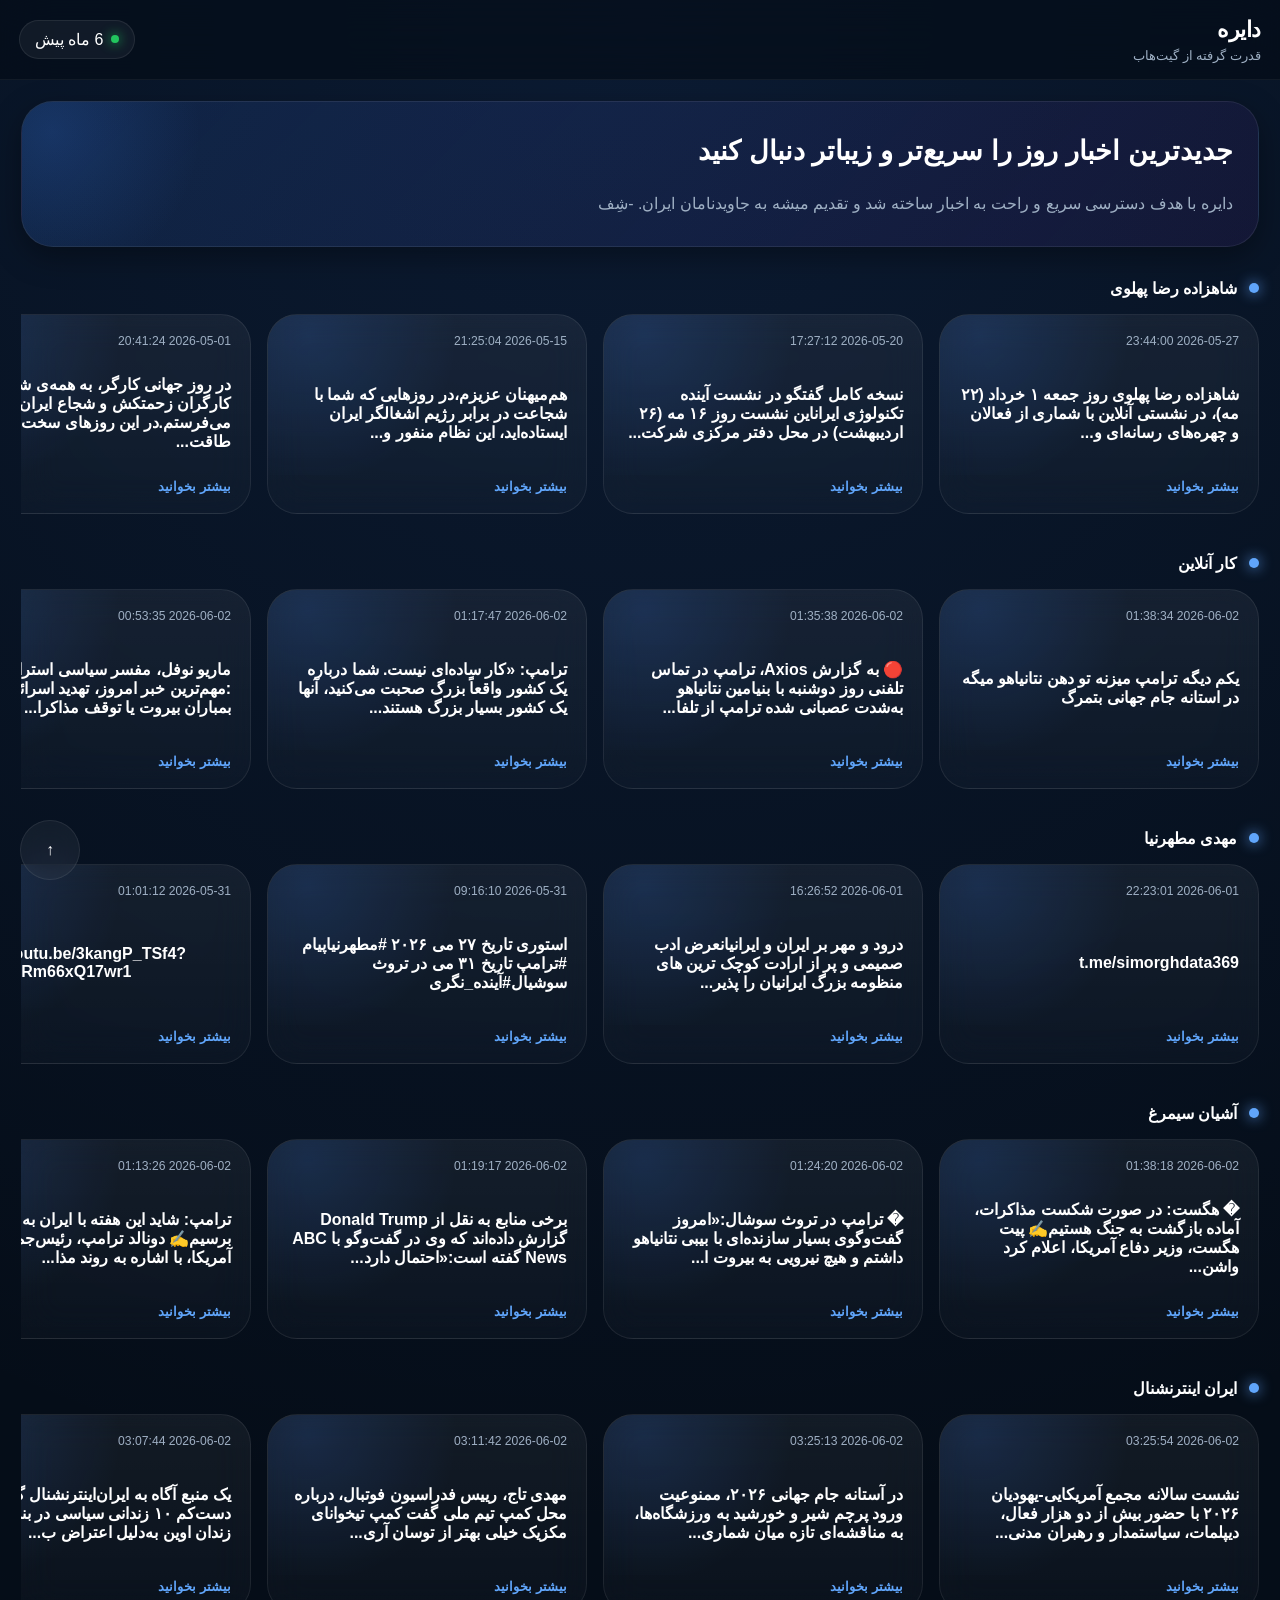
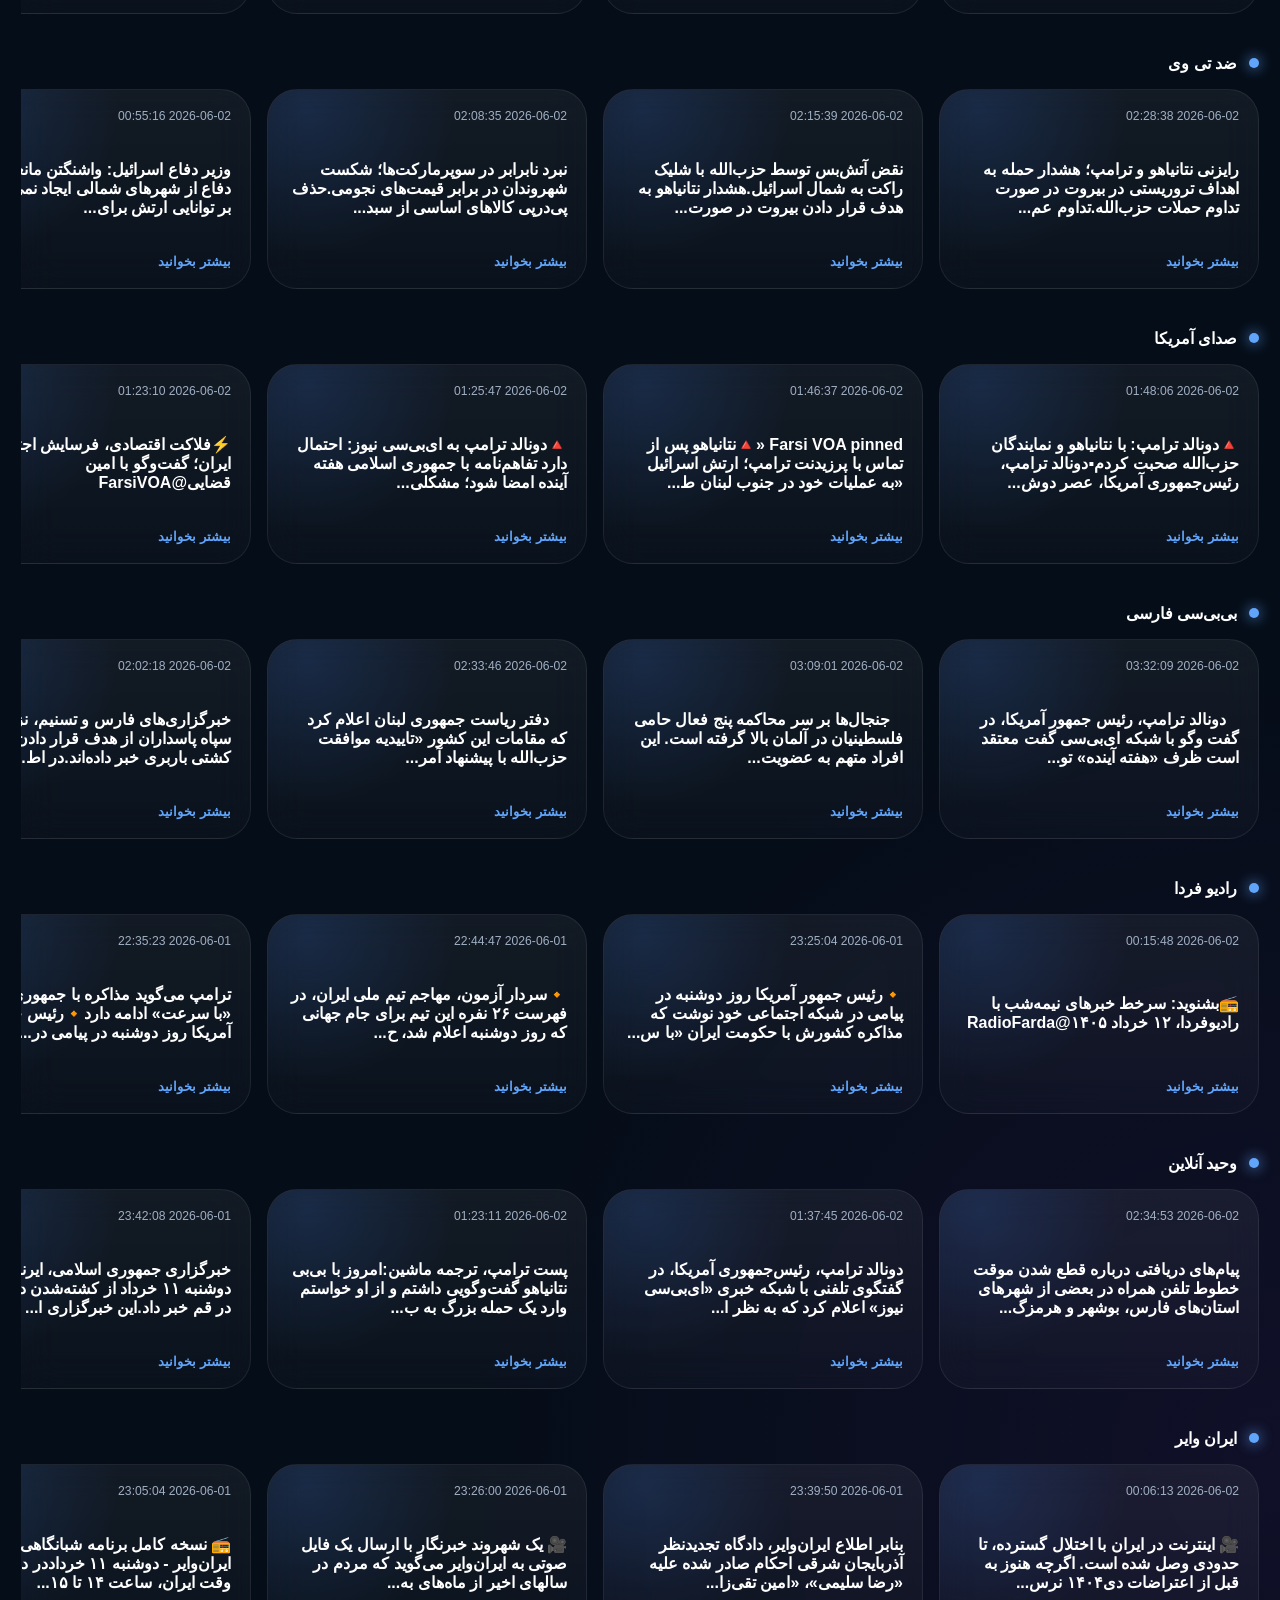
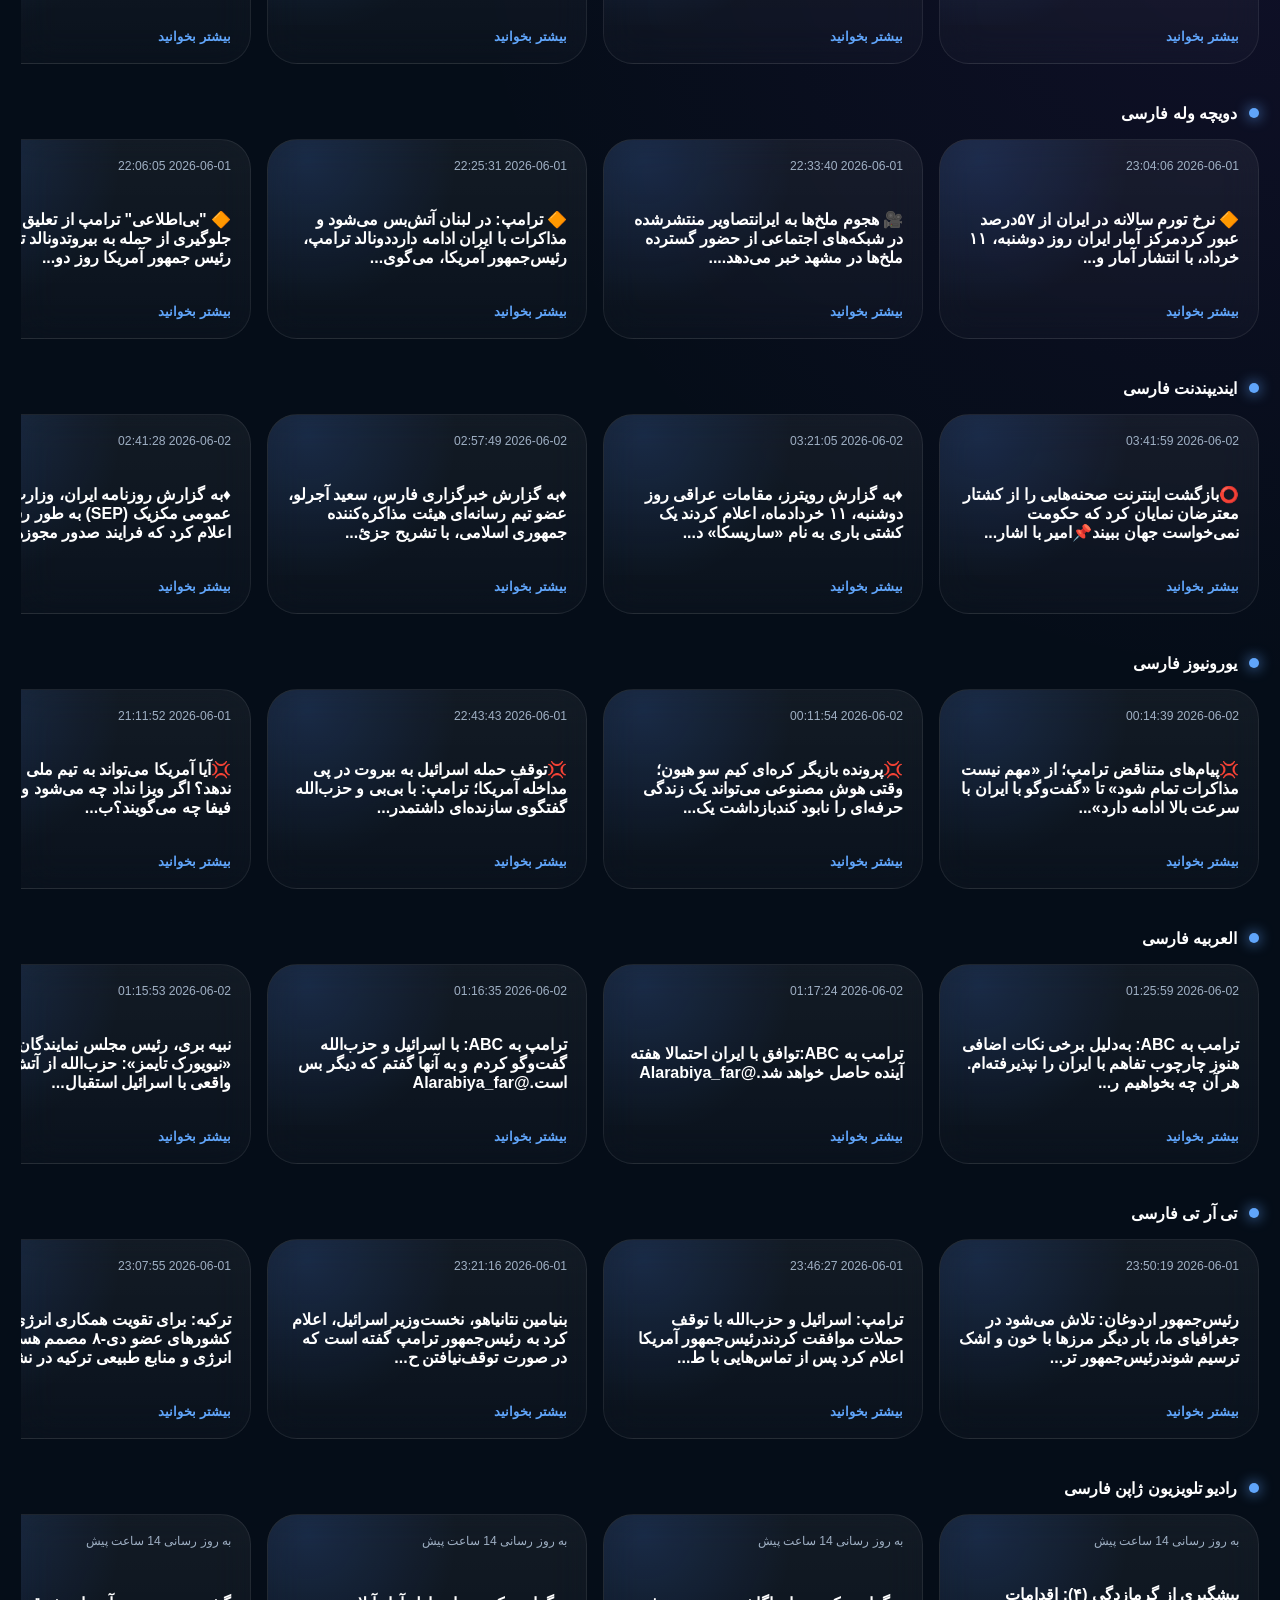
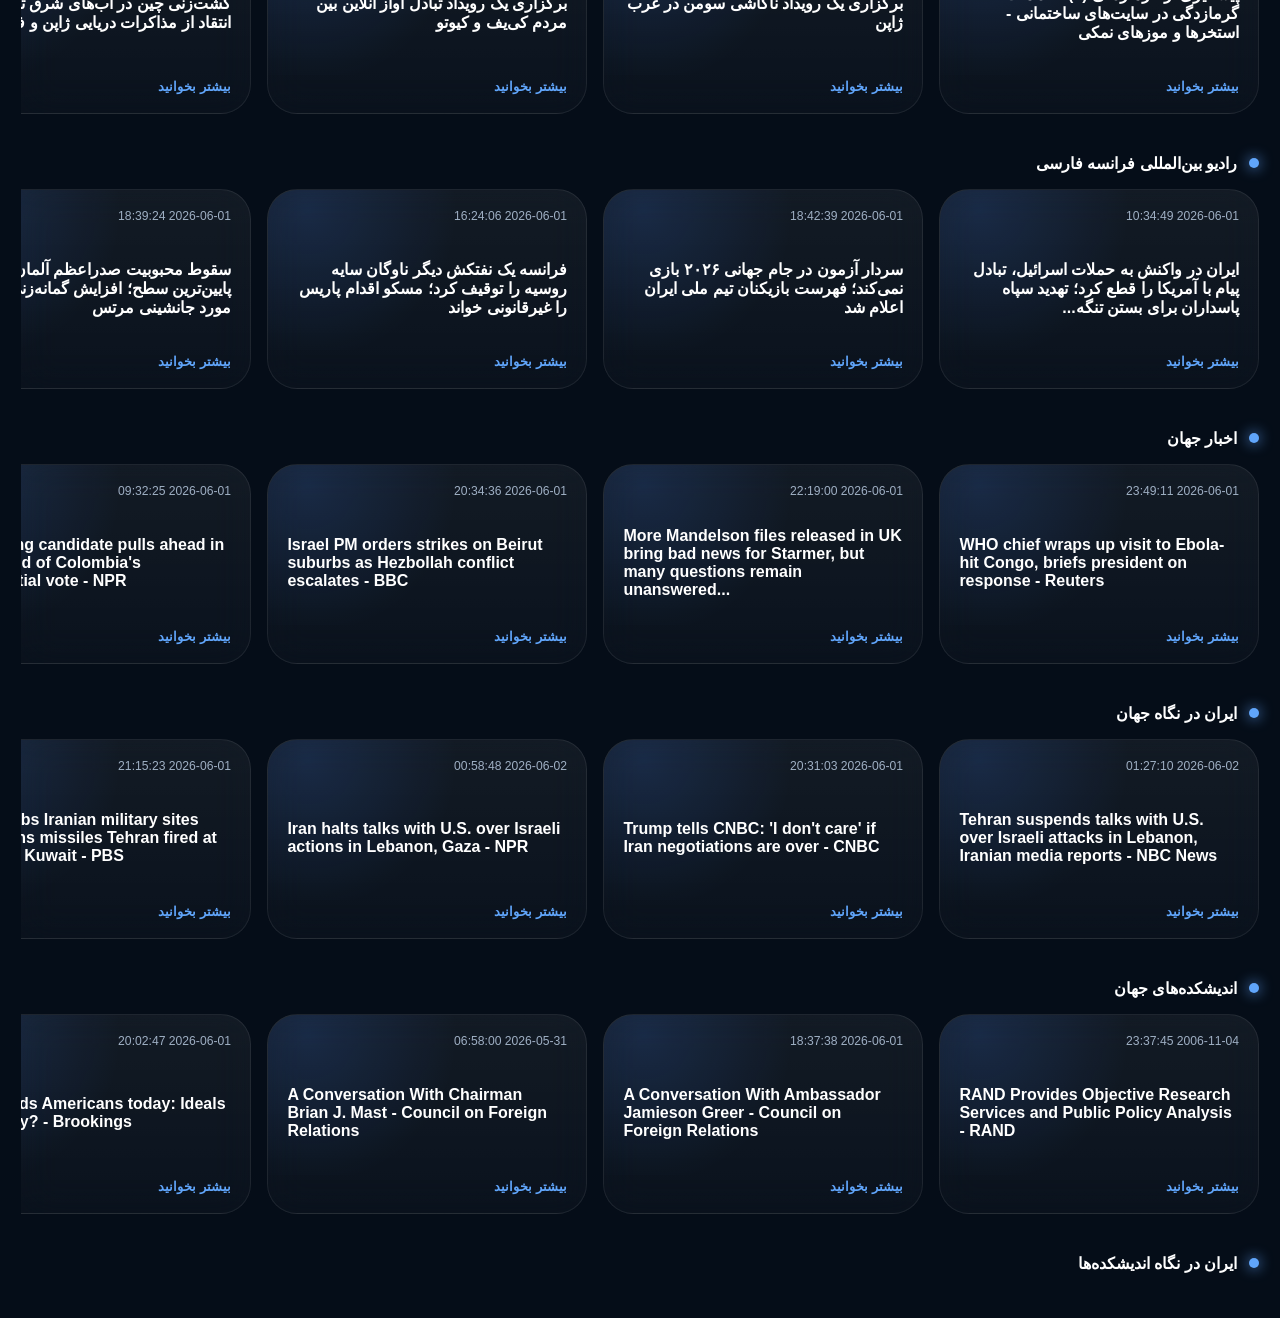
<file: Feeds/view/index.html>
<!DOCTYPE html>

<html lang="fa" dir="auto">

<head>

<meta charset="UTF-8">

<meta
    name="viewport"
    content="width=device-width, initial-scale=1.0"
/>

<title>پلتفرم دایره</title>

<link
    rel="icon"
    type="image/webp"
    href="https://raw.githubusercontent.com/shawnkasaei/news-reader-meli/refs/heads/main/Feeds/view/assets/favicon.webp"
/>

<style>

@font-face {
    font-family: Peyda;

    src:
        url('https://raw.githubusercontent.com/shawnkasaei/news-reader-meli/refs/heads/main/Feeds/view/assets/fonts/Peyda-Regular.ttf')
        format('truetype');

    font-weight: 400;
}

@font-face {
    font-family: Peyda;

    src:
        url('https://raw.githubusercontent.com/shawnkasaei/news-reader-meli/refs/heads/main/Feeds/view/assets/fonts/Peyda-Bold.ttf')
        format('truetype');

    font-weight: 700;
}

@font-face {
    font-family: Peyda;

    src:
        url('https://raw.githubusercontent.com/shawnkasaei/news-reader-meli/refs/heads/main/Feeds/view/assets/fonts/Peyda-Black.ttf')
        format('truetype');

    font-weight: 900;
}

:root {

    --bg-primary: #050d18;

    --bg-secondary: rgba(255,255,255,0.03);

    --bg-card:
        linear-gradient(
            180deg,
            rgba(255,255,255,0.06),
            rgba(255,255,255,0.025)
        );

    --border:
        rgba(255,255,255,0.08);

    --border-hover:
        rgba(59,130,246,0.35);

    --text-primary: #ffffff;

    --text-secondary: #9fb0c4;

    --accent: #60a5fa;

    --shadow:
        0 10px 30px rgba(0,0,0,0.35);

    --modal-bg:
        linear-gradient(
            180deg,
            rgba(15,20,35,0.98),
            rgba(7,11,20,0.98)
        );
}

* {
    margin: 0;
    padding: 0;
    box-sizing: border-box;
}

html {
    scroll-behavior: smooth;
}

body {

    background:
        radial-gradient(
            circle at top,
            rgba(59,130,246,0.12),
            transparent 25%
        ),
        radial-gradient(
            circle at right,
            rgba(147,51,234,0.08),
            transparent 25%
        ),
        var(--bg-primary);

    color: var(--text-primary);

    font-family: Peyda, sans-serif;

    min-height: 100vh;

    overflow-x: hidden;

    -webkit-font-smoothing: antialiased;
}

body.modal-open {
    overflow: hidden;
}

a {
    color: inherit;
    text-decoration: none;
}

::-webkit-scrollbar {
    width: 0;
    height: 0;
}

.app-header {

    position: sticky;

    top: 0;

    z-index: 999;

    backdrop-filter: blur(24px);

    background:
        rgba(5,13,24,0.72);

    border-bottom:
        1px solid rgba(255,255,255,0.05);

    padding:
        1rem
        1.2rem;

}

.header-inner {

    display: flex;

    align-items: center;

    justify-content: space-between;

    gap: 1rem;
}

.header-left {

    display: flex;

    flex-direction: column;

    gap: 0.3rem;
}

.logo-title {

    font-size: 1.4rem;

    font-weight: 900;

    letter-spacing: -0.02em;
}

.logo-subtitle {

    color: var(--text-secondary);

    font-size: 0.82rem;
}

.header-right {

    display: flex;

    align-items: center;

    gap: 0.75rem;
}

.live-badge {

    display: flex;

    align-items: center;

    gap: 0.5rem;

    padding:
        0.55rem
        0.9rem;

    border-radius: 999px;

    background:
        rgba(255,255,255,0.05);

    border:
        1px solid rgba(255,255,255,0.08);

        
    color: var(--text-secondary)

    font-size: 0.6rem;
}

.live-dot {

    width: 8px;
    height: 8px;

    border-radius: 50%;

    background: #22c55e;

    box-shadow:
        0 0 12px #22c55e;
}

.main-layout {

    padding:
        1.3rem;

    display: flex;

    flex-direction: column;

    gap: 2rem;
}

.hero-banner {

    position: relative;

    overflow: hidden;

    padding:
        1.6rem;

    border-radius: 32px;

    background:
        linear-gradient(
            135deg,
            rgba(59,130,246,0.14),
            rgba(147,51,234,0.08)
        );

    border:
        1px solid rgba(255,255,255,0.08);

    box-shadow: var(--shadow);
}

.hero-banner::before {

    content: "";

    position: absolute;

    width: 300px;
    height: 300px;

    top: -120px;
    left: -120px;

    background:
        radial-gradient(
            circle,
            rgba(59,130,246,0.18),
            transparent 70%
        );
}

.hero-title {

    position: relative;

    z-index: 2;

    font-size: 1.7rem;

    font-weight: 900;

    line-height: 1.8;

    margin-bottom: 0.75rem;
}

.hero-description {

    position: relative;

    z-index: 2;

    color: var(--text-secondary);

    line-height: 2;

    max-width: 700px;
}

.feed-section {
    display: flex;
    flex-direction: column;
    gap: 1rem;
}

.feed-header {

    display: flex;

    align-items: center;

    justify-content: space-between;
}

.feed-title-container {

    display: flex;

    align-items: center;

    gap: 0.75rem;
}

.feed-indicator {

    width: 10px;
    height: 10px;

    border-radius: 50%;

    background: var(--accent);

    box-shadow:
        0 0 14px var(--accent);
}

.feed-title {

    font-size: 1rem;

    font-weight: 900;
}

.feed-carousel {

    display: flex;

    gap: 1rem;

    overflow-x: auto;

    scroll-snap-type: x mandatory;

    padding-bottom: 0.5rem;
}

.news-card {

    position: relative;

    flex: 0 0 320px;

    width: 320px;
    height: 200px;

    border-radius: 30px;

    padding: 1.2rem;

    overflow: hidden;

    background: var(--bg-card);

    border:
        1px solid var(--border);

    backdrop-filter: blur(18px);

    scroll-snap-align: start;

    display: flex;

    flex-direction: column;

    justify-content: space-between;

    cursor: pointer;

    transition:
        transform 0.25s ease,
        border 0.25s ease,
        background 0.25s ease;
}

.news-card:hover {

    transform:
        translateY(-6px);

    border:
        1px solid var(--border-hover);

    background:
        linear-gradient(
            180deg,
            rgba(255,255,255,0.08),
            rgba(255,255,255,0.03)
        );
}

.card-background-glow {

    position: absolute;

    width: 320px;
    height: 280px;

    top: -120px;
    left: -120px;

    background:
        radial-gradient(
            circle,
            rgba(59,130,246,0.16),
            transparent 70%
        );
}

.card-top,
.card-content,
.card-bottom {
    position: relative;
    z-index: 3;
}

.card-date {

    color: var(--text-secondary);

    font-size: 0.76rem;
}

.card-content {
    flex: 1;

    display: flex;

    align-items: center;
}

.card-title {

    font-size: 1rem;

    font-weight: 600;

}

.card-bottom {
    display: flex;
    align-items: center;
    justify-content: space-between;
}

.read-more {

    color: var(--accent);

    font-size: 0.82rem;

    font-weight: 700;
}

.modal-overlay {

    position: fixed;

    inset: 0;

    z-index: 5000;

    display: none;

    align-items: center;

    justify-content: center;

    padding: 1rem;

    background:
        rgba(0,0,0,0.7);

    backdrop-filter: blur(10px);
}

.modal-overlay.active {
    display: flex;
}

.news-modal {

    position: relative;

    width: 100%;

    max-width: 900px;

    max-height: 92vh;

    overflow-y: auto;

    border-radius: 34px;

    padding: 2rem;

    background: var(--modal-bg);

    border:
        1px solid rgba(255,255,255,0.08);

    box-shadow:
        0 30px 80px rgba(0,0,0,0.45);

    animation:
        modalShow 0.25s ease;
}

@keyframes modalShow {

    from {
        opacity: 0;
        transform:
            translateY(20px)
            scale(0.98);
    }

    to {
        opacity: 1;
        transform:
            translateY(0)
            scale(1);
    }
}

.modal-close {

    position: absolute;

    top: 1rem;
    left: 1rem;

    width: 48px;
    height: 48px;

    border-radius: 50%;

    border: 0;

    background:
        rgba(255,255,255,0.06);

    color: white;

    font-size: 1.2rem;

    cursor: pointer;

    transition:
        background 0.2s ease;
}

.modal-close:hover {
    background:
        rgba(255,255,255,0.12);
}

.modal-header {
    margin-bottom: 1.5rem;
}

.modal-date {

    color: var(--text-secondary);

    font-size: 0.85rem;

    margin-bottom: 1rem;
}

.modal-title {

    font-weight: 900;

    line-height: 2.4;

    font-size: 1.2rem;
}

.modal-content {

    color: #d7e1ee;

    line-height: 2.4;

    font-size: 1rem;
}

.scroll-top-btn {

    position: fixed;

    bottom: 20px;
    left: 20px;

    width: 60px;
    height: 60px;

    border-radius: 50%;

    z-index: 2000;

    display: flex;

    align-items: center;

    justify-content: center;

    cursor: pointer;

    background:
        rgba(255,255,255,0.05);

    backdrop-filter: blur(18px);

    border:
        1px solid rgba(255,255,255,0.08);

    transition:
        transform 0.2s ease,
        background 0.2s ease;
}

.scroll-top-btn:hover {

    transform:
        translateY(-4px);

    background:
        rgba(255,255,255,0.08);
}

@media (max-width: 768px) {

    .main-layout {
        padding: 1rem;
    }

    .hero-banner {
        border-radius: 26px;
    }

    .hero-title {
        font-size: 1.4rem;
    }

    .news-card {

        flex: 0 0 85vw;

        width: 85vw;

        height: 200px;
    }

    .news-modal {
        padding: 1.5rem;
        border-radius: 28px;
    }
}

</style>

</head>

<body>

<header class="app-header">

    <div class="header-inner">

        <div class="header-left">

            <div class="logo-title">
                دایره
            </div>

            <div class="logo-subtitle">
                قدرت گرفته از گیت‌هاب
            </div>

        </div>

        <div class="header-right">
            <div class="live-badge">
                <div class="live-dot"></div>

                <span id="latest-update" data-time="2026-06-02 03:52:10">
                    در حال بروزرسانی...
                </span>
            </div>
        </div>

    </div>

</header>

<main class="main-layout">

    <section class="hero-banner">

        <div class="hero-title">
            جدیدترین اخبار روز را سریع‌تر و زیباتر دنبال کنید
        </div>

        <div class="hero-description">
            دایره با هدف دسترسی سریع و راحت به اخبار ساخته شد و تقدیم میشه به جاویدنامان ایران. -شِف
        </div>

    </section>

    
<section class="feed-section">

    <div class="feed-header">

        <div class="feed-title-container">

            <div class="feed-indicator"></div>

            <div class="feed-title">
                شاهزاده رضا پهلوی
            </div>

        </div>

    </div>

    <div class="feed-carousel">
        
<article
    class="news-card"
        onclick='openNewsModal(
        `fa`,
        `شاهزاده رضا پهلوی روز جمعه ۱ خرداد (۲۲ مه)، در نشستی آنلاین با شماری از فعالان و چهره‌های رسانه‌ای و...`,
        `شاهزاده رضا پهلوی روز جمعه ۱ خرداد (۲۲ مه)، در نشستی آنلاین با شماری از فعالان و چهره‌های رسانه‌ای و هنری گفتگو کردند. ایشان ضمن شنیدن دیدگاه‌ها و نظرات حاضران، به برخی پرسش‌ها نیز پاسخ دادند. بخش‌های بیشتری از این گفتگو در روزهای آینده منتشر خواهد شد.@OfficialRezaPahlavi`,
        `2026-05-27 23:44:00`,
        `https://t.me/OfficialRezaPahlavi/1835`
    )'
>
    <a style="display: block; position: relative; top: -250px; visibility: hidden;" id="157e1a81af9f"></a>

    <div class="card-background-glow"></div>

    <div class="card-top">

        <div class="card-date">
            2026-05-27 23:44:00
        </div>

    </div>

    <div class="card-content">

        <h2 class="card-title" style="">
            شاهزاده رضا پهلوی روز جمعه ۱ خرداد (۲۲ مه)، در نشستی آنلاین با شماری از فعالان و چهره‌های رسانه‌ای و...
        </h2>

    </div>

    <div class="card-bottom">

        <div class="read-more">
            بیشتر بخوانید
        </div>

    </div>

</article>

<article
    class="news-card"
        onclick='openNewsModal(
        `fa`,
        `نسخه کامل گفتگو در نشست آینده تکنولوژی ایراناین نشست روز ۱۶ مه (۲۶ اردیبهشت) در محل دفتر مرکزی شرکت...`,
        `نسخه کامل گفتگو در نشست آینده تکنولوژی ایراناین نشست روز ۱۶ مه (۲۶ اردیبهشت) در محل دفتر مرکزی شرکت «اوبر» در شهر سان‌فرانسیسکو در ایالت کالیفرنیای آمریکا برگزار شد.@OfficialRezaPahlavi`,
        `2026-05-20 17:27:12`,
        `https://t.me/OfficialRezaPahlavi/1834`
    )'
>
    <a style="display: block; position: relative; top: -250px; visibility: hidden;" id="2c7325196214"></a>

    <div class="card-background-glow"></div>

    <div class="card-top">

        <div class="card-date">
            2026-05-20 17:27:12
        </div>

    </div>

    <div class="card-content">

        <h2 class="card-title" style="">
            نسخه کامل گفتگو در نشست آینده تکنولوژی ایراناین نشست روز ۱۶ مه (۲۶ اردیبهشت) در محل دفتر مرکزی شرکت...
        </h2>

    </div>

    <div class="card-bottom">

        <div class="read-more">
            بیشتر بخوانید
        </div>

    </div>

</article>

<article
    class="news-card"
        onclick='openNewsModal(
        `fa`,
        `هم‌میهنان عزیزم،در روزهایی که شما با شجاعت در برابر رژیم اشغالگر ایران ایستاده‌اید، این نظام منفور و...`,
        `هم‌میهنان عزیزم،در روزهایی که شما با شجاعت در برابر رژیم اشغالگر ایران ایستاده‌اید، این نظام منفور و منزوی، همچنان به تجاوز به جان و مال مردم ادامه می‌دهد تا سرنگونی حتمی خود را اندکی به تعویق اندازد. در چنین شرایطی، وظیفه خود می‌دانم که تصویر عدالت در فردای ایران را برای کسانی که با جنایتکاران همکاری کنند، روشن‌تر ترسیم کنم.در این راستا، از «کمیته‌ تدوین مقررات عدالت انتقالی ایران» خواستم درباره‌ دو موضوع مهم، نظر مشورتی خود را ارائه کند: نخست، موضوع مسئولیت کیفری افرادی که با ساختارهای سرکوبگر جمهوری اسلامی همکاری می‌کنند؛ و دوم، موضوع مصادره‌ اموال معترضان و خانواده‌های آنان.این کمیته اکنون نخستین نظر مشورتی خود را صادر کرده و پیام آن روشن است: این اقدامات، همکاری‌های ساده یا بی‌اهمیت نیستند؛ بلکه «یاری‌رسانی به جنایت علیه بشریت» محسوب می‌شوند. هیچ مقام، هیچ دستور و هیچ بهانه‌ای نمی‌تواند مسئولیت کیفری فردی را از میان ببرد. بنابراین، هر فردی که آگاهانه و داوطلبانه با ساختارهای سرکوبگر رژیم همکاری کند، چه در داخل و چه در خارج از ایران، باید بداند که در معرض مسئولیت کیفری قرار خواهد گرفت:خواه این همکاری از نوع گزارش‌دهی یا خبرچینی باشد؛خواه از نوع مشارکت در ایست‌های بازرسی‌ باشد؛خواه از نوع به‌کارگیری کودکان و نوجوانان در سرکوب معترضان باشد؛و خواه از نوع تحصیل، انتقال یا خرید و فروش اموالی باشد که در جریان سرکوب از معترضان و خانواده‌های آنان مصادره شده‌ است.از این رو، نه‌تنها افرادی که در صدور دستور، اجرای آن، یا تسهیل این مصادره‌ها نقش دارند در معرض مسئولیت قرار خواهند گرفت، بلکه کسانی که آگاهانه و داوطلبانه به خرید و فروش این اموال می‌پردازند نیز باید پاسخگو باشند. این مسئولیت، استفاده از اموال یا دارایی‌های آنان برای جبران خسارت واردشده به مالکان اصلی را نیز شامل می‌‌شود.بنابراین، به همه‌ کسانی که امروز در صدد همکاری با دستگاه سرکوب رژیم هستند هشدار می‌دهم: پیش از آن‌که دست به اقدامی بزنید که به مردم ایران آسیب جانی، مالی و یا اجتماعی برساند، به آینده‌ خود و خانواده‌تان بیندیشید. به آن روز بیندیشید که ایران آزاد خواهد شد؛ روزی که حقیقت پنهان نخواهد ماند؛ روزی که اسامی آشکار خواهد شد؛ روزی که هیچ متجاوز و جنایتکاری از پاسخ‌گویی در برابر قانون در امان نخواهد ماند.آن روز، ملت ایران حکومتی خواهد داشت که حقوق ایرانیان را محترم می‌دارد و ایران را به سرزمینی آزاد و آباد بدل می‌کند.پاینده ایران،رضا پهلوی-----------------------------متن کامل نظر مشورتی «کمیته‌ تدوین مقررات عدالت انتقالی ایران»:https://iranopasmigirim.com/fa/transitional-justice@OfficialRezaPahlavi`,
        `2026-05-15 21:25:04`,
        `https://t.me/OfficialRezaPahlavi/1833`
    )'
>
    <a style="display: block; position: relative; top: -250px; visibility: hidden;" id="df2646789327"></a>

    <div class="card-background-glow"></div>

    <div class="card-top">

        <div class="card-date">
            2026-05-15 21:25:04
        </div>

    </div>

    <div class="card-content">

        <h2 class="card-title" style="">
            هم‌میهنان عزیزم،در روزهایی که شما با شجاعت در برابر رژیم اشغالگر ایران ایستاده‌اید، این نظام منفور و...
        </h2>

    </div>

    <div class="card-bottom">

        <div class="read-more">
            بیشتر بخوانید
        </div>

    </div>

</article>

<article
    class="news-card"
        onclick='openNewsModal(
        `fa`,
        `در روز جهانی کارگر، به همه‌ی شما کارگران زحمتکش و شجاع ایران درود می‌فرستم.در این روزهای سخت و طاقت‌...`,
        `در روز جهانی کارگر، به همه‌ی شما کارگران زحمتکش و شجاع ایران درود می‌فرستم.در این روزهای سخت و طاقت‌فرسا -حاصل عملکرد ویرانگر چهل‌وهفت‌ساله‌ی جمهوری اسلامی- در کنار شما ایستاده‌ام. می‌دانم که شما کارگران و زحمت‌کشان، همچون اکثر هم‌میهنان، زیر فشار سنگین اقتصادی و تنگنای معیشتی هستید؛ سفره‌های‌تان هر روز کوچک‌تر و خالی‌تر می‌شود، در حالی که جمهوری اسلامی ثروت ملی ما را صرف جنگ‌افروزی و حمایت از گروه‌های تروریستی می‌کند.این وضعیت شایسته‌ی کارگر و شهروند ایرانی نیست؛ و با سرنگونی این رژیم و به ثمر نشستن جان‌فشانی‌ها و خون پاک ده‌ها هزار جان‌فدای راه آزادی ایران، پایان خواهد یافت.رسیدن به این هدف، به مشارکت تک‌تک ما نیاز دارد. در هر لحظه و هر قدم، از خود بپرسیم: آیا این اقدام بر عمر رژیم می‌افزاید یا اینکه به پیروزی انقلاب شیروخورشید کمک می‌کند؟ هر اقدام، هرچند کوچک، در از کار انداختن دستگاه سرکوب رژیم، در تعیین سرنوشت یک ملت بزرگ و تاریخی موثر است.از آموزه‌های زرتشت تا دوران پرافتخار هخامنشیان، جایگاه کار و کارگر، به عنوان یکی از اصلی‌ترین بازوان توسعه، آبادانی و رفاه، همواره در تاریخ و فرهنگ ایرانی گرامی و ارجمند بوده است. داریوش بزرگ بیش از ۲۵۰۰ سال پیش شخصا به امور کارگران و کارمندان زن و مرد شاغل در تخت‌جمشید رسیدگی می‌کرد و دستور پرداخت مستقیم حق و حقوق‌شان را می‌داد. در دوران معاصر نیز شاهد بازیابی این فرهنگ کهن بودیم. پدربزرگ و پدرم همواره توجه ویژه‌ای به کار و کارگران داشتند. در زمان پدرم با انقلاب سفید شاه و ملت، رفاه و معیشت کارگران در کانون توجه قرار گرفت: از سهیم کردن کارگران در سود کارخانه‌ها، تا تسهیل خرید مسکن، و ایجاد امکانات آموزشی، رفاهی و ورزشی برای کارگران و خانواده‌هایشان.موضوع توسعه‌ی اقتصادی و صنعتی، کار و کارآفرینی با محوریت رفاه، آسایش و زندگی شرافتمندانه‌ی کارگران، برای من نیز اهمیتی ویژه و اساسی دارد. از این‌رو، تیم من در پروژه‌ی شکوفایی ایران، به‌طور کامل و هدفمند بر این موضوع متمرکز شده و ایده‌ها و راهکارهای متناسب با شرایط ایران را به‌صورت دقیق مطالعه، بررسی و ارائه کرده است.باور دارم که با قرار گرفتن دوباره ایران بر ریل ترقی و‌ توسعه، و بازگشت رونق و آبادانی، کارگران کشور و خانواده‌های شریف آنان بار دیگر از احترام، رفاه، و کرامتی که شایسته همه ایرانیان است برخوردار خواهند شد.پاینده ایران،رضا پهلوی@OfficialRezaPahlavi`,
        `2026-05-01 20:41:24`,
        `https://t.me/OfficialRezaPahlavi/1828`
    )'
>
    <a style="display: block; position: relative; top: -250px; visibility: hidden;" id="adf734bd2742"></a>

    <div class="card-background-glow"></div>

    <div class="card-top">

        <div class="card-date">
            2026-05-01 20:41:24
        </div>

    </div>

    <div class="card-content">

        <h2 class="card-title" style="">
            در روز جهانی کارگر، به همه‌ی شما کارگران زحمتکش و شجاع ایران درود می‌فرستم.در این روزهای سخت و طاقت‌...
        </h2>

    </div>

    <div class="card-bottom">

        <div class="read-more">
            بیشتر بخوانید
        </div>

    </div>

</article>

<article
    class="news-card"
        onclick='openNewsModal(
        `fa`,
        `ساختار رژیم را هدف بگیرید و فشار بر آن را ادامه دهید تا مردم فرصت بازگشت به خیابان‌ها را به دست آورن...`,
        `ساختار رژیم را هدف بگیرید و فشار بر آن را ادامه دهید تا مردم فرصت بازگشت به خیابان‌ها را به دست آورند.مصاحبه با شان هنیتی در فاکس‌نیوز، با زیرنویس فارسی۲۸ آوریل ۲۰۲۶ (۸ اردیبهشت ۱۴۰۵/۲۵۸۵)@OfficialRezaPahlavi`,
        `2026-04-30 19:37:49`,
        `https://t.me/OfficialRezaPahlavi/1827`
    )'
>
    <a style="display: block; position: relative; top: -250px; visibility: hidden;" id="e007124f65b4"></a>

    <div class="card-background-glow"></div>

    <div class="card-top">

        <div class="card-date">
            2026-04-30 19:37:49
        </div>

    </div>

    <div class="card-content">

        <h2 class="card-title" style="">
            ساختار رژیم را هدف بگیرید و فشار بر آن را ادامه دهید تا مردم فرصت بازگشت به خیابان‌ها را به دست آورن...
        </h2>

    </div>

    <div class="card-bottom">

        <div class="read-more">
            بیشتر بخوانید
        </div>

    </div>

</article>

<article
    class="news-card"
        onclick='openNewsModal(
        `fa`,
        `سخنرانی در کنفرانس مطبوعاتی فدرال آلمانبرلین - ۳ اردیبهشت ۱۴۰۵/۲۵۸۵Remarks at the Federal Press Conf...`,
        `سخنرانی در کنفرانس مطبوعاتی فدرال آلمانبرلین - ۳ اردیبهشت ۱۴۰۵/۲۵۸۵Remarks at the Federal Press Conference (Bundespressekonferenz)Berlin – April 23, 2026@OfficialRezaPahlavi`,
        `2026-04-27 22:37:05`,
        `https://t.me/OfficialRezaPahlavi/1826`
    )'
>
    <a style="display: block; position: relative; top: -250px; visibility: hidden;" id="9343374cc681"></a>

    <div class="card-background-glow"></div>

    <div class="card-top">

        <div class="card-date">
            2026-04-27 22:37:05
        </div>

    </div>

    <div class="card-content">

        <h2 class="card-title" style="">
            سخنرانی در کنفرانس مطبوعاتی فدرال آلمانبرلین - ۳ اردیبهشت ۱۴۰۵/۲۵۸۵Remarks at the Federal Press Conf...
        </h2>

    </div>

    <div class="card-bottom">

        <div class="read-more">
            بیشتر بخوانید
        </div>

    </div>

</article>

<article
    class="news-card"
        onclick='openNewsModal(
        `fa`,
        `در چند هفته اخیر در سفر به دور اروپا با اعضای پارلمان‌ها، دولت‌ها و رسانه‌ها گفت‌وگو کرده‌ام.سفر من...`,
        `در چند هفته اخیر در سفر به دور اروپا با اعضای پارلمان‌ها، دولت‌ها و رسانه‌ها گفت‌وگو کرده‌ام.سفر من یک هدف داشت: این که صدای میلیون‌ها ایرانی باشم که تحت سلطه جمهوری اسلامی، ترورهای آن و قطع اینترنت، گروگان گرفته شده‌اند؛ میلیون‌ها ایرانی که صدایشان خاموش شده است. اما اکنون با اطمینان می‌توانم بگویم این سکوت، این سانسور، نه‌تنها توسط رژیم در ایران، بلکه توسط رسانه‌های بین‌المللی و به‌ویژه اروپایی انجام می‌شود.بنابراین، می‌خواهم به طور مستقیم با مردم اروپا صحبت کنم.I have spent the past several weeks traveling across Europe, speaking to members of parliaments, governments, and the press. My visit had one objective: to give a voice to the millions of Iranians held hostage by the Islamic Republic, its terror, and its Internet blackout. The millions of Iranians who have been silenced. But I can now say with confidence that that silencing, that censorship, is not just happening at the hands of the regime in Iran, but by the international, and particularly the European, media. So I want to speak directly to the people of Europe.@OfficialRezaPahlavi`,
        `2026-04-24 21:13:41`,
        `https://t.me/OfficialRezaPahlavi/1825`
    )'
>
    <a style="display: block; position: relative; top: -250px; visibility: hidden;" id="ba3c5bd81091"></a>

    <div class="card-background-glow"></div>

    <div class="card-top">

        <div class="card-date">
            2026-04-24 21:13:41
        </div>

    </div>

    <div class="card-content">

        <h2 class="card-title" style="">
            در چند هفته اخیر در سفر به دور اروپا با اعضای پارلمان‌ها، دولت‌ها و رسانه‌ها گفت‌وگو کرده‌ام.سفر من...
        </h2>

    </div>

    <div class="card-bottom">

        <div class="read-more">
            بیشتر بخوانید
        </div>

    </div>

</article>

<article
    class="news-card"
        onclick='openNewsModal(
        `fa`,
        `گفتگو با برنامه پورتا پورتا، شبکه رای-۱ ایتالیابا زیرنویس فارسیآوریل ۲۰۲۶ (فروردین ۱۴۰۵/۲۵۸۵)@Offici...`,
        `گفتگو با برنامه پورتا پورتا، شبکه رای-۱ ایتالیابا زیرنویس فارسیآوریل ۲۰۲۶ (فروردین ۱۴۰۵/۲۵۸۵)@OfficialRezaPahlavihttps://youtu.be/DYnFKU782n8`,
        `2026-04-19 14:03:02`,
        `https://t.me/OfficialRezaPahlavi/1824`
    )'
>
    <a style="display: block; position: relative; top: -250px; visibility: hidden;" id="789ad06139c9"></a>

    <div class="card-background-glow"></div>

    <div class="card-top">

        <div class="card-date">
            2026-04-19 14:03:02
        </div>

    </div>

    <div class="card-content">

        <h2 class="card-title" style="">
            گفتگو با برنامه پورتا پورتا، شبکه رای-۱ ایتالیابا زیرنویس فارسیآوریل ۲۰۲۶ (فروردین ۱۴۰۵/۲۵۸۵)@Offici...
        </h2>

    </div>

    <div class="card-bottom">

        <div class="read-more">
            بیشتر بخوانید
        </div>

    </div>

</article>

<article
    class="news-card"
        onclick='openNewsModal(
        `fa`,
        `در جریان سفر به ایتالیا با شماری از سناتورها و نمایندگان مجلس این کشور از احزاب مختلف دیدار و درباره...`,
        `در جریان سفر به ایتالیا با شماری از سناتورها و نمایندگان مجلس این کشور از احزاب مختلف دیدار و درباره جنگ جمهوری اسلامی علیه ملت ایران، و مسئولیت اخلاقی ایتالیا و اروپا بر پشتیبانی از انقلاب ملی ایرانیان با هدف پایان دادن به جمهوری اسلامی و رسیدن به آزادی و دموکراسی گفتگو کردیم.من در این دیدارها بر لزوم فشار دیپلماتیک بر جمهوری اسلامی برای برقراری اینترنت، آزادی زندانیان سیاسی، و توقف فوری اعدام‌ها تاکید کردم.ازجمله این دیدارها، دیدار با سناتور مائوریتزیو گاسپاری، رئیس کمیته امور خارجی و دفاع سنای ایتالیا بود.@OfficialRezaPahlavi`,
        `2026-04-18 16:19:50`,
        `https://t.me/OfficialRezaPahlavi/1816`
    )'
>
    <a style="display: block; position: relative; top: -250px; visibility: hidden;" id="8f0e9d585d0e"></a>

    <div class="card-background-glow"></div>

    <div class="card-top">

        <div class="card-date">
            2026-04-18 16:19:50
        </div>

    </div>

    <div class="card-content">

        <h2 class="card-title" style="">
            در جریان سفر به ایتالیا با شماری از سناتورها و نمایندگان مجلس این کشور از احزاب مختلف دیدار و درباره...
        </h2>

    </div>

    <div class="card-bottom">

        <div class="read-more">
            بیشتر بخوانید
        </div>

    </div>

</article>

    </div>

</section>

<section class="feed-section">

    <div class="feed-header">

        <div class="feed-title-container">

            <div class="feed-indicator"></div>

            <div class="feed-title">
                کار آنلاین
            </div>

        </div>

    </div>

    <div class="feed-carousel">
        
<article
    class="news-card"
        onclick='openNewsModal(
        `fa`,
        `یکم دیگه ترامپ میزنه تو دهن نتانیاهو میگه در استانه جام جهانی بتمرگ`,
        `یکم دیگه ترامپ میزنه تو دهن نتانیاهو میگه در استانه جام جهانی بتمرگ`,
        `2026-06-02 01:38:34`,
        `https://t.me/caronline/63064`
    )'
>
    <a style="display: block; position: relative; top: -250px; visibility: hidden;" id="49496026bea0"></a>

    <div class="card-background-glow"></div>

    <div class="card-top">

        <div class="card-date">
            2026-06-02 01:38:34
        </div>

    </div>

    <div class="card-content">

        <h2 class="card-title" style="">
            یکم دیگه ترامپ میزنه تو دهن نتانیاهو میگه در استانه جام جهانی بتمرگ
        </h2>

    </div>

    <div class="card-bottom">

        <div class="read-more">
            بیشتر بخوانید
        </div>

    </div>

</article>

<article
    class="news-card"
        onclick='openNewsModal(
        `fa`,
        `🔴 به گزارش Axios، ترامپ در تماس تلفنی روز دوشنبه با بنیامین نتانیاهو به‌شدت عصبانی شده ترامپ از تلفا...`,
        `🔴 به گزارش Axios، ترامپ در تماس تلفنی روز دوشنبه با بنیامین نتانیاهو به‌شدت عصبانی شده ترامپ از تلفات غیرنظامیان و تهدید اسرائیل به حمله به بیروت خشمگین بوده و به نتانیاهو هشدار داده که هرگونه تشدید بیشتر تنش‌ها، انزوای بین‌المللی اسرائیل را عمیق‌تر کرده و مذاکرات با ایران را به خطر خواهد انداخت. بر.طبق ادعای منابع آگاه، ترامپ به نتانیاهو گفته است: «تو دیوانه شده‌ای. اگر من نبودم الان در زندان بودی. من دارم نجاتت می‌دهم. الان همه از تو متنفرند. به خاطر این اتفاقات، همه از اسرائیل متنفر شده‌اند.» یک منبع دیگر نیز مدعی شده ترامپ فریاد زده است:«داری چه غلطی می‌کنی؟»What the Fuck are you doing?و نتانیاهو را متهم کرده که تلاش‌های دیپلماتیک را تضعیف می‌کند.یکی از مقام‌های آمریکایی این تماس را «یکی از بدترین تماس‌ها میان این دو رهبر از زمان بازگشت ترامپ به کاخ سفید» توصیف کرده است`,
        `2026-06-02 01:35:38`,
        `https://t.me/caronline/63063`
    )'
>
    <a style="display: block; position: relative; top: -250px; visibility: hidden;" id="429b0c42ab86"></a>

    <div class="card-background-glow"></div>

    <div class="card-top">

        <div class="card-date">
            2026-06-02 01:35:38
        </div>

    </div>

    <div class="card-content">

        <h2 class="card-title" style="">
            🔴 به گزارش Axios، ترامپ در تماس تلفنی روز دوشنبه با بنیامین نتانیاهو به‌شدت عصبانی شده ترامپ از تلفا...
        </h2>

    </div>

    <div class="card-bottom">

        <div class="read-more">
            بیشتر بخوانید
        </div>

    </div>

</article>

<article
    class="news-card"
        onclick='openNewsModal(
        `fa`,
        `ترامپ: «کار ساده‌ای نیست. شما درباره یک کشور واقعاً بزرگ صحبت می‌کنید، آنها یک کشور بسیار بزرگ هستند...`,
        `ترامپ: «کار ساده‌ای نیست. شما درباره یک کشور واقعاً بزرگ صحبت می‌کنید، آنها یک کشور بسیار بزرگ هستند که می‌خواهد توافق کند. خصومت فوق‌العاده‌ای وجود دارد، واقعاً.»`,
        `2026-06-02 01:17:47`,
        `https://t.me/caronline/63061`
    )'
>
    <a style="display: block; position: relative; top: -250px; visibility: hidden;" id="c984e5b91567"></a>

    <div class="card-background-glow"></div>

    <div class="card-top">

        <div class="card-date">
            2026-06-02 01:17:47
        </div>

    </div>

    <div class="card-content">

        <h2 class="card-title" style="">
            ترامپ: «کار ساده‌ای نیست. شما درباره یک کشور واقعاً بزرگ صحبت می‌کنید، آنها یک کشور بسیار بزرگ هستند...
        </h2>

    </div>

    <div class="card-bottom">

        <div class="read-more">
            بیشتر بخوانید
        </div>

    </div>

</article>

<article
    class="news-card"
        onclick='openNewsModal(
        `fa`,
        `ماريو نوفل، مفسر سیاسی استرالیایی :مهم‌ترین خبر امروز، تهدید اسرائیل به بمباران بیروت یا توقف مذاکرا...`,
        `ماريو نوفل، مفسر سیاسی استرالیایی :مهم‌ترین خبر امروز، تهدید اسرائیل به بمباران بیروت یا توقف مذاکرات از سوی ایران نیست. مهم‌ترین خبر این است که ایران تهدید کرده درصورت بمباران بیروت، اسرائیل را هدف قرار خواهد داداین، نمایی از «نظم نوین» در خاورمیانه است`,
        `2026-06-02 00:53:35`,
        `https://t.me/caronline/63060`
    )'
>
    <a style="display: block; position: relative; top: -250px; visibility: hidden;" id="943bc751b3c0"></a>

    <div class="card-background-glow"></div>

    <div class="card-top">

        <div class="card-date">
            2026-06-02 00:53:35
        </div>

    </div>

    <div class="card-content">

        <h2 class="card-title" style="">
            ماريو نوفل، مفسر سیاسی استرالیایی :مهم‌ترین خبر امروز، تهدید اسرائیل به بمباران بیروت یا توقف مذاکرا...
        </h2>

    </div>

    <div class="card-bottom">

        <div class="read-more">
            بیشتر بخوانید
        </div>

    </div>

</article>

<article
    class="news-card"
        onclick='openNewsModal(
        `fa`,
        `نبیه بری رئیس مجلس لبنان : تأکید می‌کنیم که لبنان هرگز مواضع مثبت ایران را در این دوره حساس فراموش ن...`,
        `نبیه بری رئیس مجلس لبنان : تأکید می‌کنیم که لبنان هرگز مواضع مثبت ایران را در این دوره حساس فراموش نخواهد کرد.`,
        `2026-06-02 00:50:07`,
        `https://t.me/caronline/63059`
    )'
>
    <a style="display: block; position: relative; top: -250px; visibility: hidden;" id="2fc92d943ee1"></a>

    <div class="card-background-glow"></div>

    <div class="card-top">

        <div class="card-date">
            2026-06-02 00:50:07
        </div>

    </div>

    <div class="card-content">

        <h2 class="card-title" style="">
            نبیه بری رئیس مجلس لبنان : تأکید می‌کنیم که لبنان هرگز مواضع مثبت ایران را در این دوره حساس فراموش ن...
        </h2>

    </div>

    <div class="card-bottom">

        <div class="read-more">
            بیشتر بخوانید
        </div>

    </div>

</article>

<article
    class="news-card"
        onclick='openNewsModal(
        `fa`,
        `معاریو به نقل از یک مقام نظامی: نمی‌دانیم ایران چگونه فرمول آتش‌بس را به ترامپ تحمیل کرد و او نیز آن...`,
        `معاریو به نقل از یک مقام نظامی: نمی‌دانیم ایران چگونه فرمول آتش‌بس را به ترامپ تحمیل کرد و او نیز آن را به ما تحمیل کرد`,
        `2026-06-02 00:30:49`,
        `https://t.me/caronline/63057`
    )'
>
    <a style="display: block; position: relative; top: -250px; visibility: hidden;" id="6d7fe7b7788f"></a>

    <div class="card-background-glow"></div>

    <div class="card-top">

        <div class="card-date">
            2026-06-02 00:30:49
        </div>

    </div>

    <div class="card-content">

        <h2 class="card-title" style="">
            معاریو به نقل از یک مقام نظامی: نمی‌دانیم ایران چگونه فرمول آتش‌بس را به ترامپ تحمیل کرد و او نیز آن...
        </h2>

    </div>

    <div class="card-bottom">

        <div class="read-more">
            بیشتر بخوانید
        </div>

    </div>

</article>

<article
    class="news-card"
        onclick='openNewsModal(
        `fa`,
        `🚨 سپاه: در پی حمله متجاوزانه ارتش تروریستی و کودک کش امریکا به کشتی ایرانی &quot; لیان استار&quot; در محدوده د...`,
        `🚨 سپاه: در پی حمله متجاوزانه ارتش تروریستی و کودک کش امریکا به کشتی ایرانی &quot; لیان استار&quot; در محدوده دریای عمان نیروی دریایی سپاه طی یک عملیات مقابله به مثل، کشتی &quot;msc. sariska&quot; با مالکیت دشمن امریکایی صهیونی را با موشک کروز مورد هدف قرار داد`,
        `2026-06-02 00:02:07`,
        `https://t.me/caronline/63056`
    )'
>
    <a style="display: block; position: relative; top: -250px; visibility: hidden;" id="983aba141556"></a>

    <div class="card-background-glow"></div>

    <div class="card-top">

        <div class="card-date">
            2026-06-02 00:02:07
        </div>

    </div>

    <div class="card-content">

        <h2 class="card-title" style="">
            🚨 سپاه: در پی حمله متجاوزانه ارتش تروریستی و کودک کش امریکا به کشتی ایرانی &quot; لیان استار&quot; در محدوده د...
        </h2>

    </div>

    <div class="card-bottom">

        <div class="read-more">
            بیشتر بخوانید
        </div>

    </div>

</article>

<article
    class="news-card"
        onclick='openNewsModal(
        `fa`,
        `حماس همبه پهپاد فیبر نوری تجهیز شده`,
        `حماس همبه پهپاد فیبر نوری تجهیز شده`,
        `2026-06-01 23:50:25`,
        `https://t.me/caronline/63055`
    )'
>
    <a style="display: block; position: relative; top: -250px; visibility: hidden;" id="5dc6f242150e"></a>

    <div class="card-background-glow"></div>

    <div class="card-top">

        <div class="card-date">
            2026-06-01 23:50:25
        </div>

    </div>

    <div class="card-content">

        <h2 class="card-title" style="">
            حماس همبه پهپاد فیبر نوری تجهیز شده
        </h2>

    </div>

    <div class="card-bottom">

        <div class="read-more">
            بیشتر بخوانید
        </div>

    </div>

</article>

<article
    class="news-card"
        onclick='openNewsModal(
        `fa`,
        `عزیزانایران پادگان ها و شهرک های نظامی خود را تخلیه کرده و اماده درگیری شده است`,
        `عزیزانایران پادگان ها و شهرک های نظامی خود را تخلیه کرده و اماده درگیری شده است`,
        `2026-06-01 23:36:50`,
        `https://t.me/caronline/63054`
    )'
>
    <a style="display: block; position: relative; top: -250px; visibility: hidden;" id="f43bbaec2fc2"></a>

    <div class="card-background-glow"></div>

    <div class="card-top">

        <div class="card-date">
            2026-06-01 23:36:50
        </div>

    </div>

    <div class="card-content">

        <h2 class="card-title" style="">
            عزیزانایران پادگان ها و شهرک های نظامی خود را تخلیه کرده و اماده درگیری شده است
        </h2>

    </div>

    <div class="card-bottom">

        <div class="read-more">
            بیشتر بخوانید
        </div>

    </div>

</article>

    </div>

</section>

<section class="feed-section">

    <div class="feed-header">

        <div class="feed-title-container">

            <div class="feed-indicator"></div>

            <div class="feed-title">
                مهدی مطهرنیا
            </div>

        </div>

    </div>

    <div class="feed-carousel">
        
<article
    class="news-card"
        onclick='openNewsModal(
        `en`,
        `t.me/simorghdata369`,
        `t.me/simorghdata369`,
        `2026-06-01 22:23:01`,
        `https://t.me/MehdiMotaharnia1344/11090`
    )'
>
    <a style="display: block; position: relative; top: -250px; visibility: hidden;" id="7da485768a95"></a>

    <div class="card-background-glow"></div>

    <div class="card-top">

        <div class="card-date">
            2026-06-01 22:23:01
        </div>

    </div>

    <div class="card-content">

        <h2 class="card-title" style="direction: ltr; text-align: left;">
            t.me/simorghdata369
        </h2>

    </div>

    <div class="card-bottom">

        <div class="read-more">
            بیشتر بخوانید
        </div>

    </div>

</article>

<article
    class="news-card"
        onclick='openNewsModal(
        `fa`,
        `درود و مهر بر ایران و ایرانیانعرض ادب صمیمی و پر از ارادت کوچک ترین های منظومه بزرگ ایرانیان را پذیر...`,
        `درود و مهر بر ایران و ایرانیانعرض ادب صمیمی و پر از ارادت کوچک ترین های منظومه بزرگ ایرانیان را پذیرا باشید .در جهانی که شتاب رویدادها از شتاب تحلیل‌ها پیشی گرفته است، دسترسی به اطلاعات کافی نیست؛ آنچه اهمیت دارد، فهم واقعیت در متن تحولات است.«آشیان سیمرغ» با همین رویکرد شکل گرفته است؛ بستری برای رصد، بازخوانی و تحلیل رویدادها در چارچوب اندیشه باریخ؛ نگاهی که از حصار تاریخ عبور می‌کند و آینده را موضوع شناخت و کنش قرار می‌دهد.این رسانه حاصل یک تصمیم لحظه‌ای نیست؛ برآمده از ضرورت زمانه و تلاشی هدفمند برای ایجاد فضایی مستقل، واقعیت‌نگر و دانش‌بنیان است؛ فضایی که در آن خبر، قربانی هیجان، جانبداری یا اغراق نمی‌شود و فهم تحولات بر بازنشر صرف اطلاعات اولویت دارد.در آشیان سیمرغ خواهیم کوشید:- رویدادها را به‌هنگام و مستند بازتاب دهیم؛ - میان خبر و تحلیل تمایز قائل شویم؛ - و با تکیه بر دانایی، به درک عمیق‌تر روندهای مؤثر بر آینده ایران، منطقه و جهان یاری رسانیم.آغاز رسمی فعالیت: ساعت ۲۲:۰۰اگر باور دارید که در عصر پیچیدگی، آگاهی یک انتخاب نیست بلکه یک ضرورت است، آشیان سیمرغ می‌تواند بخشی از مسیر مشترک ما برای فهم بهتر اکنون و ساختن فردا باشد.با باریخ برای اقتدار ایرانتیم تحریریه#آشیان_سیمرغhttps://t.me/+dwBlVLQnFyMzM2U0`,
        `2026-06-01 16:26:52`,
        `https://t.me/MehdiMotaharnia1344/11089`
    )'
>
    <a style="display: block; position: relative; top: -250px; visibility: hidden;" id="42d61ce358c2"></a>

    <div class="card-background-glow"></div>

    <div class="card-top">

        <div class="card-date">
            2026-06-01 16:26:52
        </div>

    </div>

    <div class="card-content">

        <h2 class="card-title" style="">
            درود و مهر بر ایران و ایرانیانعرض ادب صمیمی و پر از ارادت کوچک ترین های منظومه بزرگ ایرانیان را پذیر...
        </h2>

    </div>

    <div class="card-bottom">

        <div class="read-more">
            بیشتر بخوانید
        </div>

    </div>

</article>

<article
    class="news-card"
        onclick='openNewsModal(
        `fa`,
        `استوری تاریخ ۲۷ می ۲۰۲۶ #مطهرنیاپیام #ترامپ تاریخ ۳۱ می در تروث سوشیال#آینده_نگری`,
        `استوری تاریخ ۲۷ می ۲۰۲۶ #مطهرنیاپیام #ترامپ تاریخ ۳۱ می در تروث سوشیال#آینده_نگری`,
        `2026-05-31 09:16:10`,
        `https://t.me/MehdiMotaharnia1344/11088`
    )'
>
    <a style="display: block; position: relative; top: -250px; visibility: hidden;" id="eafec4e40165"></a>

    <div class="card-background-glow"></div>

    <div class="card-top">

        <div class="card-date">
            2026-05-31 09:16:10
        </div>

    </div>

    <div class="card-content">

        <h2 class="card-title" style="">
            استوری تاریخ ۲۷ می ۲۰۲۶ #مطهرنیاپیام #ترامپ تاریخ ۳۱ می در تروث سوشیال#آینده_نگری
        </h2>

    </div>

    <div class="card-bottom">

        <div class="read-more">
            بیشتر بخوانید
        </div>

    </div>

</article>

<article
    class="news-card"
        onclick='openNewsModal(
        `en`,
        `https://youtu.be/3kangP_TSf4?is=_2Y5FRm66xQ17wr1`,
        `https://youtu.be/3kangP_TSf4?is=_2Y5FRm66xQ17wr1`,
        `2026-05-31 01:01:12`,
        `https://t.me/MehdiMotaharnia1344/11087`
    )'
>
    <a style="display: block; position: relative; top: -250px; visibility: hidden;" id="0066aaebfeb9"></a>

    <div class="card-background-glow"></div>

    <div class="card-top">

        <div class="card-date">
            2026-05-31 01:01:12
        </div>

    </div>

    <div class="card-content">

        <h2 class="card-title" style="direction: ltr; text-align: left;">
            https://youtu.be/3kangP_TSf4?is=_2Y5FRm66xQ17wr1
        </h2>

    </div>

    <div class="card-bottom">

        <div class="read-more">
            بیشتر بخوانید
        </div>

    </div>

</article>

<article
    class="news-card"
        onclick='openNewsModal(
        `en`,
        `https://www.youtube.com/live/4yi1muIBPJQ?is=2vohlhVThbjOt8FJ`,
        `https://www.youtube.com/live/4yi1muIBPJQ?is=2vohlhVThbjOt8FJ`,
        `2026-05-29 22:03:06`,
        `https://t.me/MehdiMotaharnia1344/11086`
    )'
>
    <a style="display: block; position: relative; top: -250px; visibility: hidden;" id="5e4a182a5b48"></a>

    <div class="card-background-glow"></div>

    <div class="card-top">

        <div class="card-date">
            2026-05-29 22:03:06
        </div>

    </div>

    <div class="card-content">

        <h2 class="card-title" style="direction: ltr; text-align: left;">
            https://www.youtube.com/live/4yi1muIBPJQ?is=2vohlhVThbjOt8FJ
        </h2>

    </div>

    <div class="card-bottom">

        <div class="read-more">
            بیشتر بخوانید
        </div>

    </div>

</article>

<article
    class="news-card"
        onclick='openNewsModal(
        `en`,
        `https://youtu.be/hlP3Fqch_Lw?is=PTrcnc3Dg8fqwANh`,
        `https://youtu.be/hlP3Fqch_Lw?is=PTrcnc3Dg8fqwANh`,
        `2026-05-29 15:48:09`,
        `https://t.me/MehdiMotaharnia1344/11085`
    )'
>
    <a style="display: block; position: relative; top: -250px; visibility: hidden;" id="afadc1367e0c"></a>

    <div class="card-background-glow"></div>

    <div class="card-top">

        <div class="card-date">
            2026-05-29 15:48:09
        </div>

    </div>

    <div class="card-content">

        <h2 class="card-title" style="direction: ltr; text-align: left;">
            https://youtu.be/hlP3Fqch_Lw?is=PTrcnc3Dg8fqwANh
        </h2>

    </div>

    <div class="card-bottom">

        <div class="read-more">
            بیشتر بخوانید
        </div>

    </div>

</article>

<article
    class="news-card"
        onclick='openNewsModal(
        `fa`,
        `🔴 آیا توافق با تهران در سایه پیمان ابراهیم شکل می‌گیرد؟در حالی که گزارش‌ها از ادامه گفتگوهای جمهوری...`,
        `🔴 آیا توافق با تهران در سایه پیمان ابراهیم شکل می‌گیرد؟در حالی که گزارش‌ها از ادامه گفتگوهای جمهوری اسلامی و ایالات متحده حکایت دارند، همزمان فشارهای واشنگتن بر کشورهای عربی خلیج فارس برای پیوستن به «پیمان ابراهیم» و عادی‌سازی روابط با اسرائیل نیز افزایش یافته است.❓آیا این دو پرونده به یکدیگر مرتبط هستند؟❓آیا توافق احتمالی با تهران بخشی از یک طرح بزرگ‌تر برای بازآرایی نظم منطقه‌ای است؟❓کشورهای عربی خلیج فارس چه جایگاهی در این معادله دارند؟❓ترامپ چه اهدافی را همزمان در قبال ایران، اسرائیل و کشورهای عرب منطقه دنبال می‌کند؟🎙 مهمان ویژه:دکتر مهدی مطهرنیا🎤 مجری:مهدی📍 کانال یوتیوب سیمرغ طلایی📅 تاریخ:۸ خرداد ۱۴۰۵29 May 2026⏰ زمان:۲۱:۳۰ به وقت تهران۲۰:۰۰ به وقت اروپای مرکزیدر این گفتگوی ویژه، ابعاد ژئوپلیتیکی، امنیتی و راهبردی مذاکرات ایران و آمریکا و ارتباط آن با پیمان ابراهیم مورد بررسی قرار خواهد گرفت.👇 سؤالات خود را در بخش کامنت‌های همین پست بنویسید تا در برنامه از دکتر مطهرنیا پرسیده شود.#ایران #آمریکا #ترامپ #اسرائیل #پیمان_ابراهیم #خاورمیانه #مطهرنیا #سیمرغ_طلایی`,
        `2026-05-29 08:39:36`,
        `https://t.me/MehdiMotaharnia1344/11084`
    )'
>
    <a style="display: block; position: relative; top: -250px; visibility: hidden;" id="847e3eb60231"></a>

    <div class="card-background-glow"></div>

    <div class="card-top">

        <div class="card-date">
            2026-05-29 08:39:36
        </div>

    </div>

    <div class="card-content">

        <h2 class="card-title" style="">
            🔴 آیا توافق با تهران در سایه پیمان ابراهیم شکل می‌گیرد؟در حالی که گزارش‌ها از ادامه گفتگوهای جمهوری...
        </h2>

    </div>

    <div class="card-bottom">

        <div class="read-more">
            بیشتر بخوانید
        </div>

    </div>

</article>

<article
    class="news-card"
        onclick='openNewsModal(
        `en`,
        `https://www.linkedin.com/posts/mehdi-motaharnia-5412802a2_aetaefaevaezaeuahyaep-aepaeuaesaecaepaezae...`,
        `https://www.linkedin.com/posts/mehdi-motaharnia-5412802a2_aetaefaevaezaeuahyaep-aepaeuaesaecaepaezaepaesabraehaesaetahy-ugcPost-7465826215279546368-kRka/?utm_source=social_share_send&amp;utm_medium=ios_app&amp;rcm=ACoAAEkCwwEB96E_9-gfoUVAFVHqj_kV_bpiVgg&amp;utm_campaign=share_via`,
        `2026-05-28 22:32:41`,
        `https://t.me/MehdiMotaharnia1344/11083`
    )'
>
    <a style="display: block; position: relative; top: -250px; visibility: hidden;" id="25c821d2eb72"></a>

    <div class="card-background-glow"></div>

    <div class="card-top">

        <div class="card-date">
            2026-05-28 22:32:41
        </div>

    </div>

    <div class="card-content">

        <h2 class="card-title" style="direction: ltr; text-align: left;">
            https://www.linkedin.com/posts/mehdi-motaharnia-5412802a2_aetaefaevaezaeuahyaep-aepaeuaesaecaepaezae...
        </h2>

    </div>

    <div class="card-bottom">

        <div class="read-more">
            بیشتر بخوانید
        </div>

    </div>

</article>

<article
    class="news-card"
        onclick='openNewsModal(
        `fa`,
        `🪽 شماره تماس برای سفارش : 09104521933`,
        `🪽 شماره تماس برای سفارش : 09104521933`,
        `2026-05-28 21:34:25`,
        `https://t.me/MehdiMotaharnia1344/11082`
    )'
>
    <a style="display: block; position: relative; top: -250px; visibility: hidden;" id="e2befdfb85e4"></a>

    <div class="card-background-glow"></div>

    <div class="card-top">

        <div class="card-date">
            2026-05-28 21:34:25
        </div>

    </div>

    <div class="card-content">

        <h2 class="card-title" style="">
            🪽 شماره تماس برای سفارش : 09104521933
        </h2>

    </div>

    <div class="card-bottom">

        <div class="read-more">
            بیشتر بخوانید
        </div>

    </div>

</article>

    </div>

</section>

<section class="feed-section">

    <div class="feed-header">

        <div class="feed-title-container">

            <div class="feed-indicator"></div>

            <div class="feed-title">
                آشیان سیمرغ
            </div>

        </div>

    </div>

    <div class="feed-carousel">
        
<article
    class="news-card"
        onclick='openNewsModal(
        `fa`,
        `� هگست: در صورت شکست مذاکرات، آماده بازگشت به جنگ هستیم✍️ پیت هگست، وزیر دفاع آمریکا، اعلام کرد واشن...`,
        `� هگست: در صورت شکست مذاکرات، آماده بازگشت به جنگ هستیم✍️ پیت هگست، وزیر دفاع آمریکا، اعلام کرد واشنگتن در صورت به نتیجه نرسیدن مذاکرات، آمادگی کامل برای ازسرگیری عملیات نظامی را دارد.هگست در سخنانی در اجلاس امنیتی شانگری‌لا در سنگاپور تأکید کرد:«اگر شرایط ایجاب کند، توانایی و آمادگی لازم برای بازگشت به عملیات نظامی را داریم.»وزیر دفاع آمریکا همچنین مدعی شد که ذخایر تسلیحاتی و ظرفیت عملیاتی ارتش آمریکا برای مدیریت هم‌زمان چندین بحران در مناطق مختلف جهان کافی است.این اظهارات در حالی مطرح می‌شود که رایزنی‌های دیپلماتیک درباره ایران، تحولات لبنان و امنیت مسیرهای راهبردی انرژی همچنان ادامه دارد و واشنگتن هم‌زمان بر حفظ گزینه نظامی تأکید می‌کند.🔹 آشیان سیمرغ | رصد تحولات راهبردی جهانبا دکتر مهدی مطهر نیا@simorghdata369هگست تصریح کرده آمریکا «بیش از هر زمان دیگری توان بازگشت به عملیات نظامی را دارد» و در صورت شکست روند دیپلماتیک، گزینه نظامی همچنان روی میز خواهد بود@simorghdata369`,
        `2026-06-02 01:38:18`,
        `https://t.me/simorghdata369/26`
    )'
>
    <a style="display: block; position: relative; top: -250px; visibility: hidden;" id="31b5db870411"></a>

    <div class="card-background-glow"></div>

    <div class="card-top">

        <div class="card-date">
            2026-06-02 01:38:18
        </div>

    </div>

    <div class="card-content">

        <h2 class="card-title" style="">
            � هگست: در صورت شکست مذاکرات، آماده بازگشت به جنگ هستیم✍️ پیت هگست، وزیر دفاع آمریکا، اعلام کرد واشن...
        </h2>

    </div>

    <div class="card-bottom">

        <div class="read-more">
            بیشتر بخوانید
        </div>

    </div>

</article>

<article
    class="news-card"
        onclick='openNewsModal(
        `fa`,
        `� ترامپ در تروث سوشال:«امروز گفت‌وگوی بسیار سازنده‌ای با بیبی نتانیاهو داشتم و هیچ نیرویی به بیروت ا...`,
        `� ترامپ در تروث سوشال:«امروز گفت‌وگوی بسیار سازنده‌ای با بیبی نتانیاهو داشتم و هیچ نیرویی به بیروت اعزام نخواهد شد؛ نیروهایی که در مسیر بودند نیز بازگردانده شدند.همچنین از طریق نمایندگان بلندپایه با حزب‌الله گفت‌وگو شد و آنها پذیرفتند همه تیراندازی‌ها متوقف شود؛ اسرائیل به آنها حمله نکند و آنها نیز به اسرائیل حمله نکنند.باید دید این وضعیت چه مدت دوام خواهد داشت، اما امیدواریم دائمی باشد.»🔹این اظهارات توسط ترامپ در Truth Social منتشر شده و رسانه‌های بین‌المللی از جمله Reuters، AP و Times of Israel آن را بازتاب داده‌اند. با این حال، گزارش‌ها نشان می‌دهد وضعیت میدانی همچنان شکننده است و درباره اجرای کامل آتش‌بس ابهام‌هایی وجود دارد. آشیان سیمرغ رصد تحولات راهبردی جهانتحلیل خبر با دکتر مهدی مطهر نیا zal@simorghdata369`,
        `2026-06-02 01:24:20`,
        `https://t.me/simorghdata369/25`
    )'
>
    <a style="display: block; position: relative; top: -250px; visibility: hidden;" id="f7fe0e0c95c5"></a>

    <div class="card-background-glow"></div>

    <div class="card-top">

        <div class="card-date">
            2026-06-02 01:24:20
        </div>

    </div>

    <div class="card-content">

        <h2 class="card-title" style="">
            � ترامپ در تروث سوشال:«امروز گفت‌وگوی بسیار سازنده‌ای با بیبی نتانیاهو داشتم و هیچ نیرویی به بیروت ا...
        </h2>

    </div>

    <div class="card-bottom">

        <div class="read-more">
            بیشتر بخوانید
        </div>

    </div>

</article>

<article
    class="news-card"
        onclick='openNewsModal(
        `fa`,
        `برخی منابع به نقل از Donald Trump گزارش داده‌اند که وی در گفت‌وگو با ABC News گفته است:«احتمال دارد...`,
        `برخی منابع به نقل از Donald Trump گزارش داده‌اند که وی در گفت‌وگو با ABC News گفته است:«احتمال دارد طی یک هفته آینده با ایران به توافق برسیم؛ همه چیز بسیار خوب پیش می‌رود و یک توافق صلح با ایران می‌تواند حتی بهتر از یک پیروزی نظامی باشد.»تا این لحظه، متن کامل این اظهارات در منابع معتبر به‌صورت مستقل تأیید نشده zal@simorghdata369`,
        `2026-06-02 01:19:17`,
        `https://t.me/simorghdata369/24`
    )'
>
    <a style="display: block; position: relative; top: -250px; visibility: hidden;" id="763c73fb10fc"></a>

    <div class="card-background-glow"></div>

    <div class="card-top">

        <div class="card-date">
            2026-06-02 01:19:17
        </div>

    </div>

    <div class="card-content">

        <h2 class="card-title" style="">
            برخی منابع به نقل از Donald Trump گزارش داده‌اند که وی در گفت‌وگو با ABC News گفته است:«احتمال دارد...
        </h2>

    </div>

    <div class="card-bottom">

        <div class="read-more">
            بیشتر بخوانید
        </div>

    </div>

</article>

<article
    class="news-card"
        onclick='openNewsModal(
        `fa`,
        `ترامپ: شاید این هفته با ایران به توافق برسیم✍️ دونالد ترامپ، رئیس‌جمهور آمریکا، با اشاره به روند مذا...`,
        `ترامپ: شاید این هفته با ایران به توافق برسیم✍️ دونالد ترامپ، رئیس‌جمهور آمریکا، با اشاره به روند مذاکرات با ایران اعلام کرد که احتمال دستیابی به توافق میان دو طرف در روزهای آینده وجود دارد.ترامپ با تأکید بر اینکه تهران خواهان رسیدن به یک توافق است، گفت: «گفت‌وگوها مثبت بوده و این احتمال وجود دارد که شاید همین هفته به توافق برسیم.»رئیس‌جمهور آمریکا همچنین مدعی شد هرگونه توافق احتمالی باید در راستای منافع ایالات متحده و متحدانش باشد.این اظهارات در حالی مطرح می‌شود که تحرکات دیپلماتیک پیرامون پرونده ایران، امنیت منطقه و مسیرهای راهبردی انرژی در خلیج فارس وارد مرحله حساسی شده است.🔹 آشیان سیمرغ | رصد تحولات راهبردی جهان@simorghdata369ترامپ طی اظهارات اخیر خود بارها از «امکان توافق» با ایران سخن گفته و تأکید کرده مذاکرات ادامه دارد، هرچند هنوز توافق نهایی به‌صورت رسمی اعلام نشده است.zal@simorghdata369`,
        `2026-06-02 01:13:26`,
        `https://t.me/simorghdata369/23`
    )'
>
    <a style="display: block; position: relative; top: -250px; visibility: hidden;" id="2541e6985981"></a>

    <div class="card-background-glow"></div>

    <div class="card-top">

        <div class="card-date">
            2026-06-02 01:13:26
        </div>

    </div>

    <div class="card-content">

        <h2 class="card-title" style="">
            ترامپ: شاید این هفته با ایران به توافق برسیم✍️ دونالد ترامپ، رئیس‌جمهور آمریکا، با اشاره به روند مذا...
        </h2>

    </div>

    <div class="card-bottom">

        <div class="read-more">
            بیشتر بخوانید
        </div>

    </div>

</article>

<article
    class="news-card"
        onclick='openNewsModal(
        `fa`,
        `کاخ سفید: «به ترامپ اعتماد کنید»✍️ حساب رسمی کاخ سفید در شبکه اجتماعی X با انتشار تصویری از دونالد ت...`,
        `کاخ سفید: «به ترامپ اعتماد کنید»✍️ حساب رسمی کاخ سفید در شبکه اجتماعی X با انتشار تصویری از دونالد ترامپ، رئیس‌جمهور آمریکا، پیامی با محوریت اعتماد به سیاست‌های دولت منتشر کرد.در این پست به نقل از ترامپ آمده است:«فقط آرام باشید و آسوده خاطر بمانید؛ در نهایت همه چیز به خوبی پیش خواهد رفت؛ همان‌طور که همیشه پیش رفته است.»انتشار این پیام در شرایطی صورت می‌گیرد که دولت آمریکا با مجموعه‌ای از پرونده‌های مهم داخلی و بین‌المللی، از جمله تحولات خاورمیانه، مذاکرات دیپلماتیک و چالش‌های اقتصادی روبه‌رو است.🔹 آشیان سیمرغ | رصد تحولات راهبردی جهانzal@simorghdata369`,
        `2026-06-02 01:08:53`,
        `https://t.me/simorghdata369/22`
    )'
>
    <a style="display: block; position: relative; top: -250px; visibility: hidden;" id="ab0ac09426f4"></a>

    <div class="card-background-glow"></div>

    <div class="card-top">

        <div class="card-date">
            2026-06-02 01:08:53
        </div>

    </div>

    <div class="card-content">

        <h2 class="card-title" style="">
            کاخ سفید: «به ترامپ اعتماد کنید»✍️ حساب رسمی کاخ سفید در شبکه اجتماعی X با انتشار تصویری از دونالد ت...
        </h2>

    </div>

    <div class="card-bottom">

        <div class="read-more">
            بیشتر بخوانید
        </div>

    </div>

</article>

<article
    class="news-card"
        onclick='openNewsModal(
        `fa`,
        `گفت‌وگوی عراقچی و وزیر خارجه قطر درباره تحولات منطقه و میانجی‌گری پاکستان✍️ وزارت امور خارجه قطر اعل...`,
        `گفت‌وگوی عراقچی و وزیر خارجه قطر درباره تحولات منطقه و میانجی‌گری پاکستان✍️ وزارت امور خارجه قطر اعلام کرد «محمد بن عبدالرحمن آل‌ثانی» نخست‌وزیر و وزیر امور خارجه این کشور در تماس تلفنی با «سید عباس عراقچی» وزیر امور خارجه جمهوری اسلامی ایران، درباره آخرین تحولات منطقه رایزنی کرده است.بر اساس بیانیه رسمی دوحه، دو طرف پیرامون روندهای دیپلماتیک جاری، امنیت دریانوردی و راهکارهای کاهش تنش در منطقه گفت‌وگو کردند.همچنین گزارش‌ها حاکی از آن است که تلاش‌های میانجی‌گرانه پاکستان و آخرین تحولات مربوط به لبنان از محورهای مورد بحث میان مقامات ایران و قطر بوده است.قطر در هفته‌های اخیر نقش فعالی در حمایت از ابتکارهای دیپلماتیک منطقه‌ای ایفا کرده و بر ادامه مسیر گفت‌وگو برای جلوگیری از گسترش بحران‌های امنیتی تأکید داشته است.🔹 آشیان سیمرغ | رصد تحولات راهبردی جهان@simorghdata369بیانیه رسمی وزارت خارجه قطر تماس تلفنی میان محمد بن عبدالرحمن و عباس عراقچی را تأیید کرده و بر موضوع امنیت دریانوردی، کاهش تنش و حمایت از تلاش‌های میانجی‌گرانه تأکید دارد. همچنین منابع منطقه‌ای از تداوم نقش پاکستان در روند میانجی‌گری و ارتباط آن با تحولات لبنان و مذاکرات منطقه‌ای خبر داده‌اند. zal@simorghdata369`,
        `2026-06-02 01:03:32`,
        `https://t.me/simorghdata369/21`
    )'
>
    <a style="display: block; position: relative; top: -250px; visibility: hidden;" id="92f2dab49b6b"></a>

    <div class="card-background-glow"></div>

    <div class="card-top">

        <div class="card-date">
            2026-06-02 01:03:32
        </div>

    </div>

    <div class="card-content">

        <h2 class="card-title" style="">
            گفت‌وگوی عراقچی و وزیر خارجه قطر درباره تحولات منطقه و میانجی‌گری پاکستان✍️ وزارت امور خارجه قطر اعل...
        </h2>

    </div>

    <div class="card-bottom">

        <div class="read-more">
            بیشتر بخوانید
        </div>

    </div>

</article>

<article
    class="news-card"
        onclick='openNewsModal(
        `fa`,
        `✍️ منابع نزدیک به روند مذاکرات اعلام کرده‌اند که حزب‌الله از آتش‌بس فراگیر در سراسر لبنان حمایت می‌ک...`,
        `✍️ منابع نزدیک به روند مذاکرات اعلام کرده‌اند که حزب‌الله از آتش‌بس فراگیر در سراسر لبنان حمایت می‌کند، اما تحقق آن را منوط به چند شرط اصلی می‌داند:▪️ برقراری آتش‌بس کامل و سراسری در تمامی مناطق لبنان▪️ عقب‌نشینی نیروهای ارتش اسرائیل از مناطق اشغالی در جنوب لبنان▪️ توقف تجاوزها و حملات علیه خاک لبنانبر اساس گزارش‌های منتشرشده، مقامات نزدیک به حزب‌الله تأکید کرده‌اند که هرگونه توافق باید شامل توقف کامل درگیری‌ها باشد و نه یک آتش‌بس محدود یا مقطعی.این مواضع در حالی مطرح می‌شود که تلاش‌های دیپلماتیک آمریکا و بازیگران منطقه‌ای برای جلوگیری از گسترش جنگ در جبهه لبنان همچنان ادامه دارد.🔹 آشیان سیمرغ | رصد تحولات راهبردی جهان@simorghdata369بر اساس گزارش‌های منتشرشده از سوی رویترز و آکسیوس، حزب‌الله از «آتش‌بس کامل» حمایت کرده و موضوع عقب‌نشینی نیروهای اسرائیلی از جنوب لبنان نیز از مطالبات مطرح‌شده در مذاکرات بوده استzal. @simorghdata369`,
        `2026-06-02 01:01:02`,
        `https://t.me/simorghdata369/20`
    )'
>
    <a style="display: block; position: relative; top: -250px; visibility: hidden;" id="a027ddd5c9d4"></a>

    <div class="card-background-glow"></div>

    <div class="card-top">

        <div class="card-date">
            2026-06-02 01:01:02
        </div>

    </div>

    <div class="card-content">

        <h2 class="card-title" style="">
            ✍️ منابع نزدیک به روند مذاکرات اعلام کرده‌اند که حزب‌الله از آتش‌بس فراگیر در سراسر لبنان حمایت می‌ک...
        </h2>

    </div>

    <div class="card-bottom">

        <div class="read-more">
            بیشتر بخوانید
        </div>

    </div>

</article>

<article
    class="news-card"
        onclick='openNewsModal(
        `fa`,
        `قالیباف: تداوم حملات اسرائیل به لبنان، مذاکرات را متوقف خواهد کردl lرئیس مجلس شورای اسلامی در گفت‌وگ...`,
        `قالیباف: تداوم حملات اسرائیل به لبنان، مذاکرات را متوقف خواهد کردl lرئیس مجلس شورای اسلامی در گفت‌وگوی تلفنی با همتای لبنانی خود، بر ضرورت برقراری آتش‌بس کامل در سراسر لبنان تأکید کرد.محمدباقر قالیباف اعلام کرد: «مصمم هستیم آتش‌بس در تمام مناطق لبنان برقرار شود و طی دو روز گذشته به‌صورت جدی برای توقف حملات اسرائیل تلاش کرده‌ایم.»وی همچنین هشدار داد: «چنانچه جنایات و حملات اسرائیل علیه لبنان ادامه یابد، روند مذاکرات متوقف this خواهد شد و در برابر این اقدامات خواهیم ایستاد.»این اظهارات در شرایطی مطرح می‌شود که تحرکات دیپلماتیک منطقه‌ای برای مهار تنش‌ها در مرزهای لبنان و جلوگیری از گسترش بحران در غرب آسیا همچنان ادامه دارد.🔹 آشیان سیمرغ zal@simorghdata369`,
        `2026-06-02 00:43:00`,
        `https://t.me/simorghdata369/19`
    )'
>
    <a style="display: block; position: relative; top: -250px; visibility: hidden;" id="e72ce6700990"></a>

    <div class="card-background-glow"></div>

    <div class="card-top">

        <div class="card-date">
            2026-06-02 00:43:00
        </div>

    </div>

    <div class="card-content">

        <h2 class="card-title" style="">
            قالیباف: تداوم حملات اسرائیل به لبنان، مذاکرات را متوقف خواهد کردl lرئیس مجلس شورای اسلامی در گفت‌وگ...
        </h2>

    </div>

    <div class="card-bottom">

        <div class="read-more">
            بیشتر بخوانید
        </div>

    </div>

</article>

<article
    class="news-card"
        onclick='openNewsModal(
        `fa`,
        `🌙 بولتن شبانه آشیان سیمرغ📅 تاریخ: ۱۲ خرداد ۱۴۰۵🕛 ساعت۰۰:۱۴🔴 مهم‌ترین خبر جهانتشدید هم‌زمان تنش میان...`,
        `🌙 بولتن شبانه آشیان سیمرغ📅 تاریخ: ۱۲ خرداد ۱۴۰۵🕛 ساعت۰۰:۱۴🔴 مهم‌ترین خبر جهانتشدید هم‌زمان تنش میان ایران و آمریکا در خلیج فارسدر ۲۴ ساعت گذشته گزارش‌های متعددی از حملات متقابل، حمله به زیرساخت‌های پهپادی، تهدیدهای دریایی و افزایش آماده‌باش نظامی در منطقه خلیج فارس منتشر شده است. هم‌زمان واشنگتن و تهران روایت‌های متفاوتی از اهداف و نتایج این عملیات‌ها ارائه کرده‌اند. بازارهای انرژی و مسیرهای کشتیرانی نیز تحت تأثیر این تحولات قرار گرفته‌اند.📌 منبع:Bloomberg / BBC / Al Jazeera🌍 تحولات ژئوپلیتیک▪️ افزایش رقابت تسلیحاتی در آسیا ـ پاسیفیککشورهای منطقه با سرعت بیشتری در حال توسعه توان نظامی و ایجاد ائتلاف‌های دفاعی هستند. نگرانی اصلی، افزایش قدرت نظامی چین و کاهش تمرکز راهبردی آمریکا در منطقه عنوان شده است.📌 منبع:Reuters▪️ ژاپن نسبت به توسعه نظامی چین هشدار دادوزیر دفاع ژاپن از رشد سریع توان نظامی چین و نبود شفافیت کافی در برنامه‌های دفاعی پکن انتقاد کرد.📌 منبع:Reuters▪️ رزمایش ناو هواپیمابر چین در شرق فیلیپینگزارش‌ها از ادامه مانورهای دریایی چین در نزدیکی خطوط حساس دریایی شرق آسیا حکایت دارد.📌 منبع:Reuters▪️ کاهش حمایت آمریکا از پرونده‌های جنایات جنگی اوکراینبرخی رسانه‌های غربی گزارش داده‌اند کاهش حمایت مالی واشنگتن می‌تواند روند پیگیری پرونده‌های مربوط به جنگ اوکراین را تضعیف کند.📌 منبع:Reuters▪️ افزایش نگرانی اروپا از گسترش نفوذ صنعتی چین در شمال آفریقاسرمایه‌گذاری‌های گسترده چین در مراکش و زنجیره تأمین خودروهای برقی به موضوعی راهبردی برای بروکسل تبدیل شده است.📌 منبع:Financial Times💰 اقتصاد و بازارها🛢 نفتبازار نفت تحت تأثیر ریسک‌های ژئوپلیتیکی خاورمیانه همچنان در وضعیت شکننده قرار دارد. معامله‌گران به‌طور ویژه تحولات خلیج فارس را رصد می‌کنند.📌 منبع:Bloomberg🥇 طلاافزایش نااطمینانی‌های سیاسی موجب حفظ تقاضا برای دارایی‌های امن شده و طلا همچنان از فضای ریسک‌گریزی حمایت می‌گیرد.📌 منبع:Wall Street Journal💵 ارزدلار در سایه ابهام‌های ژئوپلیتیکی و انتظارات مربوط به سیاست پولی آمریکا در موقعیت نسبتاً باثباتی قرار دارد.📌 منبع:Reuters📈 بازارهای مالیبازارهای سهام آسیا عمدتاً تحت تأثیر رشد بخش فناوری و هوش مصنوعی مقاومت نشان داده‌اند، اما سرمایه‌گذاران همچنان نگران تنش‌های امنیتی هستند.📌 منبع:Bloomberg / Nikkei Asia⚔ امنیت و نظامی▪️ افزایش حملات متقابل در محور ایران ـ آمریکاگزارش‌هایی از حمله به سایت‌های مرتبط با پهپادها و افزایش آماده‌باش در منطقه منتشر شده است.📌 منبع:Bloomberg / BBC▪️ ادامه حملات اسرائیل در غزه و جنوب لبناندرگیری‌های مرزی و حملات هوایی همچنان ادامه دارد و روایت‌های متناقضی درباره اهداف و تلفات منتشر می‌شود.📌 منبع:Al Jazeera / BBC▪️ افزایش تحرکات نظامی چین در آب‌های شرق آسیارزمایش‌های دریایی و پروازهای نظامی در نزدیکی مناطق مورد مناقشه ادامه یافته است.📌 منبع:Reuters🤖 فناوری و هوش مصنوعیانویدیا نسل جدید تراشه‌های هوش مصنوعی برای رایانه‌های شخصی را معرفی کرد.این اقدام می‌تواند رقابت میان Nvidia، Intel، AMD و Apple را وارد مرحله جدیدی کند و مفهوم «رایانه‌های هوش مصنوعی» را به بازار مصرف عمومی گسترش دهد.📌 منبع:Reuters / BBC📡 رسانه و جنگ روایت‌هااختلاف روایت درباره تحولات خلیج فارس به اوج رسیده است.رسانه‌های غربی بر بازدارندگی و اقدامات آمریکا تأکید دارند، در حالی که رسانه‌های منطقه‌ای و برخی منابع آسیایی بر مقاومت منطقه‌ای و هزینه‌های راهبردی واشنگتن تمرکز کرده‌اند. این شکاف روایی نشان می‌دهد جنگ ادراکات اکنون هم‌سنگ جنگ میدانی شده است.📌 منبع:BBC / Al Jazeera / Bloomberg🔮 سیگنال آیندهسرمایه‌گذاری گسترده چین در مراکش و شمال آفریقادر ظاهر این خبر یک پروژه صنعتی و اقتصادی است؛ اما در لایه عمیق‌تر، نشانه‌ای از بازآرایی زنجیره‌های تولید جهانی محسوب می‌شود.چرا مهم است؟چین در حال ساخت پایگاه‌های صنعتی نزدیک به اروپا است؛ بدون آنکه مستقیماً در خاک اروپا سرمایه‌گذاری کند.اگر ادامه پیدا کند چه آینده‌ای می‌سازد؟در دهه آینده ممکن است شمال آفریقا به یکی از مهم‌ترین میدان‌های رقابت ژئواکونومیک میان چین، اروپا و آمریکا تبدیل شود؛ مشابه نقشی که شرق آسیا در دو دهه گذشته ایفا کرد.📌 منبع:Financial Timeszal@simorghdata369`,
        `2026-06-02 00:14:26`,
        `https://t.me/simorghdata369/17`
    )'
>
    <a style="display: block; position: relative; top: -250px; visibility: hidden;" id="972b3f5b0d7d"></a>

    <div class="card-background-glow"></div>

    <div class="card-top">

        <div class="card-date">
            2026-06-02 00:14:26
        </div>

    </div>

    <div class="card-content">

        <h2 class="card-title" style="">
            🌙 بولتن شبانه آشیان سیمرغ📅 تاریخ: ۱۲ خرداد ۱۴۰۵🕛 ساعت۰۰:۱۴🔴 مهم‌ترین خبر جهانتشدید هم‌زمان تنش میان...
        </h2>

    </div>

    <div class="card-bottom">

        <div class="read-more">
            بیشتر بخوانید
        </div>

    </div>

</article>

    </div>

</section>

<section class="feed-section">

    <div class="feed-header">

        <div class="feed-title-container">

            <div class="feed-indicator"></div>

            <div class="feed-title">
                ایران اینترنشنال
            </div>

        </div>

    </div>

    <div class="feed-carousel">
        
<article
    class="news-card"
        onclick='openNewsModal(
        `fa`,
        `نشست سالانه مجمع آمریکایی-یهودیان ۲۰۲۶ با حضور بیش از دو هزار فعال، دیپلمات، سیاستمدار و رهبران مدنی...`,
        `نشست سالانه مجمع آمریکایی-یهودیان ۲۰۲۶ با حضور بیش از دو هزار فعال، دیپلمات، سیاستمدار و رهبران مدنی از کشورهای مختلف برگزار می‌شود. مسیح علینژاد، روزنامه‌نگار و فعال حقوق بشر، نیز در این نشست سخنرانی کرد.گزارش مرضیه حسینی، خبرنگار ایران‌اینترنشنال و گفت‌وگو با مسیح علینژاد@iranintltv`,
        `2026-06-02 03:25:54`,
        `https://t.me/IranintlTV/340132`
    )'
>
    <a style="display: block; position: relative; top: -250px; visibility: hidden;" id="a9e08544b8c1"></a>

    <div class="card-background-glow"></div>

    <div class="card-top">

        <div class="card-date">
            2026-06-02 03:25:54
        </div>

    </div>

    <div class="card-content">

        <h2 class="card-title" style="">
            نشست سالانه مجمع آمریکایی-یهودیان ۲۰۲۶ با حضور بیش از دو هزار فعال، دیپلمات، سیاستمدار و رهبران مدنی...
        </h2>

    </div>

    <div class="card-bottom">

        <div class="read-more">
            بیشتر بخوانید
        </div>

    </div>

</article>

<article
    class="news-card"
        onclick='openNewsModal(
        `fa`,
        `در آستانه جام جهانی ۲۰۲۶، ممنوعیت ورود پرچم شیر و خورشید به ورزشگاه‌ها، به مناقشه‌ای تازه میان شماری...`,
        `در آستانه جام جهانی ۲۰۲۶، ممنوعیت ورود پرچم شیر و خورشید به ورزشگاه‌ها، به مناقشه‌ای تازه میان شماری از ایرانیان مخالف جمهوری اسلامی و فیفا تبدیل شده است؛ مناقشه‌ای که از مرز ورزش فراتر رفته و به بحثی درباره هویت و وحدت رسیده است. نیلوفر منصوری, خبرنگار ایران اینترنشنال، در لس‌آنجلس با شماری از ایرانیان در این ارتباط گفت‌وگو کرده است. لس‌آنجلس میزبان دو بازی ایران با نیوزیلند و بلژیک در جام جهانی خواهد بود. @iranintltv`,
        `2026-06-02 03:25:13`,
        `https://t.me/IranintlTV/340131`
    )'
>
    <a style="display: block; position: relative; top: -250px; visibility: hidden;" id="4c5ec114872c"></a>

    <div class="card-background-glow"></div>

    <div class="card-top">

        <div class="card-date">
            2026-06-02 03:25:13
        </div>

    </div>

    <div class="card-content">

        <h2 class="card-title" style="">
            در آستانه جام جهانی ۲۰۲۶، ممنوعیت ورود پرچم شیر و خورشید به ورزشگاه‌ها، به مناقشه‌ای تازه میان شماری...
        </h2>

    </div>

    <div class="card-bottom">

        <div class="read-more">
            بیشتر بخوانید
        </div>

    </div>

</article>

<article
    class="news-card"
        onclick='openNewsModal(
        `fa`,
        `مهدی تاج، رییس فدراسیون فوتبال، درباره محل کمپ تیم ملی گفت کمپ تیخوانای مکزیک خیلی بهتر از توسان آری...`,
        `مهدی تاج، رییس فدراسیون فوتبال، درباره محل کمپ تیم ملی گفت کمپ تیخوانای مکزیک خیلی بهتر از توسان آریزونای آمریکا است.او با رد نگرانی‌ها درباره میزان تبهکاری در این شهر گفت ما دفاعی از آن‌ها نداریم و دادن مواد مخدر به همدیگر منتفی است و قرار نیست مردم آن‌جا را اصلاح و ارشاد کنیم.`,
        `2026-06-02 03:11:42`,
        `https://t.me/IranintlTV/340130`
    )'
>
    <a style="display: block; position: relative; top: -250px; visibility: hidden;" id="39f633c90a56"></a>

    <div class="card-background-glow"></div>

    <div class="card-top">

        <div class="card-date">
            2026-06-02 03:11:42
        </div>

    </div>

    <div class="card-content">

        <h2 class="card-title" style="">
            مهدی تاج، رییس فدراسیون فوتبال، درباره محل کمپ تیم ملی گفت کمپ تیخوانای مکزیک خیلی بهتر از توسان آری...
        </h2>

    </div>

    <div class="card-bottom">

        <div class="read-more">
            بیشتر بخوانید
        </div>

    </div>

</article>

<article
    class="news-card"
        onclick='openNewsModal(
        `fa`,
        `یک منبع آگاه به ایران‌اینترنشنال گفته دست‌کم ۱۰ زندانی سیاسی در بند زنان زندان اوین به‌دلیل اعتراض ب...`,
        `یک منبع آگاه به ایران‌اینترنشنال گفته دست‌کم ۱۰ زندانی سیاسی در بند زنان زندان اوین به‌دلیل اعتراض به موج اعدام‌ها از حق تماس و ملاقات محروم شده‌اند.براساس این گزارش، شماری از زندانیان نیز در اعتراض به این شرایط دست به اعتصاب غذا زده‌اند.گفت‌وگو با پگاه هاشمی، پژوهشگر حقوق@iranintltv`,
        `2026-06-02 03:07:44`,
        `https://t.me/IranintlTV/340129`
    )'
>
    <a style="display: block; position: relative; top: -250px; visibility: hidden;" id="43a30a600e09"></a>

    <div class="card-background-glow"></div>

    <div class="card-top">

        <div class="card-date">
            2026-06-02 03:07:44
        </div>

    </div>

    <div class="card-content">

        <h2 class="card-title" style="">
            یک منبع آگاه به ایران‌اینترنشنال گفته دست‌کم ۱۰ زندانی سیاسی در بند زنان زندان اوین به‌دلیل اعتراض ب...
        </h2>

    </div>

    <div class="card-bottom">

        <div class="read-more">
            بیشتر بخوانید
        </div>

    </div>

</article>

<article
    class="news-card"
        onclick='openNewsModal(
        `fa`,
        `روزنامه شرق از تشدید برخوردهای انضباطی در دانشگاه‌های ایران و صدور احکام اخراج و تعلیق خبر داد.دانشج...`,
        `روزنامه شرق از تشدید برخوردهای انضباطی در دانشگاه‌های ایران و صدور احکام اخراج و تعلیق خبر داد.دانشجویان می‌گویند این احکام با استناد به اتهاماتی از جمله فعالیت در فضای مجازی و برهم زدن نظم دانشگاه و بدون ارائه مستندات شفاف صادر شده است. گفت‌وگو با حسین قاضیان، جامعه‌شناس@iranintltv`,
        `2026-06-02 03:07:15`,
        `https://t.me/IranintlTV/340128`
    )'
>
    <a style="display: block; position: relative; top: -250px; visibility: hidden;" id="7e77a3bf26a6"></a>

    <div class="card-background-glow"></div>

    <div class="card-top">

        <div class="card-date">
            2026-06-02 03:07:15
        </div>

    </div>

    <div class="card-content">

        <h2 class="card-title" style="">
            روزنامه شرق از تشدید برخوردهای انضباطی در دانشگاه‌های ایران و صدور احکام اخراج و تعلیق خبر داد.دانشج...
        </h2>

    </div>

    <div class="card-bottom">

        <div class="read-more">
            بیشتر بخوانید
        </div>

    </div>

</article>

<article
    class="news-card"
        onclick='openNewsModal(
        `fa`,
        `مقام‌ها و نزدیکان خامنه‌ای پس از مرگ او صف کشیده‌اند تا جلوی دوربین خاطره تعریف کنند. یکی از این خاط...`,
        `مقام‌ها و نزدیکان خامنه‌ای پس از مرگ او صف کشیده‌اند تا جلوی دوربین خاطره تعریف کنند. یکی از این خاطره‌ها ادعا می‌کند که خامنه‌ای در سال ۱۳۸۲ برایش بشکن زده و با دست خود حرکتی شبیه «لایک» نشان داده است.این روایت تا چه اندازه واقعی است و چرا این روزها چنین خاطره‌هایی از رهبر پیشین جمهوری اسلامی بازگو می‌شود؟کامبیز حسینی در «برنامه» به این موضوع می‌پردازد.«یک ایران صدای شما را می‌شنود»دوشنبه تا پنجشنبه ۱۱ شب تهراناز تلویزیون ایران اینترنشنالتماشای نسخه کامل این قسمت از «برنامه» در یوتیوب:https://youtu.be/tuyTTtgx84o@iranintltv`,
        `2026-06-02 03:05:29`,
        `https://t.me/IranintlTV/340127`
    )'
>
    <a style="display: block; position: relative; top: -250px; visibility: hidden;" id="5a73d19383de"></a>

    <div class="card-background-glow"></div>

    <div class="card-top">

        <div class="card-date">
            2026-06-02 03:05:29
        </div>

    </div>

    <div class="card-content">

        <h2 class="card-title" style="">
            مقام‌ها و نزدیکان خامنه‌ای پس از مرگ او صف کشیده‌اند تا جلوی دوربین خاطره تعریف کنند. یکی از این خاط...
        </h2>

    </div>

    <div class="card-bottom">

        <div class="read-more">
            بیشتر بخوانید
        </div>

    </div>

</article>

<article
    class="news-card"
        onclick='openNewsModal(
        `fa`,
        `مهربان از تهران: هیچ ایرانی موافق تفاهم با آمریکا نیست؛ ما آدم‌های قبل از کشتار نیستیم«یک ایران صدای...`,
        `مهربان از تهران: هیچ ایرانی موافق تفاهم با آمریکا نیست؛ ما آدم‌های قبل از کشتار نیستیم«یک ایران صدای شما را می‌شنود»دوشنبه تا پنجشنبه ۱۱ شب تهراناز تلویزیون ایران اینترنشنالتماشای نسخه کامل این قسمت از «برنامه» در یوتیوب:https://youtu.be/tuyTTtgx84o@iranintltv`,
        `2026-06-02 02:58:19`,
        `https://t.me/IranintlTV/340126`
    )'
>
    <a style="display: block; position: relative; top: -250px; visibility: hidden;" id="b7d35c1d09e5"></a>

    <div class="card-background-glow"></div>

    <div class="card-top">

        <div class="card-date">
            2026-06-02 02:58:19
        </div>

    </div>

    <div class="card-content">

        <h2 class="card-title" style="">
            مهربان از تهران: هیچ ایرانی موافق تفاهم با آمریکا نیست؛ ما آدم‌های قبل از کشتار نیستیم«یک ایران صدای...
        </h2>

    </div>

    <div class="card-bottom">

        <div class="read-more">
            بیشتر بخوانید
        </div>

    </div>

</article>

<article
    class="news-card"
        onclick='openNewsModal(
        `fa`,
        `حسین از تهران: جمهوری اسلامی راست می‌گه شکست‌ناپذیره؛ مدام شکست می‌خوره، اما نمی‌پذیره!«یک ایران صدا...`,
        `حسین از تهران: جمهوری اسلامی راست می‌گه شکست‌ناپذیره؛ مدام شکست می‌خوره، اما نمی‌پذیره!«یک ایران صدای شما را می‌شنود»دوشنبه تا پنجشنبه ۱۱ شب تهراناز تلویزیون ایران اینترنشنالتماشای نسخه کامل این قسمت از «برنامه» در یوتیوب:https://youtu.be/tuyTTtgx84o@iranintltv`,
        `2026-06-02 02:51:19`,
        `https://t.me/IranintlTV/340125`
    )'
>
    <a style="display: block; position: relative; top: -250px; visibility: hidden;" id="6c29260706f8"></a>

    <div class="card-background-glow"></div>

    <div class="card-top">

        <div class="card-date">
            2026-06-02 02:51:19
        </div>

    </div>

    <div class="card-content">

        <h2 class="card-title" style="">
            حسین از تهران: جمهوری اسلامی راست می‌گه شکست‌ناپذیره؛ مدام شکست می‌خوره، اما نمی‌پذیره!«یک ایران صدا...
        </h2>

    </div>

    <div class="card-bottom">

        <div class="read-more">
            بیشتر بخوانید
        </div>

    </div>

</article>

<article
    class="news-card"
        onclick='openNewsModal(
        `fa`,
        `بهاره از تورنتو: چرا توافق و مذاکره به رگ غیرت «ارزشی‌ها» برنمی‌خورد؟«یک ایران صدای شما را می‌شنود»د...`,
        `بهاره از تورنتو: چرا توافق و مذاکره به رگ غیرت «ارزشی‌ها» برنمی‌خورد؟«یک ایران صدای شما را می‌شنود»دوشنبه تا پنجشنبه ۱۱ شب تهراناز تلویزیون ایران اینترنشنالتماشای نسخه کامل این قسمت از «برنامه» در یوتیوب:https://youtu.be/tuyTTtgx84o@iranintltv`,
        `2026-06-02 02:49:57`,
        `https://t.me/IranintlTV/340124`
    )'
>
    <a style="display: block; position: relative; top: -250px; visibility: hidden;" id="95261ff91275"></a>

    <div class="card-background-glow"></div>

    <div class="card-top">

        <div class="card-date">
            2026-06-02 02:49:57
        </div>

    </div>

    <div class="card-content">

        <h2 class="card-title" style="">
            بهاره از تورنتو: چرا توافق و مذاکره به رگ غیرت «ارزشی‌ها» برنمی‌خورد؟«یک ایران صدای شما را می‌شنود»د...
        </h2>

    </div>

    <div class="card-bottom">

        <div class="read-more">
            بیشتر بخوانید
        </div>

    </div>

</article>

    </div>

</section>

<section class="feed-section">

    <div class="feed-header">

        <div class="feed-title-container">

            <div class="feed-indicator"></div>

            <div class="feed-title">
                ضد تی وی
            </div>

        </div>

    </div>

    <div class="feed-carousel">
        
<article
    class="news-card"
        onclick='openNewsModal(
        `fa`,
        `رایزنی نتانیاهو و ترامپ؛ هشدار حمله به اهداف تروریستی در بیروت در صورت تداوم حملات حزب‌الله.تداوم عم...`,
        `رایزنی نتانیاهو و ترامپ؛ هشدار حمله به اهداف تروریستی در بیروت در صورت تداوم حملات حزب‌الله.تداوم عملیات برنامه‌ریزی شده ارتش اسرائیل در جنوب لبنان.تأکید بر ثبات مواضع تل‌آویو در مقابله با تهدیدات مرزی.`,
        `2026-06-02 02:28:38`,
        `https://t.me/ZTVofficial/8743`
    )'
>
    <a style="display: block; position: relative; top: -250px; visibility: hidden;" id="addd25f2b6fb"></a>

    <div class="card-background-glow"></div>

    <div class="card-top">

        <div class="card-date">
            2026-06-02 02:28:38
        </div>

    </div>

    <div class="card-content">

        <h2 class="card-title" style="">
            رایزنی نتانیاهو و ترامپ؛ هشدار حمله به اهداف تروریستی در بیروت در صورت تداوم حملات حزب‌الله.تداوم عم...
        </h2>

    </div>

    <div class="card-bottom">

        <div class="read-more">
            بیشتر بخوانید
        </div>

    </div>

</article>

<article
    class="news-card"
        onclick='openNewsModal(
        `fa`,
        `نقض آتش‌بس توسط حزب‌الله با شلیک راکت به شمال اسرائیل.هشدار نتانیاهو به هدف قرار دادن بیروت در صورت...`,
        `نقض آتش‌بس توسط حزب‌الله با شلیک راکت به شمال اسرائیل.هشدار نتانیاهو به هدف قرار دادن بیروت در صورت تداوم حملات بازوی منطقه‌ای رژیم ایران.تداوم عملیات ارتش اسرائیل در جنوب لبنان علیه مواضع گروه‌های تروریستی.`,
        `2026-06-02 02:15:39`,
        `https://t.me/ZTVofficial/8742`
    )'
>
    <a style="display: block; position: relative; top: -250px; visibility: hidden;" id="2e3b430bf3e2"></a>

    <div class="card-background-glow"></div>

    <div class="card-top">

        <div class="card-date">
            2026-06-02 02:15:39
        </div>

    </div>

    <div class="card-content">

        <h2 class="card-title" style="">
            نقض آتش‌بس توسط حزب‌الله با شلیک راکت به شمال اسرائیل.هشدار نتانیاهو به هدف قرار دادن بیروت در صورت...
        </h2>

    </div>

    <div class="card-bottom">

        <div class="read-more">
            بیشتر بخوانید
        </div>

    </div>

</article>

<article
    class="news-card"
        onclick='openNewsModal(
        `fa`,
        `نبرد نابرابر در سوپرمارکت‌ها؛ شکست شهروندان در برابر قیمت‌های نجومی.حذف پی‌درپی کالاهای اساسی از سبد...`,
        `نبرد نابرابر در سوپرمارکت‌ها؛ شکست شهروندان در برابر قیمت‌های نجومی.حذف پی‌درپی کالاهای اساسی از سبد خرید روزانه مردم.بحرانی شدن معیشت در سایه تورم افسارگسیخته.`,
        `2026-06-02 02:08:35`,
        `https://t.me/ZTVofficial/8741`
    )'
>
    <a style="display: block; position: relative; top: -250px; visibility: hidden;" id="35915acaf59b"></a>

    <div class="card-background-glow"></div>

    <div class="card-top">

        <div class="card-date">
            2026-06-02 02:08:35
        </div>

    </div>

    <div class="card-content">

        <h2 class="card-title" style="">
            نبرد نابرابر در سوپرمارکت‌ها؛ شکست شهروندان در برابر قیمت‌های نجومی.حذف پی‌درپی کالاهای اساسی از سبد...
        </h2>

    </div>

    <div class="card-bottom">

        <div class="read-more">
            بیشتر بخوانید
        </div>

    </div>

</article>

<article
    class="news-card"
        onclick='openNewsModal(
        `fa`,
        `وزیر دفاع اسرائیل: واشنگتن مانعی برای دفاع از شهرهای شمالی ایجاد نمی‌کند.تأکید بر توانایی ارتش برای...`,
        `وزیر دفاع اسرائیل: واشنگتن مانعی برای دفاع از شهرهای شمالی ایجاد نمی‌کند.تأکید بر توانایی ارتش برای دسترسی به هر نقطه لازم در خاک لبنان.تداوم عملیات نظامی تا تأمین امنیت کامل مناطق شمالی.`,
        `2026-06-02 00:55:16`,
        `https://t.me/ZTVofficial/8740`
    )'
>
    <a style="display: block; position: relative; top: -250px; visibility: hidden;" id="a5f56b787b8d"></a>

    <div class="card-background-glow"></div>

    <div class="card-top">

        <div class="card-date">
            2026-06-02 00:55:16
        </div>

    </div>

    <div class="card-content">

        <h2 class="card-title" style="">
            وزیر دفاع اسرائیل: واشنگتن مانعی برای دفاع از شهرهای شمالی ایجاد نمی‌کند.تأکید بر توانایی ارتش برای...
        </h2>

    </div>

    <div class="card-bottom">

        <div class="read-more">
            بیشتر بخوانید
        </div>

    </div>

</article>

<article
    class="news-card"
        onclick='openNewsModal(
        `fa`,
        `رد پیشنهاد آتش‌بس جزئی آمریکا توسط حزب‌الله؛ تداوم درگیری‌ها در منطقه.مخالفت با توقف حملات در ازای ا...`,
        `رد پیشنهاد آتش‌بس جزئی آمریکا توسط حزب‌الله؛ تداوم درگیری‌ها در منطقه.مخالفت با توقف حملات در ازای امنیت ضاحیه جنوبی بیروت.اصرار نیروهای نیابتی رژیم ایران بر ادامه تنش‌های نظامی.`,
        `2026-06-02 00:40:36`,
        `https://t.me/ZTVofficial/8739`
    )'
>
    <a style="display: block; position: relative; top: -250px; visibility: hidden;" id="559b88587fbb"></a>

    <div class="card-background-glow"></div>

    <div class="card-top">

        <div class="card-date">
            2026-06-02 00:40:36
        </div>

    </div>

    <div class="card-content">

        <h2 class="card-title" style="">
            رد پیشنهاد آتش‌بس جزئی آمریکا توسط حزب‌الله؛ تداوم درگیری‌ها در منطقه.مخالفت با توقف حملات در ازای ا...
        </h2>

    </div>

    <div class="card-bottom">

        <div class="read-more">
            بیشتر بخوانید
        </div>

    </div>

</article>

<article
    class="news-card"
        onclick='openNewsModal(
        `fa`,
        `توقف مذاکرات غیرمستقیم رژیم ایران با آمریکا در پی تشدید تنش‌ها در لبنان.رسانه‌های وابسته به سپاه: ته...`,
        `توقف مذاکرات غیرمستقیم رژیم ایران با آمریکا در پی تشدید تنش‌ها در لبنان.رسانه‌های وابسته به سپاه: تهران گفتگوهای دیپلماتیک را به حالت تعلیق درآورد.عباس عراقچی خواستار گنجاندن لبنان در هرگونه توافق آتش‌بس میان طرفین شد.`,
        `2026-06-02 00:37:21`,
        `https://t.me/ZTVofficial/8738`
    )'
>
    <a style="display: block; position: relative; top: -250px; visibility: hidden;" id="2f48a8377c47"></a>

    <div class="card-background-glow"></div>

    <div class="card-top">

        <div class="card-date">
            2026-06-02 00:37:21
        </div>

    </div>

    <div class="card-content">

        <h2 class="card-title" style="">
            توقف مذاکرات غیرمستقیم رژیم ایران با آمریکا در پی تشدید تنش‌ها در لبنان.رسانه‌های وابسته به سپاه: ته...
        </h2>

    </div>

    <div class="card-bottom">

        <div class="read-more">
            بیشتر بخوانید
        </div>

    </div>

</article>

<article
    class="news-card"
        onclick='openNewsModal(
        `fa`,
        `لیست مقامات ارشد نظامی و امنیتی رژیم در کانون توجه قرار گرفت.اسامی فرماندهان کل سپاه، ارتش و مسئولان...`,
        `لیست مقامات ارشد نظامی و امنیتی رژیم در کانون توجه قرار گرفت.اسامی فرماندهان کل سپاه، ارتش و مسئولان اطلاعاتی در فهرست اهداف احتمالی.تشدید بحران در سطوح عالی فرماندهی و نهادهای امنیتی جمهوری اسلامی.`,
        `2026-06-02 00:28:07`,
        `https://t.me/ZTVofficial/8737`
    )'
>
    <a style="display: block; position: relative; top: -250px; visibility: hidden;" id="dbfe82c50164"></a>

    <div class="card-background-glow"></div>

    <div class="card-top">

        <div class="card-date">
            2026-06-02 00:28:07
        </div>

    </div>

    <div class="card-content">

        <h2 class="card-title" style="">
            لیست مقامات ارشد نظامی و امنیتی رژیم در کانون توجه قرار گرفت.اسامی فرماندهان کل سپاه، ارتش و مسئولان...
        </h2>

    </div>

    <div class="card-bottom">

        <div class="read-more">
            بیشتر بخوانید
        </div>

    </div>

</article>

<article
    class="news-card"
        onclick='openNewsModal(
        `fa`,
        `تعلیق تمامی پروازهای «بریتیش ایرویز» به مقصد اسرائیل.تنش‌های امنیتی در منطقه علت اصلی توقف فعالیت‌ها...`,
        `تعلیق تمامی پروازهای «بریتیش ایرویز» به مقصد اسرائیل.تنش‌های امنیتی در منطقه علت اصلی توقف فعالیت‌ها اعلام شد.گسترش دامنه ناامنی و اختلال در سفرهای هوایی بین‌المللی.`,
        `2026-06-01 22:46:44`,
        `https://t.me/ZTVofficial/8736`
    )'
>
    <a style="display: block; position: relative; top: -250px; visibility: hidden;" id="97061ad240a4"></a>

    <div class="card-background-glow"></div>

    <div class="card-top">

        <div class="card-date">
            2026-06-01 22:46:44
        </div>

    </div>

    <div class="card-content">

        <h2 class="card-title" style="">
            تعلیق تمامی پروازهای «بریتیش ایرویز» به مقصد اسرائیل.تنش‌های امنیتی در منطقه علت اصلی توقف فعالیت‌ها...
        </h2>

    </div>

    <div class="card-bottom">

        <div class="read-more">
            بیشتر بخوانید
        </div>

    </div>

</article>

<article
    class="news-card"
        onclick='openNewsModal(
        `fa`,
        `وزیر دفاع اسرائیل: هیچ توافقی برای آتش‌بس وجود ندارد.تداوم عملیات زمینی و حملات گسترده در جنوب لبنان...`,
        `وزیر دفاع اسرائیل: هیچ توافقی برای آتش‌بس وجود ندارد.تداوم عملیات زمینی و حملات گسترده در جنوب لبنان.تأکید بر نبود محدودیت در عملیات علیه مواضع حزب‌الله.`,
        `2026-06-01 22:34:13`,
        `https://t.me/ZTVofficial/8735`
    )'
>
    <a style="display: block; position: relative; top: -250px; visibility: hidden;" id="09c8a9b4142e"></a>

    <div class="card-background-glow"></div>

    <div class="card-top">

        <div class="card-date">
            2026-06-01 22:34:13
        </div>

    </div>

    <div class="card-content">

        <h2 class="card-title" style="">
            وزیر دفاع اسرائیل: هیچ توافقی برای آتش‌بس وجود ندارد.تداوم عملیات زمینی و حملات گسترده در جنوب لبنان...
        </h2>

    </div>

    <div class="card-bottom">

        <div class="read-more">
            بیشتر بخوانید
        </div>

    </div>

</article>

    </div>

</section>

<section class="feed-section">

    <div class="feed-header">

        <div class="feed-title-container">

            <div class="feed-indicator"></div>

            <div class="feed-title">
                صدای آمریکا
            </div>

        </div>

    </div>

    <div class="feed-carousel">
        
<article
    class="news-card"
        onclick='openNewsModal(
        `fa`,
        `🔺دونالد ترامپ: با نتانیاهو و نمایندگان حزب‌الله صحبت کردم▪️دونالد ترامپ، رئيس‌جمهوری آمریکا، عصر دوش...`,
        `🔺دونالد ترامپ: با نتانیاهو و نمایندگان حزب‌الله صحبت کردم▪️دونالد ترامپ، رئيس‌جمهوری آمریکا، عصر دوشنبه در تروت‌سوشال نوشت که با نخست وزیر اسرائيل، بنیامین نتانیاهو صحبت کرده است تا به بیروت حمله بزرگی نکند.⬇️ بیشتر بخوانید:https://ir.voanews.com/a/8156191.html@FarsiVOA`,
        `2026-06-02 01:48:06`,
        `https://t.me/farsivoa/219325`
    )'
>
    <a style="display: block; position: relative; top: -250px; visibility: hidden;" id="2893ef9e0373"></a>

    <div class="card-background-glow"></div>

    <div class="card-top">

        <div class="card-date">
            2026-06-02 01:48:06
        </div>

    </div>

    <div class="card-content">

        <h2 class="card-title" style="">
            🔺دونالد ترامپ: با نتانیاهو و نمایندگان حزب‌الله صحبت کردم▪️دونالد ترامپ، رئيس‌جمهوری آمریکا، عصر دوش...
        </h2>

    </div>

    <div class="card-bottom">

        <div class="read-more">
            بیشتر بخوانید
        </div>

    </div>

</article>

<article
    class="news-card"
        onclick='openNewsModal(
        `fa`,
        `Farsi VOA pinned «🔺نتانیاهو پس از تماس با پرزیدنت ترامپ؛ ارتش اسرائیل «به عملیات خود در جنوب لبنان ط...`,
        `Farsi VOA pinned «🔺نتانیاهو پس از تماس با پرزیدنت ترامپ؛ ارتش اسرائیل «به عملیات خود در جنوب لبنان طبق برنامه ادامه می‌دهد» ▪️بنیامین نتانیاهو، نخست‌وزیر اسرائیل، روز دوشنبه ۱۱ خرداد اعلام کرد در گفت‌وگو با دونالد ترامپ، رئیس جمهوری ایالات متحده، تأکید کرد در صورتی که حزب‌الله…»`,
        `2026-06-02 01:46:37`,
        `https://t.me/farsivoa/219324`
    )'
>
    <a style="display: block; position: relative; top: -250px; visibility: hidden;" id="4a65ee60806d"></a>

    <div class="card-background-glow"></div>

    <div class="card-top">

        <div class="card-date">
            2026-06-02 01:46:37
        </div>

    </div>

    <div class="card-content">

        <h2 class="card-title" style="">
            Farsi VOA pinned «🔺نتانیاهو پس از تماس با پرزیدنت ترامپ؛ ارتش اسرائیل «به عملیات خود در جنوب لبنان ط...
        </h2>

    </div>

    <div class="card-bottom">

        <div class="read-more">
            بیشتر بخوانید
        </div>

    </div>

</article>

<article
    class="news-card"
        onclick='openNewsModal(
        `fa`,
        `🔺دونالد ترامپ به‌ ای‌بی‌سی نیوز: احتمال دارد تفاهم‌نامه با جمهوری اسلامی هفته آینده امضا شود؛ مشکلی...`,
        `🔺دونالد ترامپ به‌ ای‌بی‌سی نیوز: احتمال دارد تفاهم‌نامه با جمهوری اسلامی هفته آینده امضا شود؛ مشکلی امروز پیش آمد که برطرف شد▪️دونالد ترامپ، رئیس‌جمهوری آمریکا گفت این احتمال وجود دارد که هفته آینده با جمهوری اسلامی توافقی برای تمدید آتش‌بس و بازگشایی تنگه هرمز امضا شود.⬇️ بیشتر بخوانید:https://ir.voanews.com/a/8156190.html@FarsiVOA`,
        `2026-06-02 01:25:47`,
        `https://t.me/farsivoa/219323`
    )'
>
    <a style="display: block; position: relative; top: -250px; visibility: hidden;" id="76839ac590a1"></a>

    <div class="card-background-glow"></div>

    <div class="card-top">

        <div class="card-date">
            2026-06-02 01:25:47
        </div>

    </div>

    <div class="card-content">

        <h2 class="card-title" style="">
            🔺دونالد ترامپ به‌ ای‌بی‌سی نیوز: احتمال دارد تفاهم‌نامه با جمهوری اسلامی هفته آینده امضا شود؛ مشکلی...
        </h2>

    </div>

    <div class="card-bottom">

        <div class="read-more">
            بیشتر بخوانید
        </div>

    </div>

</article>

<article
    class="news-card"
        onclick='openNewsModal(
        `fa`,
        `⚡️فلاکت اقتصادی، فرسایش اجتماعی در ایران؛ گفت‌وگو با امین قضایی@FarsiVOA`,
        `⚡️فلاکت اقتصادی، فرسایش اجتماعی در ایران؛ گفت‌وگو با امین قضایی@FarsiVOA`,
        `2026-06-02 01:23:10`,
        `https://t.me/farsivoa/219322`
    )'
>
    <a style="display: block; position: relative; top: -250px; visibility: hidden;" id="7b262b73ba7e"></a>

    <div class="card-background-glow"></div>

    <div class="card-top">

        <div class="card-date">
            2026-06-02 01:23:10
        </div>

    </div>

    <div class="card-content">

        <h2 class="card-title" style="">
            ⚡️فلاکت اقتصادی، فرسایش اجتماعی در ایران؛ گفت‌وگو با امین قضایی@FarsiVOA
        </h2>

    </div>

    <div class="card-bottom">

        <div class="read-more">
            بیشتر بخوانید
        </div>

    </div>

</article>

<article
    class="news-card"
        onclick='openNewsModal(
        `fa`,
        `⚡️تشدید سرکوب دانشجویان و ادامه بی‌وقفه اعدام‌ها؛ واکنش کاربران شبکه‌های اجتماعی@FarsiVOA`,
        `⚡️تشدید سرکوب دانشجویان و ادامه بی‌وقفه اعدام‌ها؛ واکنش کاربران شبکه‌های اجتماعی@FarsiVOA`,
        `2026-06-02 01:14:37`,
        `https://t.me/farsivoa/219321`
    )'
>
    <a style="display: block; position: relative; top: -250px; visibility: hidden;" id="586c80c371e2"></a>

    <div class="card-background-glow"></div>

    <div class="card-top">

        <div class="card-date">
            2026-06-02 01:14:37
        </div>

    </div>

    <div class="card-content">

        <h2 class="card-title" style="">
            ⚡️تشدید سرکوب دانشجویان و ادامه بی‌وقفه اعدام‌ها؛ واکنش کاربران شبکه‌های اجتماعی@FarsiVOA
        </h2>

    </div>

    <div class="card-bottom">

        <div class="read-more">
            بیشتر بخوانید
        </div>

    </div>

</article>

<article
    class="news-card"
        onclick='openNewsModal(
        `fa`,
        `🔺قانون‌گذار آمریکایی: ۸۰ درصد مردم ایران از جمهوری اسلامی متنفرند؛ اگر رژیم اورانیوم را تحویل ندهد د...`,
        `🔺قانون‌گذار آمریکایی: ۸۰ درصد مردم ایران از جمهوری اسلامی متنفرند؛ اگر رژیم اورانیوم را تحویل ندهد در نهایت سقوط می‌کند▪️پت فالون، عضو جمهوری‌خواه مجلس نمایندگان آمریکا، روز دوشنبه در شبکه اجتماعی ایکس نوشت که جمهوری اسلامی «ایران اورانیوم را تا ۶۰ درصد که درجه تسلیحاتی است، غنی‌سازی می‌کند.»⬇️ بیشتر بخوانید:https://ir.voanews.com/a/8156184.html?ghgh=@FarsiVOA`,
        `2026-06-02 01:08:44`,
        `https://t.me/farsivoa/219320`
    )'
>
    <a style="display: block; position: relative; top: -250px; visibility: hidden;" id="2cae5b2fb831"></a>

    <div class="card-background-glow"></div>

    <div class="card-top">

        <div class="card-date">
            2026-06-02 01:08:44
        </div>

    </div>

    <div class="card-content">

        <h2 class="card-title" style="">
            🔺قانون‌گذار آمریکایی: ۸۰ درصد مردم ایران از جمهوری اسلامی متنفرند؛ اگر رژیم اورانیوم را تحویل ندهد د...
        </h2>

    </div>

    <div class="card-bottom">

        <div class="read-more">
            بیشتر بخوانید
        </div>

    </div>

</article>

<article
    class="news-card"
        onclick='openNewsModal(
        `fa`,
        `⚡️جنگ در ایران؛ پیامدها و چالش‌های تازه برای میلیون‌ها مهاجر افغان@FarsiVOA`,
        `⚡️جنگ در ایران؛ پیامدها و چالش‌های تازه برای میلیون‌ها مهاجر افغان@FarsiVOA`,
        `2026-06-02 01:02:37`,
        `https://t.me/farsivoa/219319`
    )'
>
    <a style="display: block; position: relative; top: -250px; visibility: hidden;" id="74d9b05b977d"></a>

    <div class="card-background-glow"></div>

    <div class="card-top">

        <div class="card-date">
            2026-06-02 01:02:37
        </div>

    </div>

    <div class="card-content">

        <h2 class="card-title" style="">
            ⚡️جنگ در ایران؛ پیامدها و چالش‌های تازه برای میلیون‌ها مهاجر افغان@FarsiVOA
        </h2>

    </div>

    <div class="card-bottom">

        <div class="read-more">
            بیشتر بخوانید
        </div>

    </div>

</article>

<article
    class="news-card"
        onclick='openNewsModal(
        `fa`,
        `⚡️چرا جمهوری اسلامی به رغم «بدگمانی» مذاکره با آمریکا را ترک نمی‌کند؟ گفت‌وگو با فرزانه روستایی@Fars...`,
        `⚡️چرا جمهوری اسلامی به رغم «بدگمانی» مذاکره با آمریکا را ترک نمی‌کند؟ گفت‌وگو با فرزانه روستایی@FarsiVOA`,
        `2026-06-02 00:59:00`,
        `https://t.me/farsivoa/219318`
    )'
>
    <a style="display: block; position: relative; top: -250px; visibility: hidden;" id="c93985960e4d"></a>

    <div class="card-background-glow"></div>

    <div class="card-top">

        <div class="card-date">
            2026-06-02 00:59:00
        </div>

    </div>

    <div class="card-content">

        <h2 class="card-title" style="">
            ⚡️چرا جمهوری اسلامی به رغم «بدگمانی» مذاکره با آمریکا را ترک نمی‌کند؟ گفت‌وگو با فرزانه روستایی@Fars...
        </h2>

    </div>

    <div class="card-bottom">

        <div class="read-more">
            بیشتر بخوانید
        </div>

    </div>

</article>

<article
    class="news-card"
        onclick='openNewsModal(
        `fa`,
        `⚡️پیشروی اسرائیل و تضعیف پایگاه حزب‌الله؛ گفت‌وگو با حسن هاشمیان@FarsiVOA`,
        `⚡️پیشروی اسرائیل و تضعیف پایگاه حزب‌الله؛ گفت‌وگو با حسن هاشمیان@FarsiVOA`,
        `2026-06-02 00:55:23`,
        `https://t.me/farsivoa/219317`
    )'
>
    <a style="display: block; position: relative; top: -250px; visibility: hidden;" id="1640c4514519"></a>

    <div class="card-background-glow"></div>

    <div class="card-top">

        <div class="card-date">
            2026-06-02 00:55:23
        </div>

    </div>

    <div class="card-content">

        <h2 class="card-title" style="">
            ⚡️پیشروی اسرائیل و تضعیف پایگاه حزب‌الله؛ گفت‌وگو با حسن هاشمیان@FarsiVOA
        </h2>

    </div>

    <div class="card-bottom">

        <div class="read-more">
            بیشتر بخوانید
        </div>

    </div>

</article>

    </div>

</section>

<section class="feed-section">

    <div class="feed-header">

        <div class="feed-title-container">

            <div class="feed-indicator"></div>

            <div class="feed-title">
                بی‌بی‌سی فارسی
            </div>

        </div>

    </div>

    <div class="feed-carousel">
        
<article
    class="news-card"
        onclick='openNewsModal(
        `fa`,
        `‌ ‌ ‌ دونالد ترامپ، رئيس جمهور آمريکا، در گفت وگو با شبکه ای‌بی‌سی گفت معتقد است ظرف «هفته آينده» تو...`,
        `‌ ‌ ‌ دونالد ترامپ، رئيس جمهور آمريکا، در گفت وگو با شبکه ای‌بی‌سی گفت معتقد است ظرف «هفته آينده» توافقی با ايران برای تمديد آتش‌بس و بازگشايی تنگه هرمز حاصل خواهد شد.او در گفت وگوی تلفنی با جاناتان کارل، خبرنگار ارشد ای‌بی‌سی در واشنگتن، گفت: «اوضاع خوب به نظر می‌رسد، خيلی خوب.»آقای ترامپ افزود: «امروز يک مشکل کوچک پيش آمد، اما همان طور که احتمالا متوجه شديد، خيلی سريع آن را حل کردم.»به گفته رئيس‌جمهوری آمريکا، اين مشکل از نارضايتی ايرانی‌ها نسبت به حملات اسرائيل به لبنان ناشی شده بود.رئیس‌جمهور آمریکا گفت: «با حزب‌الله صحبت کردم و گفتم شليک نکنيد. با بی‌بی [بنيامين نتانياهو، نخست وزير اسرائيل] هم صحبت کردم و گفتم شليک نکنيد. هر دو طرف هم دست از شليک به يکديگر برداشتند.»او افزود: «اين موضوع ساده‌ای نيست. شما درباره يک کشور بسيار بزرگ صحبت می‌کنيد که می‌خواهد توافقی انجام دهد. خصومت‌های بسيار عميقی وجود دارد. بنابراين اين کار برای آنها آسان نيست. از ديد ما هم آسان نيست. اما داريم به آنچه نياز داريم دست پيدا می‌کنيم.»https://bbc.in/4x28ev7📷Reuters@BBCPersian`,
        `2026-06-02 03:32:09`,
        `https://t.me/bbcpersian/282608`
    )'
>
    <a style="display: block; position: relative; top: -250px; visibility: hidden;" id="4fc5b46f9109"></a>

    <div class="card-background-glow"></div>

    <div class="card-top">

        <div class="card-date">
            2026-06-02 03:32:09
        </div>

    </div>

    <div class="card-content">

        <h2 class="card-title" style="">
            ‌ ‌ ‌ دونالد ترامپ، رئيس جمهور آمريکا، در گفت وگو با شبکه ای‌بی‌سی گفت معتقد است ظرف «هفته آينده» تو...
        </h2>

    </div>

    <div class="card-bottom">

        <div class="read-more">
            بیشتر بخوانید
        </div>

    </div>

</article>

<article
    class="news-card"
        onclick='openNewsModal(
        `fa`,
        `‌ ‌ ‌ جنجال‌ها بر سر محاکمه پنج فعال حامی فلسطینیان در آلمان بالا گرفته است. این افراد متهم به عضویت...`,
        `‌ ‌ ‌ جنجال‌ها بر سر محاکمه پنج فعال حامی فلسطینیان در آلمان بالا گرفته است. این افراد متهم به عضویت در یک سازمان مجرمانه و وارد کردن حدود یک میلیون یورو خسارت به اموال یک شرکت دفاعی اسرائیلی در شهر اولم آلمان هستند.پرونده موسوم به «اولم ۵» در آلمان، که از حامیان دیرینه اسرائیل به شمار می‌رود، بحث گسترده‌ای را درباره نحوه برخورد با معترضان حامی فلسطینیان برانگیخته و ممکن است به الگویی برای پرونده‌های مشابه در آینده تبدیل شود.این پنج فعال که تابعیت بریتانیا، اسپانیا، ایرلند و آلمان را دارند و از ماه سپتامبر تاکنون در بازداشت موقت به سر می‌برند، در دادگاهی با تدابیر شدید امنیتی در زندان اشتامهایم شهر اشتوتگارت محاکمه می‌شوند.https://bbc.in/4fRjuV1📷Getty/ PA/ Alamy/ &quot;Ulm 5&quot;@BBCPersian`,
        `2026-06-02 03:09:01`,
        `https://t.me/bbcpersian/282600`
    )'
>
    <a style="display: block; position: relative; top: -250px; visibility: hidden;" id="49703b00d8a5"></a>

    <div class="card-background-glow"></div>

    <div class="card-top">

        <div class="card-date">
            2026-06-02 03:09:01
        </div>

    </div>

    <div class="card-content">

        <h2 class="card-title" style="">
            ‌ ‌ ‌ جنجال‌ها بر سر محاکمه پنج فعال حامی فلسطینیان در آلمان بالا گرفته است. این افراد متهم به عضویت...
        </h2>

    </div>

    <div class="card-bottom">

        <div class="read-more">
            بیشتر بخوانید
        </div>

    </div>

</article>

<article
    class="news-card"
        onclick='openNewsModal(
        `fa`,
        `‌ ‌ ‌ ‌ دفتر ریاست جمهوری لبنان اعلام کرد که مقامات این کشور «تاییدیه موافقت حزب‌الله با پیشنهاد آمر...`,
        `‌ ‌ ‌ ‌ دفتر ریاست جمهوری لبنان اعلام کرد که مقامات این کشور «تاییدیه موافقت حزب‌الله با پیشنهاد آمریکا که خواستار توقف متقابل حملات است را دریافت کرده‌اند.»دفتر رئیس‌جمهور لبنان در حسابش در شبکه اجتماعی ایکس نوشت: «بر اساس این پیشنهاد، حملات اسرائیل به حومه جنوبی بیروت در ازای خودداری حزب‌الله از انجام حملات علیه اسرائیل متوقف خواهد شد» و آتش‌بس «به تمام سرزمین‌های لبنان گسترش خواهد یافت».قرار است مذاکراتی در روزهای سه‌شنبه و چهارشنبه «برای بحث در مورد این پیشرفت و تقویت آن» انجام شود.https://bbc.in/3Q0LkUe📷EPA/Shutterstock@BBCPersian`,
        `2026-06-02 02:33:46`,
        `https://t.me/bbcpersian/282599`
    )'
>
    <a style="display: block; position: relative; top: -250px; visibility: hidden;" id="671519cc9cfd"></a>

    <div class="card-background-glow"></div>

    <div class="card-top">

        <div class="card-date">
            2026-06-02 02:33:46
        </div>

    </div>

    <div class="card-content">

        <h2 class="card-title" style="">
            ‌ ‌ ‌ ‌ دفتر ریاست جمهوری لبنان اعلام کرد که مقامات این کشور «تاییدیه موافقت حزب‌الله با پیشنهاد آمر...
        </h2>

    </div>

    <div class="card-bottom">

        <div class="read-more">
            بیشتر بخوانید
        </div>

    </div>

</article>

<article
    class="news-card"
        onclick='openNewsModal(
        `fa`,
        `خبرگزاری‌های فارس و تسنیم، نزدیک به سپاه پاسداران از هدف قرار دادن یک کشتی باربری خبر داده‌اند.در اط...`,
        `خبرگزاری‌های فارس و تسنیم، نزدیک به سپاه پاسداران از هدف قرار دادن یک کشتی باربری خبر داده‌اند.در اطلاعیه نیروی دریایی سپاه پاسداران که عصر دوشنبه - اول ژوئن / ۱۱ خرداد - در این خبرگزاری‌ها منتشر شده آمده است: «درپی حمله متجاوزانه ارتش تروریستی آمریکا به کشتی ایرانی «لیان استار» در محدودهٔ دریای عمان، در یک عملیات مقابله‌به‌مثل، کشتی ام‌اس‌سی ساریسکا - MSC Sariska - متعلق به دشمن آمریکایی-صهیونیستی هدف موشک کروز قرار گرفت. هرگونه تجاوز ارتش آمریکا در منطقه با پاسخ قاطع روبه‌رو خواهد شد.»همزمان سازمان عمليات تجارت دريايی بريتانيا (يوکی‌ام‌تی‌او) اعلام کرده گزارشی از وقوع يک حادثه در ۴۰ مايل دريايی جنوب شرقی بندر ام القصر عراق دريافت کرده است.بر اساس گزارش این سازمان «يک کشتی کانتینربر در حال عبور از خليج فارس بود که در پی اصابت يک پرتابه ناشناس به سمت راست کشتی، انفجار بزرگی رخ داد.»بنابر اطلاعاتی که از کشتی ام‌اس‌سی ساریسکا در وبسایت‌های کشتیرانی موجود است، و آخرین موقعیت جغرافیایی اعلام شده او که حدود ۵ ساعت قبل از انتشار این خبر بوده، خلیج فارس، ثبت شده است.📷Reuters@BBCPersian`,
        `2026-06-02 02:02:18`,
        `https://t.me/bbcpersian/282598`
    )'
>
    <a style="display: block; position: relative; top: -250px; visibility: hidden;" id="c637fc4569f7"></a>

    <div class="card-background-glow"></div>

    <div class="card-top">

        <div class="card-date">
            2026-06-02 02:02:18
        </div>

    </div>

    <div class="card-content">

        <h2 class="card-title" style="">
            خبرگزاری‌های فارس و تسنیم، نزدیک به سپاه پاسداران از هدف قرار دادن یک کشتی باربری خبر داده‌اند.در اط...
        </h2>

    </div>

    <div class="card-bottom">

        <div class="read-more">
            بیشتر بخوانید
        </div>

    </div>

</article>

<article
    class="news-card"
        onclick='openNewsModal(
        `fa`,
        `‌ ‌ ‌ ‌ ایتامار بن گویر، وزیر امنیت ملی اسرائیل، از اعلام ترامپ مبنی بر توقف حملاتی که اسرائیل قصد د...`,
        `‌ ‌ ‌ ‌ ایتامار بن گویر، وزیر امنیت ملی اسرائیل، از اعلام ترامپ مبنی بر توقف حملاتی که اسرائیل قصد داشت علیه مناطقی در حومه جنوبی بیروت انجام دهد، انتقاد کرده و گفته است: «وقت آن رسیده که به ترامپ نه بگوییم».این وزیر راست افراطی اسرائیل در برنامه‌ای در شبکه اجتماعی ایکس نوشت: «زمان آن رسیده که آنچه وظیفه می‌طلبد را انجام دهیم و آنچه لازم است حمله به حزب‌الله، آزادسازی جنگجویانمان و بازگرداندن امنیت به شمال است.»او نوشت: «آقای نخست وزیر، شما گفتید که یک نخست وزیر قوی به رئیس جمهور ایالات متحده می‌گوید، در صورت امکان «بله» و در صورت لزوم «نه». اکنون زمان آن است که به دوستمان، رئیس جمهور ترامپ بگوییم «نه».https://bbc.in/4uPbKrm📷 Reuters@BBCPersian`,
        `2026-06-02 01:34:30`,
        `https://t.me/bbcpersian/282597`
    )'
>
    <a style="display: block; position: relative; top: -250px; visibility: hidden;" id="0e0bfac76c42"></a>

    <div class="card-background-glow"></div>

    <div class="card-top">

        <div class="card-date">
            2026-06-02 01:34:30
        </div>

    </div>

    <div class="card-content">

        <h2 class="card-title" style="">
            ‌ ‌ ‌ ‌ ایتامار بن گویر، وزیر امنیت ملی اسرائیل، از اعلام ترامپ مبنی بر توقف حملاتی که اسرائیل قصد د...
        </h2>

    </div>

    <div class="card-bottom">

        <div class="read-more">
            بیشتر بخوانید
        </div>

    </div>

</article>

<article
    class="news-card"
        onclick='openNewsModal(
        `fa`,
        `‌ ‌ ‌ ‌ پس از تهدید نخست وزیر اسرائیل درباره از سرگیری حملات به بیروت، دونالد ترامپ، رئیس جمهوری آمر...`,
        `‌ ‌ ‌ ‌ پس از تهدید نخست وزیر اسرائیل درباره از سرگیری حملات به بیروت، دونالد ترامپ، رئیس جمهوری آمریکا می‌گوید پس از گفت‌وگو با آقای نتانیاهو و همچنین تماس از طریق واسطه‌ها با حزب‌الله بین طرفین توافق حاصل شده که حمله به بیروت متوقف شود. با تهدیدهای مقامات اسرائیلی درباره حمله به بیروت، باعث شد بسیاری حومه جنوبی این شهر را ترک کنند. این در حالیست که ارتش اسرائیل دیروز قلعه استراتژیک و تاریخی شقیف را در جنوب لبنان به تسخیر خود درآورد. پیشروی که مقامات اسرائیلی آن را دست‌آوردی مهم در جنگ با حزب‌الله می‌خوانند. امروز بمباران‌ها در این نواحی ادامه داشت و این ارتش باز به بسیاری از شهرها و روستاها دستور تخلیه اجباری صادر کرد. نفیسه کوهنورد، خبرنگار ارشد خاورمیانه ما از بیروت در گزارشش درباره آخرین‌ها در لبنان می‌گوید.@BBCPersian`,
        `2026-06-02 01:02:43`,
        `https://t.me/bbcpersian/282596`
    )'
>
    <a style="display: block; position: relative; top: -250px; visibility: hidden;" id="5deced9c5225"></a>

    <div class="card-background-glow"></div>

    <div class="card-top">

        <div class="card-date">
            2026-06-02 01:02:43
        </div>

    </div>

    <div class="card-content">

        <h2 class="card-title" style="">
            ‌ ‌ ‌ ‌ پس از تهدید نخست وزیر اسرائیل درباره از سرگیری حملات به بیروت، دونالد ترامپ، رئیس جمهوری آمر...
        </h2>

    </div>

    <div class="card-bottom">

        <div class="read-more">
            بیشتر بخوانید
        </div>

    </div>

</article>

<article
    class="news-card"
        onclick='openNewsModal(
        `fa`,
        `🔻 ارتش اسرائیل از کشته شدن یک سرباز و زخمی شدن هفت نفر دیگر در جنوب لبنان خبر دادارتش اسرائیل اعلام...`,
        `🔻 ارتش اسرائیل از کشته شدن یک سرباز و زخمی شدن هفت نفر دیگر در جنوب لبنان خبر دادارتش اسرائیل اعلام کرد که یک سرباز این کشور در جنوب لبنان کشته شده است.به گفته اسرائیل هفت سرباز دیگر هم «در جریان درگیری‌ها» در جنوب لبنان زخمی شده‌اند.جزییات بیشتری از این خبر منتشر نشده است.https://bbc.in/4u49FGN@BBCPersian`,
        `2026-06-01 23:36:14`,
        `https://t.me/bbcpersian/282595`
    )'
>
    <a style="display: block; position: relative; top: -250px; visibility: hidden;" id="5a24a334bdab"></a>

    <div class="card-background-glow"></div>

    <div class="card-top">

        <div class="card-date">
            2026-06-01 23:36:14
        </div>

    </div>

    <div class="card-content">

        <h2 class="card-title" style="">
            🔻 ارتش اسرائیل از کشته شدن یک سرباز و زخمی شدن هفت نفر دیگر در جنوب لبنان خبر دادارتش اسرائیل اعلام...
        </h2>

    </div>

    <div class="card-bottom">

        <div class="read-more">
            بیشتر بخوانید
        </div>

    </div>

</article>

<article
    class="news-card"
        onclick='openNewsModal(
        `fa`,
        `پادکست برنامه شصت دقیقه دوشنبه ۱۱ خرداد ۱۴۰۵این نسخه رادیویی برنامه شصت دقیقه تلویزیون فارسی بی‌بی‌س...`,
        `پادکست برنامه شصت دقیقه دوشنبه ۱۱ خرداد ۱۴۰۵این نسخه رادیویی برنامه شصت دقیقه تلویزیون فارسی بی‌بی‌سی است که هرشب بعد از پخش، با حجم کم از اپلیکیشن‌های پادگیر و صفحه تلگرام بی‌بی‌سی فارسی در دسترس است.با هشتگ BBCPersianRadio# با ما در ارتباط باشید @BBCPersian`,
        `2026-06-01 23:17:41`,
        `https://t.me/bbcpersian/282594`
    )'
>
    <a style="display: block; position: relative; top: -250px; visibility: hidden;" id="aec73d022c8f"></a>

    <div class="card-background-glow"></div>

    <div class="card-top">

        <div class="card-date">
            2026-06-01 23:17:41
        </div>

    </div>

    <div class="card-content">

        <h2 class="card-title" style="">
            پادکست برنامه شصت دقیقه دوشنبه ۱۱ خرداد ۱۴۰۵این نسخه رادیویی برنامه شصت دقیقه تلویزیون فارسی بی‌بی‌س...
        </h2>

    </div>

    <div class="card-bottom">

        <div class="read-more">
            بیشتر بخوانید
        </div>

    </div>

</article>

<article
    class="news-card"
        onclick='openNewsModal(
        `fa`,
        `⭕️ سرخط آخرین خبرهای دوشنبه ۱۱ خرداد ۱۴۰۵@BBCPersian`,
        `⭕️ سرخط آخرین خبرهای دوشنبه ۱۱ خرداد ۱۴۰۵@BBCPersian`,
        `2026-06-01 23:02:40`,
        `https://t.me/bbcpersian/282593`
    )'
>
    <a style="display: block; position: relative; top: -250px; visibility: hidden;" id="ccafc817235b"></a>

    <div class="card-background-glow"></div>

    <div class="card-top">

        <div class="card-date">
            2026-06-01 23:02:40
        </div>

    </div>

    <div class="card-content">

        <h2 class="card-title" style="">
            ⭕️ سرخط آخرین خبرهای دوشنبه ۱۱ خرداد ۱۴۰۵@BBCPersian
        </h2>

    </div>

    <div class="card-bottom">

        <div class="read-more">
            بیشتر بخوانید
        </div>

    </div>

</article>

    </div>

</section>

<section class="feed-section">

    <div class="feed-header">

        <div class="feed-title-container">

            <div class="feed-indicator"></div>

            <div class="feed-title">
                رادیو فردا
            </div>

        </div>

    </div>

    <div class="feed-carousel">
        
<article
    class="news-card"
        onclick='openNewsModal(
        `fa`,
        `📻بشنوید: سرخط خبرهای نیمه‌شب با رادیوفردا، ۱۲ خرداد ۱۴۰۵‌@RadioFarda`,
        `📻بشنوید: سرخط خبرهای نیمه‌شب با رادیوفردا، ۱۲ خرداد ۱۴۰۵‌@RadioFarda`,
        `2026-06-02 00:15:48`,
        `https://t.me/radiofarda/157791`
    )'
>
    <a style="display: block; position: relative; top: -250px; visibility: hidden;" id="8bc7dea09864"></a>

    <div class="card-background-glow"></div>

    <div class="card-top">

        <div class="card-date">
            2026-06-02 00:15:48
        </div>

    </div>

    <div class="card-content">

        <h2 class="card-title" style="">
            📻بشنوید: سرخط خبرهای نیمه‌شب با رادیوفردا، ۱۲ خرداد ۱۴۰۵‌@RadioFarda
        </h2>

    </div>

    <div class="card-bottom">

        <div class="read-more">
            بیشتر بخوانید
        </div>

    </div>

</article>

<article
    class="news-card"
        onclick='openNewsModal(
        `fa`,
        `🔸رئیس جمهور آمریکا روز دوشنبه در پیامی در شبکه اجتماعی خود نوشت که مذاکره کشورش با حکومت ایران «با س...`,
        `🔸رئیس جمهور آمریکا روز دوشنبه در پیامی در شبکه اجتماعی خود نوشت که مذاکره کشورش با حکومت ایران «با سرعت ادامه دارد».🔸این پیام پس از آن منتشر شد که جمهوری اسلامی تهدید کرد که در صورت ادامه حملات اسرائیل به لبنان «تبادل پیام با آمریکا متوقف می‌شود».🔸ترامپ در گفت‌وگو با خبرنگاران از تعلیق مذاکره با ایران اظهار بی‌اطلاعی کرد، اما تماسی تلفنی با نخست وزیر اسرائیل برقرار کرد که به توقف حملات به لبنان انجامید.@RadioFarda`,
        `2026-06-01 23:25:04`,
        `https://t.me/radiofarda/157790`
    )'
>
    <a style="display: block; position: relative; top: -250px; visibility: hidden;" id="03d30f38b373"></a>

    <div class="card-background-glow"></div>

    <div class="card-top">

        <div class="card-date">
            2026-06-01 23:25:04
        </div>

    </div>

    <div class="card-content">

        <h2 class="card-title" style="">
            🔸رئیس جمهور آمریکا روز دوشنبه در پیامی در شبکه اجتماعی خود نوشت که مذاکره کشورش با حکومت ایران «با س...
        </h2>

    </div>

    <div class="card-bottom">

        <div class="read-more">
            بیشتر بخوانید
        </div>

    </div>

</article>

<article
    class="news-card"
        onclick='openNewsModal(
        `fa`,
        `🔸سردار آزمون، مهاجم تیم ملی ایران، در فهرست ۲۶ نفره این تیم برای جام جهانی که روز دوشنبه اعلام شد، ح...`,
        `🔸سردار آزمون، مهاجم تیم ملی ایران، در فهرست ۲۶ نفره این تیم برای جام جهانی که روز دوشنبه اعلام شد، حضور ندارد.🔸آزمون ۹۱ بازی ملی انجام داده و ۵۷ گل برای ایران به ثمر رسانده است.🔸او در اسفند ماه و پس از حمله آمریکا و اسرائیل به ایران، تصویری از خود در کنار حاکم دبی منتشر کرد. 🔸گزارش‌ها حاکی است که این پست اینستاگرامی با واکنش منفی مقام‌های ایرانی روبه‌رو شد و پس از آن آزمون از تیم ملی کنار گذاشته شد.🔸رسانه‌های داخلی نوشته‌اند که سردار آزمون «با وجود ابراز تمایل دوباره برای بازگشت، اکنون فقط احتمال دارد پس از جام جهانی، در صورت عذرخواهی رسمی، بار دیگر برای رقابت‌های بعدی از جمله جام ملت‌های آسیا به تیم ملی دعوت شود.»@RadioFarda`,
        `2026-06-01 22:44:47`,
        `https://t.me/radiofarda/157789`
    )'
>
    <a style="display: block; position: relative; top: -250px; visibility: hidden;" id="111048f8bdab"></a>

    <div class="card-background-glow"></div>

    <div class="card-top">

        <div class="card-date">
            2026-06-01 22:44:47
        </div>

    </div>

    <div class="card-content">

        <h2 class="card-title" style="">
            🔸سردار آزمون، مهاجم تیم ملی ایران، در فهرست ۲۶ نفره این تیم برای جام جهانی که روز دوشنبه اعلام شد، ح...
        </h2>

    </div>

    <div class="card-bottom">

        <div class="read-more">
            بیشتر بخوانید
        </div>

    </div>

</article>

<article
    class="news-card"
        onclick='openNewsModal(
        `fa`,
        `ترامپ می‌گوید مذاکره با جمهوری اسلامی «با سرعت» ادامه دارد🔸رئیس جمهور آمریکا روز دوشنبه در پیامی در...`,
        `ترامپ می‌گوید مذاکره با جمهوری اسلامی «با سرعت» ادامه دارد🔸رئیس جمهور آمریکا روز دوشنبه در پیامی در شبکه اجتماعی خود نوشت که مذاکره کشورش با حکومت ایران «با سرعت ادامه دارد».🔸این پیام پس از آن منتشر شد که جمهوری اسلامی تهدید کرد که در صورت ادامه حملات اسرائیل به لبنان «تبادل پیام با آمریکا متوقف می‌شود».🔸ترامپ در گفت‌وگو با خبرنگاران از تعلیق مذاکره با ایران اظهار بی‌اطلاعی کرد، اما تماسی تلفنی با نخست وزیر اسرائیل برقرار کرد که به توقف حملات به لبنان انجامید.@RadioFarda`,
        `2026-06-01 22:35:23`,
        `https://t.me/radiofarda/157788`
    )'
>
    <a style="display: block; position: relative; top: -250px; visibility: hidden;" id="123f8e479467"></a>

    <div class="card-background-glow"></div>

    <div class="card-top">

        <div class="card-date">
            2026-06-01 22:35:23
        </div>

    </div>

    <div class="card-content">

        <h2 class="card-title" style="">
            ترامپ می‌گوید مذاکره با جمهوری اسلامی «با سرعت» ادامه دارد🔸رئیس جمهور آمریکا روز دوشنبه در پیامی در...
        </h2>

    </div>

    <div class="card-bottom">

        <div class="read-more">
            بیشتر بخوانید
        </div>

    </div>

</article>

<article
    class="news-card"
        onclick='openNewsModal(
        `fa`,
        `🔸در پی انتشار خبر تماس تلفنی دونالد ترامپ با بنیامین نتانیاهو، رئیس جمهور آمریکا در شبکه اجتماعی خود...`,
        `🔸در پی انتشار خبر تماس تلفنی دونالد ترامپ با بنیامین نتانیاهو، رئیس جمهور آمریکا در شبکه اجتماعی خود نوشت که نیروهای ارتش اسرائیل به بیروت نخواهند رفت.🔸او گفت: «تماسی بسیار مفید با بی‌بی نتانیاهو، نخست وزیر اسرائیل، داشتم و دیگر نیرویی به بیروت نخواهد رفت، و هر نیرویی هم که در راه بودند بازگردانده می‌شوند.»🔸ترامپ در ادامه نوشت که «از طریق نمایندگان عالی تماسی بسیار خوب با حزب‌الله داشته» و این گروه هم موافقت کرده است که دست از شلیک بردارد.🔸صبح دوشنبه وب‌سایت آکسیوس به نقل از منابع خود گزارش داده بود که تلاش جدید آمریکا برای آتش‌بس میان اسرائیل و لبنان «شکست» خورده است.@RadioFarda`,
        `2026-06-01 21:53:08`,
        `https://t.me/radiofarda/157787`
    )'
>
    <a style="display: block; position: relative; top: -250px; visibility: hidden;" id="dea8f1812fad"></a>

    <div class="card-background-glow"></div>

    <div class="card-top">

        <div class="card-date">
            2026-06-01 21:53:08
        </div>

    </div>

    <div class="card-content">

        <h2 class="card-title" style="">
            🔸در پی انتشار خبر تماس تلفنی دونالد ترامپ با بنیامین نتانیاهو، رئیس جمهور آمریکا در شبکه اجتماعی خود...
        </h2>

    </div>

    <div class="card-bottom">

        <div class="read-more">
            بیشتر بخوانید
        </div>

    </div>

</article>

<article
    class="news-card"
        onclick='openNewsModal(
        `fa`,
        `وقوع «دومین انفجار» در کشتی کانتینربر در نزدیکی بندر ام قصر عراق🔸خبرگزاری رویترز روز دوشنبه از وقوع...`,
        `وقوع «دومین انفجار» در کشتی کانتینربر در نزدیکی بندر ام قصر عراق🔸خبرگزاری رویترز روز دوشنبه از وقوع «دومین انفجار» در یک فروند کشتی کانتینربر در نزدیکی بندر ام قصر عراق خبر داد.🔸بر اساس این خبر به نقل از منابع امنیتی عراق، این انفجار در فاصله ۴۰ مایل دریایی در جنوب شرقی بندر ام قصر در خلیج فارس رخ داده و باعث بروز آتش‌سوزی شده است.🔸ساعاتی پیشتر اداره دریانوردی بریتانیا در شبکه ایکس از وقوع «انفجاری بزرگ» در این کشتی کانتینربر در پی اصابت «پرتابه‌ای ناشناس» خبر داده بود.🔸هنوز خبری درباره مجروحان احتمالی این حادثه گزارش نشده است.@RadioFarda`,
        `2026-06-01 21:42:12`,
        `https://t.me/radiofarda/157786`
    )'
>
    <a style="display: block; position: relative; top: -250px; visibility: hidden;" id="867c36fa4d92"></a>

    <div class="card-background-glow"></div>

    <div class="card-top">

        <div class="card-date">
            2026-06-01 21:42:12
        </div>

    </div>

    <div class="card-content">

        <h2 class="card-title" style="">
            وقوع «دومین انفجار» در کشتی کانتینربر در نزدیکی بندر ام قصر عراق🔸خبرگزاری رویترز روز دوشنبه از وقوع...
        </h2>

    </div>

    <div class="card-bottom">

        <div class="read-more">
            بیشتر بخوانید
        </div>

    </div>

</article>

<article
    class="news-card"
        onclick='openNewsModal(
        `fa`,
        `بیانیه وزارت خارجه ایران: مسئولیت آثار و پیامدهای نقض آتش‌بس بر عهده آمریکا است🔸در ادامه واکنش تند ح...`,
        `بیانیه وزارت خارجه ایران: مسئولیت آثار و پیامدهای نقض آتش‌بس بر عهده آمریکا است🔸در ادامه واکنش تند حکومت ایران به حملات اسرائیل در جنوب لبنان، وزارت خارجه جمهوری اسلامی در بیانیه‌ای هشدار داد که مسئولیت «آثار و پیامدهای نقض آتس‌بس» را بر عهده ایالات متحده می‌داند.🔸در این بیانیه آمده است: «مسئولیت مستقیم آمریکا، چه در نقض آتش‌بس علیه ایران و چه در نقض آتش‌بس از سوی رژیم اسرائیل علیه لبنان، محرز است و مسئولیت آثار و پیامدهای این وضعیت برعهده آمریکاست.»🔸همزمان رسانه‌ها در اسرائیل از جمله شبکه کان خبر می‌دهند که «در پی مداخله» آمریکا، ارتش اسرائیل حمله خود به منطقه ضاحیه در جنوب لبنان را عقب انداخته است.🔸این خبر پس از آن منتشر شده است که همین رسانه‌ها از گفت‌وگوی تلفنی طولانی دونالد ترامپ با بنیامین نتانیاهو، نخست وزیر اسرائیل، خبر دادند.🔸ساعتی پیشتر نخست‌وزیر اسرائیل به ارتش دستور داده بود که اهدافی را در حومه جنوبی بیروت هدف قرار دهد.@RadioFarda`,
        `2026-06-01 21:04:55`,
        `https://t.me/radiofarda/157785`
    )'
>
    <a style="display: block; position: relative; top: -250px; visibility: hidden;" id="50ebc5a7d190"></a>

    <div class="card-background-glow"></div>

    <div class="card-top">

        <div class="card-date">
            2026-06-01 21:04:55
        </div>

    </div>

    <div class="card-content">

        <h2 class="card-title" style="">
            بیانیه وزارت خارجه ایران: مسئولیت آثار و پیامدهای نقض آتش‌بس بر عهده آمریکا است🔸در ادامه واکنش تند ح...
        </h2>

    </div>

    <div class="card-bottom">

        <div class="read-more">
            بیشتر بخوانید
        </div>

    </div>

</article>

<article
    class="news-card"
        onclick='openNewsModal(
        `fa`,
        `🔸شبکه ان‌بی‌سی روز دوشنبه خبر داد که رئیس جمهور آمریکا از تعلیق مذاکرات یا تلاش برای این کار توسط جم...`,
        `🔸شبکه ان‌بی‌سی روز دوشنبه خبر داد که رئیس جمهور آمریکا از تعلیق مذاکرات یا تلاش برای این کار توسط جمهوری اسلامی اظهار بی‌اطلاعی کرده است.🔸دونالد ترامپ به خبرنگار این شبکه آمریکایی گفت که از ایران چنین خبری نشنیده است.🔸رسانه‌های حکومتی در ایران عصر دوشنبه، ۱۱ خردادماه، نوشتند که جمهوری اسلامی «تبادل پیام با آمریکا» را تا زمانی که اسرائیل حملاتش به لبنان را متوقف نکرده قطع می‌کند.🔸به نوشته خبرگزاری تسنیم، «مسئولان و مذاکره‌کنندگان ایرانی» خواستار توقف فوری حملات اسرائیل شده «و تا زمانی که نظر ایران و مقاومت در این زمینه تأمین نشود، گفت‌وگویی در کار نخواهد بود».🔸در واکنش به این خبر، ترامپ گفت: «اگر راستش را بخواهید، به نظر من ما زیادی در این باره حرف می‌زنیم. به نظرم، [به جای این کار] سکوت کردن خیلی بهتر خواهد بود.»🔸او در ادامه گفت: «البته معنایش این نیست که همین الان می‌رویم و شروع می‌کنیم به بمب ریختن، فقط ساکت می‌مانیم، محاصره را هم حفظ می‌کنیم.»@RadioFarda`,
        `2026-06-01 20:54:16`,
        `https://t.me/radiofarda/157784`
    )'
>
    <a style="display: block; position: relative; top: -250px; visibility: hidden;" id="22b0310816a2"></a>

    <div class="card-background-glow"></div>

    <div class="card-top">

        <div class="card-date">
            2026-06-01 20:54:16
        </div>

    </div>

    <div class="card-content">

        <h2 class="card-title" style="">
            🔸شبکه ان‌بی‌سی روز دوشنبه خبر داد که رئیس جمهور آمریکا از تعلیق مذاکرات یا تلاش برای این کار توسط جم...
        </h2>

    </div>

    <div class="card-bottom">

        <div class="read-more">
            بیشتر بخوانید
        </div>

    </div>

</article>

<article
    class="news-card"
        onclick='openNewsModal(
        `fa`,
        `🔸رسانه‌های ایران از افزایش حجم ذخایر آب سد امیرکبیر (سد کرج) و رسیدن میزان پرشدگی مخزن این سد به حدو...`,
        `🔸رسانه‌های ایران از افزایش حجم ذخایر آب سد امیرکبیر (سد کرج) و رسیدن میزان پرشدگی مخزن این سد به حدود ۷۰ درصد خبر می‌دهند.🔸بر اساس تصاویر منتشرشده، حجم آب ذخیره‌شده در این سد نسبت به مدت مشابه سال گذشته افزایش چشمگیری داشته است؛ موضوعی که پس از چند سال خشکسالی و کاهش ذخایر آبی، نشانه‌ای نسبتاً امیدوارکننده برای منابع آب تهران و البرز ارزیابی می‌شود.🔸با این حال، کارشناسان تأکید می‌کنند بهبود وضعیت سد کرج به معنای پایان بحران آب نیست و وضعیت سدهایی مانند لار، لتیان و ماملو همچنان نگران‌کننده است.@RadioFarda`,
        `2026-06-01 20:37:38`,
        `https://t.me/radiofarda/157782`
    )'
>
    <a style="display: block; position: relative; top: -250px; visibility: hidden;" id="c76ad8f69ede"></a>

    <div class="card-background-glow"></div>

    <div class="card-top">

        <div class="card-date">
            2026-06-01 20:37:38
        </div>

    </div>

    <div class="card-content">

        <h2 class="card-title" style="">
            🔸رسانه‌های ایران از افزایش حجم ذخایر آب سد امیرکبیر (سد کرج) و رسیدن میزان پرشدگی مخزن این سد به حدو...
        </h2>

    </div>

    <div class="card-bottom">

        <div class="read-more">
            بیشتر بخوانید
        </div>

    </div>

</article>

    </div>

</section>

<section class="feed-section">

    <div class="feed-header">

        <div class="feed-title-container">

            <div class="feed-indicator"></div>

            <div class="feed-title">
                وحید آنلاین
            </div>

        </div>

    </div>

    <div class="feed-carousel">
        
<article
    class="news-card"
        onclick='openNewsModal(
        `fa`,
        `پیام‌های دریافتی درباره قطع شدن موقت خطوط تلفن همراه در بعضی از شهرهای استان‌های فارس، بوشهر و هرمزگ...`,
        `پیام‌های دریافتی درباره قطع شدن موقت خطوط تلفن همراه در بعضی از شهرهای استان‌های فارس، بوشهر و هرمزگان و...از حدد ساعت ۲▪️ شیراز کلا قطع شده انگارنه میشه زنگ زد نه میشه کاری کرد▪️ کل تلفن های همراه توی شیراز قطع شدهتمام اینترنت ها قطع شدهمشخص نیست چرا اینجوری شدهنه ایرانسل نه همراه اول نه رایتل آنتن نداره▪️ وحید از حدود ساعت ۲:۱۰ تا همین الان انتن گوشی ها و اینترنت خانگی و هر چیز مخابراتی توی شیراز پریدهمین الان [۲:۳۰] همراه اول وصل شد با سرعت کم. ایرانسل وصل نیست▪️ شیراز خط گوشی بیشتر از ۲۰ دقیقه رفت از ساعتای ۲:۱۰ دقیقه تا ۲:۳۰ایرانسل هنوز نیومده آپدیت:ایرانسل هم وصل شدولی همگی 3G هستنسلام وحید جان بندرخمیر هم از ساعت 2 همه چیز قطع شده الان به زور وصل شدم بهتون اطلاع بدماصفهان هم دقایقی خط همه رفتتو شیراز یک دفعه همه انتن ها پرید. حتی نت مودم خونه مون هم کاملا قطع شد الان بعد از حدود نیم ساعت دوباره انتن ها اومدوحید فکر کردم فقط واسه من اینطوریه نت خونگی مبینت ما هم قطع شده خوزستان سربندراز شهرستان های فارس نیم ساعت همه انتن ها رفت و اینترنت مخابرات هم کار نمیکرد الان اینترنت مخابرات اومد و انتن همراه اول هم با سرعت کم اومد ایرانسل قطعهنت و انتن و... کامل توی بندر ماهشهر پریدهاهواز هم همینطورسلام بندرگناوه چند دقیقه کلا همه چی قطع نه زنگ نه حتی شبکه داخلی همه چی بسته شدبندر ساعت ۲ بامداد تقریبا آنتن ها رفتو بعد برگشت خط 3g شده اما اینترنت کار نمیکنه الان فقط اینترنت فیبر وصل شدهدقیقا راس ساعت ۲ کل دیتا سنتر شیراز قطع شدتلفن همراه کاملا بدون آنتنتقریبا ۳۰ دقیقه شد که وصل شدهمین الان حدود نیم ساعت در نورآباد ممسنی همه چی پریددد نت و آنتن و خط و همه چی😐شیراز از ساعت 2 تا 2:30 انتن همه اپراتور ها قطع شدبندرعباس هم همینطور، قطع شد وحید جان تا الاناینترنت و انتن های تلفن همراه تو قشم کلا قطع شد یهوتقریبا ۱۰ دقیقه قطع شدهم انتن هم اینترنت همراهبوشهر اینترنت مخابرات و ایرانسل هی ده دقیقه ده دقیقه قطع میشهخیلیاهم کلا قطع شدن از اشناهامشیراز بعد از نیم ساعت وصل شدکل سرویس های ایرانسل و همراه اول و شاتل حتی اینترنت مخابرات قطع بودخط ایرانسل هم برگشتوحید سلام و خسته نباشی، اینترنت و خطا برای ده دقیقه کامل قطع شدن هم بوشهر هم بندرعباس، بوشهر وصل شده و نت همراه ضعیفه منتهی بندرعباس اینترنت ایرانسل قطع شدهوحید اصلا همه‌ی استان فارس همین شدمن فسا هستم منم قطع شدمدقیقا از ۲:۰۲ تا ۲:۳۶ قطع شدموحید بوشهر هم کلا قطع شد الان وصل شده و خیلی ضعیفه یه نیم ساعتی کلا آنتن نبودمیناب هم یه ۲۰ ۲۵ دقیقه ای کلا انتن نبودبندرعباس: ایرانسل کلا قطعه، همراه هم قطع و وصلهسلام اقا وحید داخل بندر دیلم استان بوشهر ما از ساعت ۱:۴۵ دقیقه هیچی انتن نداشتیم چه ایرانسل چه همراه الان درست شد تازه نت رو h هستبا تمام سیم‌کارت‌ها ما الان وصل شدیممرودشتم کامل قطع شده بود همه چی الان وصل شدسلام وجید جان ما برازجان هستیم برای ما هم نت ایرانسل، همراه اول و رایتل و مخابرات کلا قطع شد الان که برگشتن 3G هستنسلام از جنوب استان فارس پیام میدم اینترنت خانگی و همراه و همچنین آنتن از ساعت ۲ تا حدود ۳۰ دقیقه کاملا قطع بودبوانات برا یه نیم ساعتی انتن پریدسلام توی یزد هم آنتن همراه اول کلا قطع شد، فکر کردم باگ گوشی خودمه، اما الان که گزارشات رو دیدم ظاهرا چیز دیگه ای بودهدرود وقت بخیر شیراز حدود ۲:۱۰ دقیقه کل خط ها انتن و اینترنتشون پرید و بعد از حدود نیم ساعت با سرعت بسیار کمی وصل شد تشکر وحید جانسلام وحید خط بستک و کل غرب استان هرمزگان بعد ۲۰ دقیقه وصل شدسلام وحید جان بندرعباس الان 45 دقیقس که همه چی قطعه آنتن ایرانسل اومده ولی روشن نمیشه همه چی پریده فقط فیبر نوری وصله فعلاسلام وحید جان :استان بوشهر :کنگان از ساعت ۲:۲۳نت ایرانسل و مخابرات پریده و هنوز وصل نشده خدا میدونه چیکار میکنن.شهرستان قیر و کارزین هم ایرانسل هم همراه وصل شد اما مودم مخابرات از ساعت ۲ قطعدرود. از لاهیجان پیام میدم. اینجا هم امروز اینترنت مخابرات دو بار برای چند دقیقه رفت و بعدش با سرعت خیلی کمی وصل شد.اصفهان هم حدود ساعت دو انتن قطع شد‌ ولی چند دقیقه بعد برگشتسلام داخل اهواز کل آنتن ها قطع شد و سریعا به حالت قبل برگشتمجدد همه چیز پرید توی بندر ماهشهر باز الان وصل شدوسط بازی بودم پرید بیرون انتن رفت فکر کردم خودم اینجوری ام از ساعت دوالان وصل شدم دیدم بچه ها هم نیستن هیچ کدوم نوراباد ممسنی📡 @VahidOnline`,
        `2026-06-02 02:34:53`,
        `https://t.me/VahidOnline/75864`
    )'
>
    <a style="display: block; position: relative; top: -250px; visibility: hidden;" id="756e4e13c267"></a>

    <div class="card-background-glow"></div>

    <div class="card-top">

        <div class="card-date">
            2026-06-02 02:34:53
        </div>

    </div>

    <div class="card-content">

        <h2 class="card-title" style="">
            پیام‌های دریافتی درباره قطع شدن موقت خطوط تلفن همراه در بعضی از شهرهای استان‌های فارس، بوشهر و هرمزگ...
        </h2>

    </div>

    <div class="card-bottom">

        <div class="read-more">
            بیشتر بخوانید
        </div>

    </div>

</article>

<article
    class="news-card"
        onclick='openNewsModal(
        `fa`,
        `دونالد ترامپ، رئیس‌جمهوری آمریکا، در گفتگوی تلفنی با شبکه خبری «ای‌بی‌سی نیوز» اعلام کرد که به نظر ا...`,
        `دونالد ترامپ، رئیس‌جمهوری آمریکا، در گفتگوی تلفنی با شبکه خبری «ای‌بی‌سی نیوز» اعلام کرد که به نظر او، توافق با تهران برای تمدید آتش‌بس و بازگشایی تنگه هرمز «طی هفته آینده» حاصل خواهد شد. ترامپ روز دوشنبه در گفتگو با جاناتان کارل، خبرنگار ارشد این شبکه در واشنگتن، با ابراز خوش‌بینی گفت: «اوضاع خوب به نظر می‌رسد.»رئیس‌جمهوری آمریکا با اشاره به تنش‌های اخیر افزود: «امروز مشکل کوچکی پیش آمد، اما همان‌طور که احتمالا پیش‌تر متوجه شدید، من خیلی سریع آن را برطرف کردم.» او توضیح داد که این مشکل ناشی از ناراحتی و عصبانیت مقام‌های ایران از حملات اسرائیل به لبنان بوده است؛ ترامپ در تشریح نحوه حل این بحران گفت: «من با حزب‌الله صحبت کردم و گفتم تیراندازی نکنید؛ با بنیامین نتانیاهو، نخست‌وزیر اسرائیل هم صحبت کردم و گفتم تیراندازی نکنید، و هر دو طرف شلیک به یکدیگر را متوقف کردند.»@VahidOOnLine📡 @VahidOnline`,
        `2026-06-02 01:37:45`,
        `https://t.me/VahidOnline/75863`
    )'
>
    <a style="display: block; position: relative; top: -250px; visibility: hidden;" id="086288139a84"></a>

    <div class="card-background-glow"></div>

    <div class="card-top">

        <div class="card-date">
            2026-06-02 01:37:45
        </div>

    </div>

    <div class="card-content">

        <h2 class="card-title" style="">
            دونالد ترامپ، رئیس‌جمهوری آمریکا، در گفتگوی تلفنی با شبکه خبری «ای‌بی‌سی نیوز» اعلام کرد که به نظر ا...
        </h2>

    </div>

    <div class="card-bottom">

        <div class="read-more">
            بیشتر بخوانید
        </div>

    </div>

</article>

<article
    class="news-card"
        onclick='openNewsModal(
        `fa`,
        `پست ترامپ، ترجمه ماشین:امروز با بی‌بی نتانیاهو گفت‌وگویی داشتم و از او خواستم وارد یک حمله بزرگ به ب...`,
        `پست ترامپ، ترجمه ماشین:امروز با بی‌بی نتانیاهو گفت‌وگویی داشتم و از او خواستم وارد یک حمله بزرگ به بیروتِ لبنان نشود. او نیروهایش را برگرداند. ممنون بی‌بی!همچنین با نمایندگان رهبران حزب‌الله گفت‌وگو کردم و آن‌ها پذیرفتند که تیراندازی به اسرائیل و سربازانش را متوقف کنند. به همین ترتیب، اسرائیل هم پذیرفت که تیراندازی به آن‌ها را متوقف کند.ببینیم این وضعیت چقدر دوام می‌آورد — امیدوارم تا ابد ادامه داشته باشد!رئیس‌جمهور دونالد ج. ترامپrealDonaldTrumpخیلی شبیه به پست چند ساعت پیشش به نظر می‌رسه. به نظر می‌رسه همون رو بازنویسی کرده ولی قبلی رو حذف نکرده.نظر چت‌ جی‌پی‌تی:در اصلِ پیام، تفاوت محتواییِ بنیادی ندارد:هر دو می‌گویند ترامپ با نتانیاهو صحبت کرده، نیروهای اسرائیلی از رفتن به بیروت منصرف شده‌اند، و از طریق نمایندگان/واسطه‌ها با حزب‌الله هم درباره توقف درگیری صحبت شده است. گزارش‌های خبری هم نسخه اول را با همین مضمون منتشر کرده‌اند.اما متن دوم از چند جهت مهم بازنویسی و تنظیم‌شده‌تر است:۱. ترامپ نقش خودش را پررنگ‌تر کردهدر متن اول می‌گوید:تماس بسیار سازنده‌ای با نتانیاهو داشتم و نیروها به بیروت نمی‌روند...اما در متن دوم می‌گوید:از نتانیاهو خواستم وارد یک یورش بزرگ به بیروت نشود. او نیروهایش را برگرداند. ممنون بی‌بی!یعنی متن دوم بیشتر این برداشت را القا می‌کند که ترامپ شخصا جلوی حمله بزرگ به بیروت را گرفته و نتانیاهو به درخواست او عمل کرده است.۲. عبارت «حمله/یورش بزرگ به بیروت» اضافه شدهدر متن اول فقط می‌گوید:نیروها به بیروت نمی‌روند.در متن دوم می‌گوید:وارد یک major raid of Beirut, Lebanon نشود.این مهم است، چون متن دوم وضعیت را جدی‌تر و عملیاتی‌تر تصویر می‌کند: نه فقط «نرفتن نیروها»، بلکه جلوگیری از یک عملیات بزرگ در بیروت.۳. تماس با حزب‌الله با احتیاط بیشتری بیان شدهمتن اول می‌گوید:I had a very good call with Hezbollahیعنی ظاهرا «تماس خیلی خوبی با حزب‌الله داشتم».اما متن دوم می‌گوید:I also had a conversation with Representatives of the Leaders of Hezbollahیعنی «با نمایندگان رهبران حزب‌الله صحبت کردم».این تغییر احتمالا برای این است که مستقیم نگویند ترامپ با خود حزب‌الله «تماس خیلی خوب» داشته؛ متن دوم آن را رسمی‌تر و غیرمستقیم‌تر می‌کند.۴. تعهد حزب‌الله محدودتر و دقیق‌تر بیان شدهدر متن اول:all shooting will stop — Israel will not attack them, and they will not attack Israelیعنی «همه تیراندازی‌ها متوقف می‌شود؛ اسرائیل به آنها حمله نمی‌کند و آنها به اسرائیل حمله نمی‌کنند.»در متن دوم:they agreed to stop shooting at Israel, and its soldiers. Likewise, Israel agreed to stop shooting at them.اینجا حزب‌الله مشخصا متعهد می‌شود به اسرائیل و سربازانش شلیک نکند و اسرائیل هم به آنها شلیک نکند.تفاوت ظریف این است که متن اول از «attack» استفاده می‌کند که گسترده‌تر است؛ متن دوم بیشتر روی «shooting» تمرکز دارد که ممکن است محدودتر از «حمله» باشد.۵. متن دوم تردید و شکنندگی توافق را اضافه می‌کندمتن اول قاطعانه تمام می‌شود. اما متن دوم اضافه می‌کند:Let’s see how long that lasts — Hopefully it will be for ETERNITY!یعنی: «ببینیم چقدر دوام می‌آورد؛ امیدوارم برای همیشه باشد.»این جمله نشان می‌دهد ترامپ خودش هم دوام توافق را قطعی نمی‌داند و بیشتر حالت آرزویی/نمایشی به آن می‌دهد.جمع‌بندی کوتاهمتن اول بیشتر شبیه اعلام رسمی یک توافق فوری است.متن دوم بیشتر شبیه بازنویسی سیاسی‌تر و شخصی‌تر همان پیام است؛ در آن ترامپ نقش خودش را برجسته‌تر کرده، تماس با حزب‌الله را غیرمستقیم‌تر توصیف کرده، عبارت «یورش بزرگ به بیروت» را اضافه کرده، و در پایان هم درباره دوام توافق تردید نشان داده است.📡 @VahidOnline`,
        `2026-06-02 01:23:11`,
        `https://t.me/VahidOnline/75862`
    )'
>
    <a style="display: block; position: relative; top: -250px; visibility: hidden;" id="62cce33cf0f3"></a>

    <div class="card-background-glow"></div>

    <div class="card-top">

        <div class="card-date">
            2026-06-02 01:23:11
        </div>

    </div>

    <div class="card-content">

        <h2 class="card-title" style="">
            پست ترامپ، ترجمه ماشین:امروز با بی‌بی نتانیاهو گفت‌وگویی داشتم و از او خواستم وارد یک حمله بزرگ به ب...
        </h2>

    </div>

    <div class="card-bottom">

        <div class="read-more">
            بیشتر بخوانید
        </div>

    </div>

</article>

<article
    class="news-card"
        onclick='openNewsModal(
        `fa`,
        `خبرگزاری جمهوری اسلامی، ایرنا، روز دوشنبه ۱۱ خرداد از کشته‌شدن دو سپاهی در قم خبر داد.این خبرگزاری ا...`,
        `خبرگزاری جمهوری اسلامی، ایرنا، روز دوشنبه ۱۱ خرداد از کشته‌شدن دو سپاهی در قم خبر داد.این خبرگزاری ادعا کرد که این دو بر اثر «انفجار پرتابه‌های باقی‌مانده از جنگ اخیر» کشته شده‌اند.طبق این گزارش، سپاه این دو نفر را حسین رمضانیان فردویی و محمد اویسی معرفی و محل کشته شدن آن‌ها را منطقه فردو، در استان قم اعلام کرد.با این آمار تعداد تلفات سپاه در دوره آتش‌بس جاری میان جمهوری اسلامی با آمریکا و اسرائیل، و در خارج از درگیری‌های اخیر، دستکم به ۱۶ نفر افزایش یافته است.@VahidHeadline📡 @VahidOnline`,
        `2026-06-01 23:42:08`,
        `https://t.me/VahidOnline/75861`
    )'
>
    <a style="display: block; position: relative; top: -250px; visibility: hidden;" id="1ac85f49d8b6"></a>

    <div class="card-background-glow"></div>

    <div class="card-top">

        <div class="card-date">
            2026-06-01 23:42:08
        </div>

    </div>

    <div class="card-content">

        <h2 class="card-title" style="">
            خبرگزاری جمهوری اسلامی، ایرنا، روز دوشنبه ۱۱ خرداد از کشته‌شدن دو سپاهی در قم خبر داد.این خبرگزاری ا...
        </h2>

    </div>

    <div class="card-bottom">

        <div class="read-more">
            بیشتر بخوانید
        </div>

    </div>

</article>

<article
    class="news-card"
        onclick='openNewsModal(
        `fa`,
        `روابط عمومی سپاه اعلام کرد که در پی حمله ارتش آمریکا به کشتی ایرانی «لیان استار» در محدوده دریای عما...`,
        `روابط عمومی سپاه اعلام کرد که در پی حمله ارتش آمریکا به کشتی ایرانی «لیان استار» در محدوده دریای عمان، نیروی دریایی سپاه طی یک عملیات مقابله به مثل، کشتی «ام‌اس‌سی. ساریسکا» با مالکیت «دشمن آمریکایی-اسرائیلی» را با موشک کروز مورد هدف قرار دادIranIntlbrk📡 @VahidOnline`,
        `2026-06-01 23:31:24`,
        `https://t.me/VahidOnline/75859`
    )'
>
    <a style="display: block; position: relative; top: -250px; visibility: hidden;" id="a915206bf39e"></a>

    <div class="card-background-glow"></div>

    <div class="card-top">

        <div class="card-date">
            2026-06-01 23:31:24
        </div>

    </div>

    <div class="card-content">

        <h2 class="card-title" style="">
            روابط عمومی سپاه اعلام کرد که در پی حمله ارتش آمریکا به کشتی ایرانی «لیان استار» در محدوده دریای عما...
        </h2>

    </div>

    <div class="card-bottom">

        <div class="read-more">
            بیشتر بخوانید
        </div>

    </div>

</article>

<article
    class="news-card"
        onclick='openNewsModal(
        `fa`,
        `اعلام دونالد ترامپ مبنی بر موافقت بنیامین نتانیاهو با توقف گسیل نظامیان به بیروت، در شامگاه دوشنبه ۱...`,
        `اعلام دونالد ترامپ مبنی بر موافقت بنیامین نتانیاهو با توقف گسیل نظامیان به بیروت، در شامگاه دوشنبه ۱۱ خرداد ماه، با واکنش منفی چند چهره شاخص سیاسی در اسرائیل مواجه شد.ایتامار بن‌گویر، وزیر امنیت ملی اسرائیل، با انتقاد از این تصمیم گفت: «زمان آن رسیده که به ترامپ نه بگوییم.»همزمان نفتالی بنت، نخست‌وزیر پیشین اسرائیل، نیز در پیامی دولت این کشور را به ناتوانی در حفظ امنیت متهم کرد. او با اشاره به حوادث امنیتی در اورشلیم، بیت‌شمش، لبنان و غزه نوشت: «مکان‌ها متفاوت هستند، اما داستان یکی است؛ دولتی که کنترل بر حاکمیت اسرائیل را از دست داده است.» بنت همچنین گفت: «هرج‌ومرج در همه‌جا دیده می‌شود و ما امنیت را به شهروندان اسرائیل بازخواهیم گرداند.»یائیر لاپید، رهبر مخالفان دولت اسرائیل، نیز با انتقاد از نتانیاهو، تصمیم او را «اعلام تبدیل اسرائیل به یک دولت تحت‌الحمایه کامل» توصیف کرد.@VahidOOnLineدفتر نخست‌وزیر اسرائیل در بیانیه‌ای به نقل از نتانیاهو اعلام کرد: «امشب با رئیس‌جمهوری ترامپ صحبت کردم و به او گفتم اگر حزب‌الله حمله به شهرها و شهروندان ما را متوقف نکند، اسرائیل اهداف تروریستی را در بیروت هدف قرار خواهد داد.» نتانیاهو افزود: «موضع ما در این زمینه تغییری نکرده است.»او همچنین تاکید کرد ارتش اسرائیل به عملیات خود در جنوب لبنان طبق برنامه ادامه خواهد داد.@VahidOOnLine📡 @VahidOnline`,
        `2026-06-01 23:21:53`,
        `https://t.me/VahidOnline/75858`
    )'
>
    <a style="display: block; position: relative; top: -250px; visibility: hidden;" id="ff29558e4d4b"></a>

    <div class="card-background-glow"></div>

    <div class="card-top">

        <div class="card-date">
            2026-06-01 23:21:53
        </div>

    </div>

    <div class="card-content">

        <h2 class="card-title" style="">
            اعلام دونالد ترامپ مبنی بر موافقت بنیامین نتانیاهو با توقف گسیل نظامیان به بیروت، در شامگاه دوشنبه ۱...
        </h2>

    </div>

    <div class="card-bottom">

        <div class="read-more">
            بیشتر بخوانید
        </div>

    </div>

</article>

<article
    class="news-card"
        onclick='openNewsModal(
        `fa`,
        `قاآنی: ادامه حملات به لبنان و غزه، باب‌المندب را به تنگه هرمز تبدیل خواهد کرداسماعیل قاآنی، فرمانده...`,
        `قاآنی: ادامه حملات به لبنان و غزه، باب‌المندب را به تنگه هرمز تبدیل خواهد کرداسماعیل قاآنی، فرمانده نیروی قدس سپاه پاسداران، شامگاه دوشنبه ۱۱ خرداد ماه در پیامی که رسانه‌های دولتی ایران منتشر کرده‌اند، نوشت جنگ اسرائیل در لبنان و غزه «در سایه حمایت‌های وقیحانه آمریکا، عزم محور مقاومت را برای توسعه پشتیبانی‌ها از هر دو جبهه، اقدام برای فعال‌سازی سایر جبهه‌ها و همسان‌سازی وضعیت ترافیکی تنگه باب‌المندب با تنگه هرمز رقم خواهد زد.»فرمانده نیروی قدس سپاه همچنین هشدار داد که ادامه عملیات اسرائیل در جنوب لبنان و غزه، این کشور را با واکنش‌های گسترده‌تری از سوی حزب‌الله و گروه‌های فلسطینی روبه‌رو خواهد کرد.@VahidOOnLine📡 @VahidOnline`,
        `2026-06-01 23:21:22`,
        `https://t.me/VahidOnline/75857`
    )'
>
    <a style="display: block; position: relative; top: -250px; visibility: hidden;" id="19800df07db6"></a>

    <div class="card-background-glow"></div>

    <div class="card-top">

        <div class="card-date">
            2026-06-01 23:21:22
        </div>

    </div>

    <div class="card-content">

        <h2 class="card-title" style="">
            قاآنی: ادامه حملات به لبنان و غزه، باب‌المندب را به تنگه هرمز تبدیل خواهد کرداسماعیل قاآنی، فرمانده...
        </h2>

    </div>

    <div class="card-bottom">

        <div class="read-more">
            بیشتر بخوانید
        </div>

    </div>

</article>

<article
    class="news-card"
        onclick='openNewsModal(
        `fa`,
        `ترامپ: مذاکرات با جمهوری اسلامی ایران با سرعتی بالا ادامه دارد.از توجه شما به این موضوع سپاسگزارم!رئ...`,
        `ترامپ: مذاکرات با جمهوری اسلامی ایران با سرعتی بالا ادامه دارد.از توجه شما به این موضوع سپاسگزارم!رئیس‌جمهور دونالد جی. ترامپrealDonaldTrump این دفعه گفت &quot;جمهوری اسلامی ایران&quot;📡 @VahidOnline`,
        `2026-06-01 21:15:31`,
        `https://t.me/VahidOnline/75856`
    )'
>
    <a style="display: block; position: relative; top: -250px; visibility: hidden;" id="1e69a7ae96f5"></a>

    <div class="card-background-glow"></div>

    <div class="card-top">

        <div class="card-date">
            2026-06-01 21:15:31
        </div>

    </div>

    <div class="card-content">

        <h2 class="card-title" style="">
            ترامپ: مذاکرات با جمهوری اسلامی ایران با سرعتی بالا ادامه دارد.از توجه شما به این موضوع سپاسگزارم!رئ...
        </h2>

    </div>

    <div class="card-bottom">

        <div class="read-more">
            بیشتر بخوانید
        </div>

    </div>

</article>

<article
    class="news-card"
        onclick='openNewsModal(
        `fa`,
        `ترامپ: اسرائیل و حزب‌الله پذیرفتند حمله‌ها متوقف شودترجمه ماشین:من تماس بسیار سازنده‌ای با نخست‌وزیر...`,
        `ترامپ: اسرائیل و حزب‌الله پذیرفتند حمله‌ها متوقف شودترجمه ماشین:من تماس بسیار سازنده‌ای با نخست‌وزیر اسرائیل، بی‌بی نتانیاهو، داشتم و هیچ نیرویی به بیروت اعزام نخواهد شد؛ و هر نیرویی هم که در مسیر بوده، همین حالا بازگردانده شده است.همچنین، از طریق نمایندگان بلندپایه، تماس بسیار خوبی با حزب‌الله داشتم و آن‌ها پذیرفتند که همه تیراندازی‌ها متوقف شود — اینکه اسرائیل به آن‌ها حمله نکند و آن‌ها هم به اسرائیل حمله نکنند.رئیس‌جمهور دونالد جی. ترامپrealDonaldTrump📡 @VahidOnline`,
        `2026-06-01 21:08:15`,
        `https://t.me/VahidOnline/75855`
    )'
>
    <a style="display: block; position: relative; top: -250px; visibility: hidden;" id="29b50980cfb3"></a>

    <div class="card-background-glow"></div>

    <div class="card-top">

        <div class="card-date">
            2026-06-01 21:08:15
        </div>

    </div>

    <div class="card-content">

        <h2 class="card-title" style="">
            ترامپ: اسرائیل و حزب‌الله پذیرفتند حمله‌ها متوقف شودترجمه ماشین:من تماس بسیار سازنده‌ای با نخست‌وزیر...
        </h2>

    </div>

    <div class="card-bottom">

        <div class="read-more">
            بیشتر بخوانید
        </div>

    </div>

</article>

    </div>

</section>

<section class="feed-section">

    <div class="feed-header">

        <div class="feed-title-container">

            <div class="feed-indicator"></div>

            <div class="feed-title">
                ایران وایر
            </div>

        </div>

    </div>

    <div class="feed-carousel">
        
<article
    class="news-card"
        onclick='openNewsModal(
        `fa`,
        `🎥 اینترنت در ایران با اختلال گسترده، تا حدودی وصل شده است. اگرچه هنوز به قبل از اعتراضات دی‌۱۴۰۴ نرس...`,
        `🎥 اینترنت در ایران با اختلال گسترده، تا حدودی وصل شده است. اگرچه هنوز به قبل از اعتراضات دی‌۱۴۰۴ نرسیده‌ایم اما همین اندک گشایش اینترنت هم بازار داغی برای کلاهبرداران ایجاد کرده است. به‌ویژه وقتی پای فیلترشکن به میان می‌آید. «نرگس کشاورزنیا» پژوهش‌گر حقوق دیجیتال میهمان این هفته برنامه «امنیت دیجیتال» ایران‌وایر است. او درباره ایمیل‌هایی می‌گوید که پس از به‌اصطلاح گشایش اینترنت، امنیت کاربران را در خطر انداخته است. نسخه کامل این گفت‌وگو را می‌توانید در یوتیوب ایران‌وایر، فهرست «امنیت دیجیتال» ببینید و بشنوید. این گفت‌وگو به‌طور کامل در «رادیو ایران‌وایر» پخش شده است.@Farsi_Iranwire`,
        `2026-06-02 00:06:13`,
        `https://t.me/Farsi_Iranwire/90606`
    )'
>
    <a style="display: block; position: relative; top: -250px; visibility: hidden;" id="5e2d2b380908"></a>

    <div class="card-background-glow"></div>

    <div class="card-top">

        <div class="card-date">
            2026-06-02 00:06:13
        </div>

    </div>

    <div class="card-content">

        <h2 class="card-title" style="">
            🎥 اینترنت در ایران با اختلال گسترده، تا حدودی وصل شده است. اگرچه هنوز به قبل از اعتراضات دی‌۱۴۰۴ نرس...
        </h2>

    </div>

    <div class="card-bottom">

        <div class="read-more">
            بیشتر بخوانید
        </div>

    </div>

</article>

<article
    class="news-card"
        onclick='openNewsModal(
        `fa`,
        `بنابر اطلاع ایران‌وایر، دادگاه تجدیدنظر آذربایجان شرقی احکام صادر شده علیه «رضا سلیمی»، «امین تقی‌زا...`,
        `بنابر اطلاع ایران‌وایر، دادگاه تجدیدنظر آذربایجان شرقی احکام صادر شده علیه «رضا سلیمی»، «امین تقی‌زاده» و «صمد حیدری»، سه فعال مدنی ترک را عینا تایید کرده است.براساس رای پیشین شعبه دوم دادگاه انقلاب تبریز به ریاست قاضی «رضا عبدی»، هر یک از این فعالان بابت اتهام «اجتماع و تبانی برای ارتکاب جرم علیه امنیت داخلی و خارجی کشور» به سه سال و هفت ماه حبس تعزیری و بابت اتهام «تبلیغ علیه نظام» به هشت ماه حبس تعزیری محکوم شده‌اند.بیشتر بخوانید: https://iranwire.com/fa/news-1/153156 @Farsi_Iranwire`,
        `2026-06-01 23:39:50`,
        `https://t.me/Farsi_Iranwire/90605`
    )'
>
    <a style="display: block; position: relative; top: -250px; visibility: hidden;" id="120897dbac8d"></a>

    <div class="card-background-glow"></div>

    <div class="card-top">

        <div class="card-date">
            2026-06-01 23:39:50
        </div>

    </div>

    <div class="card-content">

        <h2 class="card-title" style="">
            بنابر اطلاع ایران‌وایر، دادگاه تجدیدنظر آذربایجان شرقی احکام صادر شده علیه «رضا سلیمی»، «امین تقی‌زا...
        </h2>

    </div>

    <div class="card-bottom">

        <div class="read-more">
            بیشتر بخوانید
        </div>

    </div>

</article>

<article
    class="news-card"
        onclick='openNewsModal(
        `fa`,
        `🎥 یک شهروند خبرنگار با ارسال یک فایل صوتی به ایران‌وایر می‌گوید که مردم در سالهای اخیر از ماه‌های به...`,
        `🎥 یک شهروند خبرنگار با ارسال یک فایل صوتی به ایران‌وایر می‌گوید که مردم در سالهای اخیر از ماه‌های بهمن و اسفند تا دو هفته اول اردیبهشت به شهرهای جنوبی سفر می‌کردند، غیر از آب و هوای خوب از فستیوال‌های جنوب لذت می‌بردند از بازارهای ته لنجی که اجناس را با قیمت کمتری می‌فروخت، خرید می‌کردند و بازار سفر به جنوب ایران رونق گرفته بود اما امسال در جنگ هم امنیت شهرهای جنوبی به خطر افتاده بود هم ناوگان هوایی وجود نداشت و هم به قول مردم جنوب لنجی نیامده بود که جنس بیاورد، در نتیجه بازار سفر به جنوب از رونق افتاد و شهرهای جنوبی بیشتر متضرر شدند.@Farsi_Iranwire`,
        `2026-06-01 23:26:00`,
        `https://t.me/Farsi_Iranwire/90604`
    )'
>
    <a style="display: block; position: relative; top: -250px; visibility: hidden;" id="c4d6737cffe5"></a>

    <div class="card-background-glow"></div>

    <div class="card-top">

        <div class="card-date">
            2026-06-01 23:26:00
        </div>

    </div>

    <div class="card-content">

        <h2 class="card-title" style="">
            🎥 یک شهروند خبرنگار با ارسال یک فایل صوتی به ایران‌وایر می‌گوید که مردم در سالهای اخیر از ماه‌های به...
        </h2>

    </div>

    <div class="card-bottom">

        <div class="read-more">
            بیشتر بخوانید
        </div>

    </div>

</article>

<article
    class="news-card"
        onclick='openNewsModal(
        `fa`,
        `📻 نسخه کامل برنامه شبانگاهی رادیو ایران‌وایر - دوشنبه ۱۱ خرداددر دو نوبت به وقت ایران، ساعت ۱۴ تا ۱۵...`,
        `📻 نسخه کامل برنامه شبانگاهی رادیو ایران‌وایر - دوشنبه ۱۱ خرداددر دو نوبت به وقت ایران، ساعت ۱۴ تا ۱۵ روی موج کوتاه ۱۵۵۰۰ کیلوهرتزو ساعت ۲۳ تا ۲۴ روی موج کوتاه ۹۷۷۰ کیلوهرتز در داخل ایران با شما هستیم.همین‌طور از طریق وب‌سایت و شبکه‌های اجتماعی در چهارگوشه جهان.@Farsi_Iranwire`,
        `2026-06-01 23:05:04`,
        `https://t.me/Farsi_Iranwire/90603`
    )'
>
    <a style="display: block; position: relative; top: -250px; visibility: hidden;" id="93838a7de488"></a>

    <div class="card-background-glow"></div>

    <div class="card-top">

        <div class="card-date">
            2026-06-01 23:05:04
        </div>

    </div>

    <div class="card-content">

        <h2 class="card-title" style="">
            📻 نسخه کامل برنامه شبانگاهی رادیو ایران‌وایر - دوشنبه ۱۱ خرداددر دو نوبت به وقت ایران، ساعت ۱۴ تا ۱۵...
        </h2>

    </div>

    <div class="card-bottom">

        <div class="read-more">
            بیشتر بخوانید
        </div>

    </div>

</article>

<article
    class="news-card"
        onclick='openNewsModal(
        `fa`,
        `سمیرا نوروز ناصری، فیلمساز و کارگردان ساکن تهران، روز دوشنبه ۱۱ خرداد توسط نیروهای امنیتی بازداشت و...`,
        `سمیرا نوروز ناصری، فیلمساز و کارگردان ساکن تهران، روز دوشنبه ۱۱ خرداد توسط نیروهای امنیتی بازداشت و به مکانی نامعلوم منتقل شد.به گزارش خبرگزاری هرانا، ارگان خبری مجموعه فعالان حقوق بشر در ایران، ماموران امنیتی صبح روز دوشنبه بدون ارائه حکم قضایی به منزل این فیلمساز مراجعه کرده و او را بازداشت کردند.بیشتر بخوانید: https://iranwire.com/fa/news-1/153155 @Farsi_Iranwire`,
        `2026-06-01 23:02:15`,
        `https://t.me/Farsi_Iranwire/90602`
    )'
>
    <a style="display: block; position: relative; top: -250px; visibility: hidden;" id="50a2c3e49fd5"></a>

    <div class="card-background-glow"></div>

    <div class="card-top">

        <div class="card-date">
            2026-06-01 23:02:15
        </div>

    </div>

    <div class="card-content">

        <h2 class="card-title" style="">
            سمیرا نوروز ناصری، فیلمساز و کارگردان ساکن تهران، روز دوشنبه ۱۱ خرداد توسط نیروهای امنیتی بازداشت و...
        </h2>

    </div>

    <div class="card-bottom">

        <div class="read-more">
            بیشتر بخوانید
        </div>

    </div>

</article>

<article
    class="news-card"
        onclick='openNewsModal(
        `fa`,
        `🎥 ویدیویی از کوروش کیوانی شهروند ایرانی سوئدی اعدام شده در حال تمرین ورزش و تصویری از مزار او در بیا...`,
        `🎥 ویدیویی از کوروش کیوانی شهروند ایرانی سوئدی اعدام شده در حال تمرین ورزش و تصویری از مزار او در بیابان‌های اطراف خاوران.بر اساس اطلاعات رسیده به ایران‌وایر، کوروش کیوانی، شهروند دوتابعیتی ایرانی-سوئدی، در خرداد ۱۴۰۴ پس از بازداشت در یک ایست بازرسی در کردان و در جریان سفر کوتاهش به ایران، وارد پرونده‌ای امنیتی شد که خانواده او می‌گویند بدون ارائه مدارک معتبر و در شرایطی همراه با بازجویی‌های طولانی، انفرادی‌های چندماهه و فشار شدید شکل گرفته است. او حدود ۹ ماه در بازداشت بود که بخش عمده آن را در انفرادی گذراند و در تمام این مدت، دسترسی مؤثر به وکیل مستقل نداشت.در طول روند رسیدگی، خانواده از مسیرهای مختلف برای پیگیری وضعیت او اقدام کردند اما با روایت‌های متناقض، محدودیت در دسترسی به پرونده و اتهاماتی که به گفته نزدیکان بر پایه قرائن غیرمستند و برداشت‌های امنیتی بوده، مواجه شدند. هم‌زمان، گزارش‌ها از فشار بر خانواده و محدودیت در اطلاع‌رسانی درباره پرونده نیز حکایت دارد.گزارش کامل این پرونده و جزئیات این قتل حکومتی به‌زودی در ایران‌وایر منتشر خواهد شد.@Farsi_Iranwire`,
        `2026-06-01 22:11:28`,
        `https://t.me/Farsi_Iranwire/90601`
    )'
>
    <a style="display: block; position: relative; top: -250px; visibility: hidden;" id="47b03200f51e"></a>

    <div class="card-background-glow"></div>

    <div class="card-top">

        <div class="card-date">
            2026-06-01 22:11:28
        </div>

    </div>

    <div class="card-content">

        <h2 class="card-title" style="">
            🎥 ویدیویی از کوروش کیوانی شهروند ایرانی سوئدی اعدام شده در حال تمرین ورزش و تصویری از مزار او در بیا...
        </h2>

    </div>

    <div class="card-bottom">

        <div class="read-more">
            بیشتر بخوانید
        </div>

    </div>

</article>

<article
    class="news-card"
        onclick='openNewsModal(
        `fa`,
        `یک منبع اسراییلی، روز دوشنبه ۱۱ خرداد ۱۴۰۵، به پایگاه خبری «وای‌نت» گفت اسراییل حملات برنامه‌ریزی شد...`,
        `یک منبع اسراییلی، روز دوشنبه ۱۱ خرداد ۱۴۰۵، به پایگاه خبری «وای‌نت» گفت اسراییل حملات برنامه‌ریزی شده به بیروت را به درخواست آمریکا به تعویق انداخته است. این منبع افزوده واشنگتن در حال پیشبرد ابتکار آتش‌بس است و از تل آویو خواسته تا زمان تکمیل روند دیپلماتیک، صبر کند.بر اساس این گزارش، یک مقام اسراییلی پیش‌تر اعلام کرده بود که عملیات نظامی با هماهنگی طرف آمریکایی برنامه‌ریزی شده است. این رسانه همچنین احتمال داده است که هدف از طرح این عملیات، افزایش فشار بر حزب الله برای پذیرش آتش‌بس باشد.بیشتر بخوانید: https://iranwire.com/fa/news-1/153153 @Farsi_Iranwire`,
        `2026-06-01 21:44:12`,
        `https://t.me/Farsi_Iranwire/90600`
    )'
>
    <a style="display: block; position: relative; top: -250px; visibility: hidden;" id="b6d0729c4847"></a>

    <div class="card-background-glow"></div>

    <div class="card-top">

        <div class="card-date">
            2026-06-01 21:44:12
        </div>

    </div>

    <div class="card-content">

        <h2 class="card-title" style="">
            یک منبع اسراییلی، روز دوشنبه ۱۱ خرداد ۱۴۰۵، به پایگاه خبری «وای‌نت» گفت اسراییل حملات برنامه‌ریزی شد...
        </h2>

    </div>

    <div class="card-bottom">

        <div class="read-more">
            بیشتر بخوانید
        </div>

    </div>

</article>

<article
    class="news-card"
        onclick='openNewsModal(
        `fa`,
        `دونالد ترامپ، رییس‌جمهوری آمریکا، پس از انتشار گزارش‌هایی درباره توقف تبادل پیام میان جمهوری اسلامی...`,
        `دونالد ترامپ، رییس‌جمهوری آمریکا، پس از انتشار گزارش‌هایی درباره توقف تبادل پیام میان جمهوری اسلامی و آمریکا در واکنش به عملیات نظامی اسراییل در لبنان، گفت واشینگتن از این تصمیم مطلع نشده و شخصا اهمیتی به احتمال پایان مذاکرات نمی‌دهد.بیشتر بخوانید: https://iranwire.com/fa/news-1/153152 @Farsi_Iranwire`,
        `2026-06-01 21:06:32`,
        `https://t.me/Farsi_Iranwire/90599`
    )'
>
    <a style="display: block; position: relative; top: -250px; visibility: hidden;" id="15692ecef320"></a>

    <div class="card-background-glow"></div>

    <div class="card-top">

        <div class="card-date">
            2026-06-01 21:06:32
        </div>

    </div>

    <div class="card-content">

        <h2 class="card-title" style="">
            دونالد ترامپ، رییس‌جمهوری آمریکا، پس از انتشار گزارش‌هایی درباره توقف تبادل پیام میان جمهوری اسلامی...
        </h2>

    </div>

    <div class="card-bottom">

        <div class="read-more">
            بیشتر بخوانید
        </div>

    </div>

</article>

<article
    class="news-card"
        onclick='openNewsModal(
        `fa`,
        `هم‌زمان با صدور هشدار تخلیه از سوی ارتش اسراییل برای ساکنان حومه جنوبی بیروت، فرمانده قرارگاه مرکزی...`,
        `هم‌زمان با صدور هشدار تخلیه از سوی ارتش اسراییل برای ساکنان حومه جنوبی بیروت، فرمانده قرارگاه مرکزی خاتم‌الانبیا به ساکنان مناطق شمالی اسراییل هشدار داد که در صورت عملی شدن تهدیدهای اسراییل علیه لبنان، برای جلوگیری از آسیب، این مناطق را ترک کنند.علی عبداللهی، فرمانده قرارگاه مرکزی خاتم‌الانبیا، اعلام کرد بنیامین نتانیاهو «در ادامه شرارت‌های خود در منطقه»، ضاحیه و بیروت را به بمباران تهدید کرده و برای ساکنان این مناطق هشدار تخلیه صادر کرده است.او افزود: «با توجه به نقض مکرر آتش‌بس توسط اسراییل، در صورت عملی شدن این تهدید، به ساکنان بخش‌های شمالی و شهرک‌های نظامی در سرزمین‌های اشغالی هشدار می‌دهیم اگر نمی‌خواهند آسیب ببینند منطقه را ترک کنند.»بیشتر بخوانید: https://iranwire.com/fa/news-1/153150 @Farsi_Iranwire`,
        `2026-06-01 20:01:33`,
        `https://t.me/Farsi_Iranwire/90598`
    )'
>
    <a style="display: block; position: relative; top: -250px; visibility: hidden;" id="16b8a9c0a613"></a>

    <div class="card-background-glow"></div>

    <div class="card-top">

        <div class="card-date">
            2026-06-01 20:01:33
        </div>

    </div>

    <div class="card-content">

        <h2 class="card-title" style="">
            هم‌زمان با صدور هشدار تخلیه از سوی ارتش اسراییل برای ساکنان حومه جنوبی بیروت، فرمانده قرارگاه مرکزی...
        </h2>

    </div>

    <div class="card-bottom">

        <div class="read-more">
            بیشتر بخوانید
        </div>

    </div>

</article>

    </div>

</section>

<section class="feed-section">

    <div class="feed-header">

        <div class="feed-title-container">

            <div class="feed-indicator"></div>

            <div class="feed-title">
                دویچه وله فارسی
            </div>

        </div>

    </div>

    <div class="feed-carousel">
        
<article
    class="news-card"
        onclick='openNewsModal(
        `fa`,
        `🔶 نرخ تورم سالانه در ایران از ۵۷‌درصد عبور کردمرکز آمار ایران روز دوشنبه، ۱۱ خرداد، با انتشار آمار و...`,
        `🔶 نرخ تورم سالانه در ایران از ۵۷‌درصد عبور کردمرکز آمار ایران روز دوشنبه، ۱۱ خرداد، با انتشار آمار و ارقامی، نرخ تورم نقطه به نقطه تا پایان اردیبهشت ماه را ۸۳.۹ درصد اعلام کرد که بیشترین تورم تجربه شده از سال ۱۴۰۰ به این سو است. منظور از تورم نقطه به نقطه، درصد تغییر عدد شاخص قیمت نسبت به ماه مشابه سال گذشته است. تورم نقطه به نقطه در اردیبهشت امسال در حالی در مرز ۸۴ درصد شدن قرار گرفت که در فروردین ماه این شاخص ۱۰.۴ واحد درصد کمتر و ۷۳.۵ درصد محاسبه شده بود.تورم سالانه نیز با رسیدن به ۵۷.۵ درصد به رقمی رسید که در تاریخ گزارش‌دهی مرکز آمار ایران و بانک مرکزی بی‌سابقه است.گزارش مرکز آمار ایران همچنین می‌گوید که نرخ تورم نقطه به نقطه خوراکی‌ها و آشامیدنی‌ها به رقم بی‌سابقه ۱۲۹.۸ درصد در دهه‌های اخیر رسید.سایت خبرآنلاین این افزایش بی‌سابقه نرخ تورم را مستقیما محصول حذف ارز ترجیحی توصیف کرده است.به گزارش این سایت آمارهای بالای نرخ تورم از سال ۱۴۰۱ به این سو عمدتاَ حاصل اجرای سیاست شوک درمانی ارزی در دولت‌های سیزدهم و چهاردهم بوده است، &quot;این در حالی است که هم در دولت پیش و هم در دولت فعلی، دست اندرکاران وعده کنترل فشارها بر سفره‌های مردم را دادند اما در عمل مردم بر اثر اجرای «یک سیاست» در دو دوره، بیشترین فشار معیشتی را تحمل کردند&quot;.حذف ارز ترجیحی گرچه با هدف از بین‌بردن فساد ناشی از وجود ارز چند نرخی در بازار دنبال شده است، ولی مناسبات نابسامان بین‌المللی و معضلات ریشه‌دار اقتصادی ایران، از فساد سیستماتیک و رانت‌خوری گرفته تا تسلط اختاپوسی هولدینگ‌های خصولتی بر اقتصاد کاهش دائم ارزش پول ملی، و به‌ویژه اثرات تحریم‌ها و پیامدهای دو جنگ اخیر وضعیت معیشتی مردم را به بدترین حالت در یک صد سال اخیر رسانده‌اند. در این میان اعطای کالابرگ یک میلیون تومانی در ماه به دهک‌های معینی از جامعه تاثیر اندکی در مهار نرخ تورم و بهبود معیشت این اقشار دارد و حالا شماری از اقتصاددانان هشدار می‌دهند که بیش از ۴۰ میلیون جمعیت ایران به زیر خط فقر کشیده شده‌‌اند.@dw_farsi`,
        `2026-06-01 23:04:06`,
        `https://t.me/dw_farsi/125397`
    )'
>
    <a style="display: block; position: relative; top: -250px; visibility: hidden;" id="203f70b8454e"></a>

    <div class="card-background-glow"></div>

    <div class="card-top">

        <div class="card-date">
            2026-06-01 23:04:06
        </div>

    </div>

    <div class="card-content">

        <h2 class="card-title" style="">
            🔶 نرخ تورم سالانه در ایران از ۵۷‌درصد عبور کردمرکز آمار ایران روز دوشنبه، ۱۱ خرداد، با انتشار آمار و...
        </h2>

    </div>

    <div class="card-bottom">

        <div class="read-more">
            بیشتر بخوانید
        </div>

    </div>

</article>

<article
    class="news-card"
        onclick='openNewsModal(
        `fa`,
        `🎥 هجوم ملخ‌ها به ایرانتصاویر منتشرشده در شبکه‌های اجتماعی از حضور گسترده ملخ‌ها در مشهد خبر می‌دهد....`,
        `🎥 هجوم ملخ‌ها به ایرانتصاویر منتشرشده در شبکه‌های اجتماعی از حضور گسترده ملخ‌ها در مشهد خبر می‌دهد. همزمان، خبرگزاری تسنیم، نزدیک به حکومت، از &quot;هجوم ملخ‌های مراکشی&quot; به شرق ایران و تهدید معیشت هزاران خانوار گزارش داده است.@dw_farsi`,
        `2026-06-01 22:33:40`,
        `https://t.me/dw_farsi/125396`
    )'
>
    <a style="display: block; position: relative; top: -250px; visibility: hidden;" id="fd062227e4a4"></a>

    <div class="card-background-glow"></div>

    <div class="card-top">

        <div class="card-date">
            2026-06-01 22:33:40
        </div>

    </div>

    <div class="card-content">

        <h2 class="card-title" style="">
            🎥 هجوم ملخ‌ها به ایرانتصاویر منتشرشده در شبکه‌های اجتماعی از حضور گسترده ملخ‌ها در مشهد خبر می‌دهد....
        </h2>

    </div>

    <div class="card-bottom">

        <div class="read-more">
            بیشتر بخوانید
        </div>

    </div>

</article>

<article
    class="news-card"
        onclick='openNewsModal(
        `fa`,
        `🔶 ترامپ: در لبنان آتش‌بس می‌شود و مذاکرات با ایران ادامه دارددونالد ترامپ، رئیس‌جمهور آمریکا، می‌گوی...`,
        `🔶 ترامپ: در لبنان آتش‌بس می‌شود و مذاکرات با ایران ادامه دارددونالد ترامپ، رئیس‌جمهور آمریکا، می‌گوید که &quot;گفت‌وگوها با جمهوری اسلامی ایران با سرعت زیادی ادامه دارد&quot;.او این اظهارات را در شبکه اجتماعی تروث سوشال (Truth Social) و اندکی پس از پیام قبلی‌اش مطرح کرد که در آن از دستیابی به یک توافق جدید آتش‌بس میان اسرائیل و حزب‌الله خبر داده بود. ترامپ در این پیام ضمن تایید یک تماس &quot;سازنده&quot; با بنیامین نتانیاهو، نخست‌وزیر اسرائیل در روز دوشنبه، نوشت که در نتیجه این تماس &quot;هیچ نیرویی به بیروت اعزام نخواهد شد؛ و هر نیرویی هم که در مسیر بوده، همین حالا بازگردانده شده است&quot;.او همچنین تصریح کرد که از طریق نمایندگان بلندپایه، با حزب‌الله نیز &quot;تماس بسیار خوبی&quot; داشته و &quot;آن‌ها پذیرفتند که همه تیراندازی‌ها متوقف شود ، اینکه اسرائیل به آن‌ها حمله نکند و آن‌ها هم به اسرائیل حمله نکنند&quot;.سایت خبری روزنامه اسرائیلی یعودیت آخرونت ( Ynet) از قول یک مقام اسرائیلی تایید کرد که این کشور به درخواست ایالات متحده، حملات برنامه‌ریزی‌شده خود به بیروت را به تعویق انداخته است. به گفته این منبع، واشنگتن در حال پیشبرد یک ابتکار آتش‌بس بوده و از اسرائیل خواسته است فعلاً دست نگه دارد.اعلام ترامپ دائر بر موافقت اسرائیل و حزب‌الله با توقف درگیری‌ها، تنها چند ساعت پس از آن صورت گرفت که تهران از زبان رسانه نزدیک به سپاه (تسنیم) تهدید کرده بود در صورت متوقف نشدن حملات ارتش اسرائیل (IDF) در لبنان، مذاکرات با آمریکا را ترک خواهد کرد. همزمان فرمانده قرارگاه مرکزی خاتم‌الانبیا نیز در واکنش به گسترش عملیات اسرائیل در لبنان و هشدار تخلیه از سوی ارتش این کشور برای ساکنان حومه جنوبی بیروت، متقابلا به ساکنان مناطق شمالی اسراییل &quot;هشدار&quot; داد که &quot;در صورت عملی شدن تهدیدهای اسرائیل علیه لبنان، برای جلوگیری از آسیب، این مناطق را ترک کنند&quot;.علی عبداللهی، در بیانیه خود با متهم‌کردن نخست‌وزیر اسرائیل به &quot;ادامه شرارت‌ها در منطقه&quot;، افزود: «با توجه به نقض مکرر آتش‌بس توسط اسراییل، در صورت عملی شدن این تهدید، به ساکنان بخش‌های شمالی و شهرک‌های نظامی در سرزمین‌های اشغالی هشدار می‌دهیم اگر نمی‌خواهند آسیب ببینند منطقه را ترک کنند.»به نوشته تایمز اسرائیل، به نظر می‌رسد این روند رخدادها تلاش‌های آمریکا برای جدا نگه داشتن جنگ لبنان از رویارویی خود با ایران را تضعیف می‌کند. جمهوری اسلامی اصرار داشته است که این دو موضوع به یکدیگر مرتبط هستند؛ زیرا در پی حفاظت از متحد خود، حزب‌الله، و حفظ نفوذش بر تحولات لبنان است.@dw_farsi`,
        `2026-06-01 22:25:31`,
        `https://t.me/dw_farsi/125395`
    )'
>
    <a style="display: block; position: relative; top: -250px; visibility: hidden;" id="4dbdb8676a56"></a>

    <div class="card-background-glow"></div>

    <div class="card-top">

        <div class="card-date">
            2026-06-01 22:25:31
        </div>

    </div>

    <div class="card-content">

        <h2 class="card-title" style="">
            🔶 ترامپ: در لبنان آتش‌بس می‌شود و مذاکرات با ایران ادامه دارددونالد ترامپ، رئیس‌جمهور آمریکا، می‌گوی...
        </h2>

    </div>

    <div class="card-bottom">

        <div class="read-more">
            بیشتر بخوانید
        </div>

    </div>

</article>

<article
    class="news-card"
        onclick='openNewsModal(
        `fa`,
        `🔶 &quot;بی‌اطلاعی&quot; ترامپ از تعلیق مذاکرات؛ جلوگیری از حمله به بیروتدونالد ترامپ، رئیس جمهور آمریکا روز دو...`,
        `🔶 &quot;بی‌اطلاعی&quot; ترامپ از تعلیق مذاکرات؛ جلوگیری از حمله به بیروتدونالد ترامپ، رئیس جمهور آمریکا روز دوشنبه، اول ژوئن در مصاحبه با شبکه ان بی سی، در باره برخی خبرهای رسانه‌های نزدیک به حکومت ایران دائر بر لغو تبادلات پیام‌های مذاکراتی برای توافق با تهران، گفت که در این باره گزارشی دریافت نکرده است. او گفت: «من چنین چیزی نشنیده‌ام، نمی‌دانم که آیا صحت دارد یا خیر. اگر این‌طور باشد، چیز خوبی خواهد بود ، ما خیلی صحبت کرده‌ایم، شاید بیش از حد.»ترامپ بعداَ تصریح کرد که &quot;این به آن معنا نیست که ما شروع به بمباران خواهیم کرد. ما فقط سکوت خواهیم کرد. ما محاصره را حفظ می‌کنیم&quot;.رئیس جمهور آمریکا در پاسخ به این پرسش که آیا چنین اقدامی از سوی ایران پیامدی برای تهران خواهد داشت یا خیر، گفت: «نه! مشکلی نیست. آن‌ها مذاکره‌کنندگان بسیار خوبی هستند.»ترامپ همچنین در پاسخ به این سوال که آیا می‌تواند منتظر خروج ایران (از مذاکرات) بماند، گفت: «فکر می‌کنم می‌توانم تا هر زمان که بخواهند صبر کنم. آنها دارند ثروت زیادی را از دست می‌دهند.»ساعاتی قبل از این اظهارات ترامپ، خبرگزاری تسنیم، نزدیک به سپاه پاسداران، نوشت که &quot;کسب اطلاع&quot; کرده است که &quot;با توجه به تداوم جنایات رژیم صهیونیستی در لبنان و با عنایت به اینکه لبنان جزو پیش شرط‌های آتش‌بس بوده است و هم اینک این آتش‌بس در همه جبهه‌ها از جمله لبنان نقض شده است، تیم مذاکره‌کننده ایرانی گفتگوها و تبادل متون از طریق میانجی را متوقف می‌کند&quot;.در ادامه خبر تسنیم گفته می‌شود که &quot;توقف فوری عملیات تجاوزکارانه و وحشیانه ارتش اسرائیل در غزه و لبنان و ضرورت عقب‌نشینی کامل از مناطق اشغال شده در لبنان توسط مسئولان و مذاکره‌کنندگان ایرانی مورد تاکید قرار گرفته و تا زمانی که نظر ایران و مقاومت در این زمینه تامین نشود، گفتگویی در کار نخواهد بود&quot;.تسنیم همچنین تهدید کرده است که &quot;جبهه مقاومت و ایران عزم خود را برای انسداد کامل تنگه هرمز، و فعال کردن سایر جبهه‌ها از جمله تنگه باب‌المندب، به منظور تنبیه صهیونیست‌ها و حامیانش در دستور کار قرار داده‌اند&quot;.همزمان فرمانده قرارگاه مرکزی خاتم‌الانبیا در واکنش به گسترش عملیات اسرائیل در لبنان و هشدار تخلیه از سوی ارتش این کشور برای ساکنان حومه جنوبی بیروت، به ساکنان مناطق شمالی اسراییل هشدار داد که &quot;در صورت عملی شدن تهدیدهای اسراییل علیه لبنان، برای جلوگیری از آسیب، این مناطق را ترک کنند&quot;.علی عبداللهی، در بیانیه خود با متهم‌کردن نخست‌وزیر اسرائیل به &quot;ادامه شرارت‌ها در منطقه&quot;، افزود: «با توجه به نقض مکرر آتش‌بس توسط اسراییل، در صورت عملی شدن این تهدید، به ساکنان بخش‌های شمالی و شهرک‌های نظامی در سرزمین‌های اشغالی هشدار می‌دهیم اگر نمی‌خواهند آسیب ببینند منطقه را ترک کنند.»@dw_farsi`,
        `2026-06-01 22:06:05`,
        `https://t.me/dw_farsi/125394`
    )'
>
    <a style="display: block; position: relative; top: -250px; visibility: hidden;" id="8789a19489ff"></a>

    <div class="card-background-glow"></div>

    <div class="card-top">

        <div class="card-date">
            2026-06-01 22:06:05
        </div>

    </div>

    <div class="card-content">

        <h2 class="card-title" style="">
            🔶 &quot;بی‌اطلاعی&quot; ترامپ از تعلیق مذاکرات؛ جلوگیری از حمله به بیروتدونالد ترامپ، رئیس جمهور آمریکا روز دو...
        </h2>

    </div>

    <div class="card-bottom">

        <div class="read-more">
            بیشتر بخوانید
        </div>

    </div>

</article>

<article
    class="news-card"
        onclick='openNewsModal(
        `fa`,
        `🔶 ارتش اسرائیل: یک فرمانده حماس پزشک بیهوشی بودارتش اسرائیل روز دوشنبه، اول ژوئن اعلام کرد پزشکی که...`,
        `🔶 ارتش اسرائیل: یک فرمانده حماس پزشک بیهوشی بودارتش اسرائیل روز دوشنبه، اول ژوئن اعلام کرد پزشکی که در بمباران روز شنبه گذشته در دیرالبلح در مرکز نوار غزه جان خود را از دست داد، در واقع در یک جایگاه مهم در شاخه نظامی جنبش مقاومت اسلامی (حماس) داشته است.نیروهای دفاعی اسرائیل (IDF) فرد کشته‌شده را «جمال ابوعون» معرفی کرده‌اند؛ کسی که رئیس بخش بیهوشی در بیمارستان یافا بوده است. ارتش اسرائیل او را &quot;تروریست&quot; و &quot;فرمانده دسته‌ای از شاخه نظامی حماس، یعنی گردان‌های عزالدین قسام&quot; توصیف کرده است.در بیانیه ارتش آمده است: «او نیروهای حماس را هدایت می‌کرد و در طراحی و پیشبرد عملیات علیه نیروهای ارتش اسرائیل و دولت اسرائیل نقش داشت. همچنین در دوره اخیر در تلاش‌های حماس برای تثبیت، بازسازی و تقویت توان خود مشارکت داشته است؛ اقدامی که نقض توافق آتش‌بس محسوب می‌شود.»بر اساس این بیانیه، این پزشک هدف یک &quot;حمله هدفمند&quot; از سوی ارتش اسرائیل بوده و فعالیت‌های او نمونه‌ای دیگر از &quot;استفاده ابزاری حماس از موقعیت‌های غیرنظامی برای پیشبرد فعالیت‌های نظامی&quot; عنوان شده است.گزارش‌ها می‌گویند ابوعون در حمله به یک ایست بازرسی پلیس داخلی حماس کشته شد؛ حمله‌ای که در آن سه نفر دیگر نیز زخمی شدند.در همین حال، آخرین آمار منتشرشده از سوی وزارت بهداشت غزه نشان می‌دهد از زمان آتش‌بس در غزه در ماه اکتبر تاکنون ۹۲۲ نفر کشته و ۲٬۸۱۱ نفر زخمی شده‌اند. همچنین مجموع تلفات از آغاز جنگ تاکنون به ۷۲٬۹۳۸ کشته و ۱۷۲٬۹۱۹ زخمی رسیده است.این وزارتخانه که تحت کنترل گروه تروریستی حماس است، همچنین اعلام کرده از زمان اجرای آتش‌بس در ۱۱ اکتبر ۲۰۲۵ تاکنون ۹۳۲ کشته و ۲٬۸۵۹ زخمی ثبت شده است. در ۲۴ ساعت گذشته نیز دو نفر کشته و ۴۰ نفر زخمی شده‌اند.در ادامه گزارش آمده است از زمان آغاز حمله نظامی اسرائیل پس از حملات ۷ اکتبر ۲۰۲۳ که حدود ۱۲۰۰ کشته و نزدیک به ۲۵۰ گروگان برجای گذاشت (بر اساس آمار رسمی اسرائیل)، تاکنون ۷۲۹۴۱ کشته و ۱۷۲۹۶۷ زخمی در غزه ثبت شده است.علاوه بر سازمان ملل مقام‌های اسرائیل نیز آمار حماس را نزدیک به واقعیت اعلام کرده‌اند.@dw_farsi`,
        `2026-06-01 20:30:30`,
        `https://t.me/dw_farsi/125392`
    )'
>
    <a style="display: block; position: relative; top: -250px; visibility: hidden;" id="f9525c9c33a3"></a>

    <div class="card-background-glow"></div>

    <div class="card-top">

        <div class="card-date">
            2026-06-01 20:30:30
        </div>

    </div>

    <div class="card-content">

        <h2 class="card-title" style="">
            🔶 ارتش اسرائیل: یک فرمانده حماس پزشک بیهوشی بودارتش اسرائیل روز دوشنبه، اول ژوئن اعلام کرد پزشکی که...
        </h2>

    </div>

    <div class="card-bottom">

        <div class="read-more">
            بیشتر بخوانید
        </div>

    </div>

</article>

<article
    class="news-card"
        onclick='openNewsModal(
        `fa`,
        `🔶 کارزار روایت‌ها؛ هشتگ &quot;وقتی شما نبودید&quot; از چه می‌گوید؟🔻 گزارشی از آبان سراییجنگ‌ها تنها در آسمان و...`,
        `🔶 کارزار روایت‌ها؛ هشتگ &quot;وقتی شما نبودید&quot; از چه می‌گوید؟🔻 گزارشی از آبان سراییجنگ‌ها تنها در آسمان و بر زمین رخ نمی‌دهند، میدان‌های دیگری هم دارند که در آن بازیگران مختلف می‌کوشند نگرش خود را به روایت مسلط تبدیل کنند.در ساعات اخیر پس از پایان درگیری‌ها و بازگشت نسبی دسترسی به اینترنت، هشتگی با عنوان &quot;وقتی شما نبودید&quot; به یکی از نمودهای این کشمکش‌های روایی تبدیل شده است؛ هشتگی که در نگاه نخست قرار بود برای کاربران داخل ایران روایت کند در روزهایی که به دلیل قطع اینترنت از فضای مجازی محروم بودند، ایرانیان بیرون از مرزهای کشور چه مواضعی داشته‌اند. اما این کارزار به سرعت بستری برای طرح روایتی معکوس شد؛ برآمدن صدای کسانی که در همان روزها زیر چنگال واقعیت جنگ و پیامدهای آن زیستند.قطع گسترده اینترنت در دوماه اخیر، شکافی ارتباط بی‌سابقه‌ای میان ایرانیان ساکن داخل و دیاسپورای خارج ایجاد کرد؛ گسستی که بسیاری از کاربران معتقدند در سایه بی‌خبری از واقعیت جاری در ایران به شکاف روایت‌ها تبدیل شد.در این خلا اطلاعاتی‌، فضای رسانه‌ای وشبکه‌های مجازی در اختیار فارسی‌زبان خارج از کشور به یکی از مهم‌ترین عرصه‌های تولید و گردش روایت‌ها بدل شد؛ از کسانی که حملات را فرصتی برای تغییر سیاسی می‌دانستند تا کسانی که نسبت به پیامدهای انسانی و اجتماعی جنگ هشدار می‌دادند.هشتگ &quot;وقتی شما نبودید&quot; در واقع تلاشی برای بازگرداندن همان لحظات به حافظه جمعی است و هم‌زمان افراد داخل ایران از همین هشتگ استفاده می‌کنند تا بگویند در روزهایی که دیگران از دور درباره جنگ سخن می‌گفتند، آنها در متن واقعه زندگی می‌کردند.در یکی از پست‌های منتشرشده در این هشتگ آمده است: &quot;وقتی شما نبودید، ما هنوز نمی‌توانیم توضیح دهیم در آن روزها چه گذشت. آنچه از وقایع دیدید حتی نوک کوه یخ هم نیست.&quot; در پست دیگری کاربری نوشته است: &quot;شما به اسم ما حرف می‌زنید، در حالی که از آنچه اینجا می‌گذرد خبر ندارید.&quot;@dw_farsi`,
        `2026-06-01 20:17:34`,
        `https://t.me/dw_farsi/125391`
    )'
>
    <a style="display: block; position: relative; top: -250px; visibility: hidden;" id="94d828695e61"></a>

    <div class="card-background-glow"></div>

    <div class="card-top">

        <div class="card-date">
            2026-06-01 20:17:34
        </div>

    </div>

    <div class="card-content">

        <h2 class="card-title" style="">
            🔶 کارزار روایت‌ها؛ هشتگ &quot;وقتی شما نبودید&quot; از چه می‌گوید؟🔻 گزارشی از آبان سراییجنگ‌ها تنها در آسمان و...
        </h2>

    </div>

    <div class="card-bottom">

        <div class="read-more">
            بیشتر بخوانید
        </div>

    </div>

</article>

<article
    class="news-card"
        onclick='openNewsModal(
        `fa`,
        `🔶 ژاپن از ایران خواست برای حصول توافق با آمریکا &quot;حداکثر انعطاف‌پذیری&quot; را نشان دهدتاکایچی سانائه، نخس...`,
        `🔶 ژاپن از ایران خواست برای حصول توافق با آمریکا &quot;حداکثر انعطاف‌پذیری&quot; را نشان دهدتاکایچی سانائه، نخست‌وزیر ژاپن، از مسعود پزشکیان، رئیس جمهور ایران خواسته است تا هرچه سریع‌تر با ایالات متحده به توافق برسد و شرایط را برای عبور و مرور آزادانه کشتی‌ها در تنگه هرمز فراهم کند.به گزارش خبرگزاری ژاپنی کیودو، تاکایچی دوشنبه‌شب به مدت ۱۵ دقیقه به صورت تلفنی با پزشکیان گفت‌وگو کرد.او ضمن تأکید بر این موضع که &quot;تنش‌زدایی از طریق گفتگو از بالاترین اهمیت برخوردار است&quot; ابراز امیدواری کرده است که &quot;تهران به نشان دادن حداکثر انعطاف‌پذیری ادامه داده و با واشنگتن به یک توافق نهایی دست یابد&quot;.وی بار دیگر خواستار عبور آزادانه و امن کشتی‌های همه کشورها، از جمله ژاپن و سایر کشورهای آسیایی، در سریع‌ترین زمان ممکن از تنگه هرمز شد.دومقام توافق کردند که در تماس نزدیک با یکدیگر در گفت‌وگو باقی بمانند. این گفت‌وگوی تلفنی، اولین گفت‌وگوی آن‌ها در حدود یک ماه گذشته بود؛ آخرین آن‌ها در تاریخ ۳۰ آوریل انجام شده بود.تاکایچی پس از این گفت‌وگوها اعلام کرد که بار دیگر موضع اصولی ژاپن را به دونالد ترامپ، رئیس‌جمهور آمریکا، منتقل کرده است. وی افزود که همچنین بر هماهنگی با رهبران سایر کشورها از جمله کره جنوبی و فیلیپین در جهت کاهش تنش‌ها در منطقه تأکید کرده است. او گفت که به تلاش‌های دیپلماتیک فعالانه خود ادامه خواهد داد.روایت ایران از گفت‌وگوی پزشکیان و تاکایچی سانائه در رسانه‌ای ایران بازتاب یافته است. بنا بر این روایت، پزشکیان از باور &quot;جمهوری اسلامی ایران به دیپلماسی به عنوان &quot;مؤثرترین راهکار برای حل مسائل&quot; یاد کرده و آمریکا را به &quot;عدول از تعهدات خود و همچنین اقدامات بی‌ثبات‌کننده&quot; اسرائیل متهم کرده که به گفته او &quot;روندهای دیپلماتیک را با چالش مواجه کرده‌اند&quot;.پزشکیان همچنین با اشاره به تحولات منطقه، نقض مکرر آتش‌بس در لبنان، تداوم آوارگی شهروندان لبنانی و حمایت‌های سیاسی و نظامی آمریکا از اقدامات رژیم صهیونیستی را نگران‌کننده توصیف کرد و خواستار ایفای مسئولیت مؤثر جامعه جهانی در توقف این روند شد.پزشکیان در ادامه &quot;با تأکید بر اهمیت امنیت و آزادی کشتیرانی در آبراه‌های بین‌المللی&quot; گفته است که &quot;جمهوری اسلامی ایران آمادگی کامل برای تسهیل عبور و مرور دریایی را دارد... و تهران موضوع تردد کشتی‌های مرتبط با ژاپن را با جدیت پیگیری خواهد کرد و تلاش خواهد شد که مسیر عبور کشتی‌های ژاپنی بدون مشکل و با سهولت بیشتری فراهم شود.پزشکیان در ادامه ابراز امیدوار کرده است که &quot;با بازگشت شرایط عادی، زمینه بهره‌گیری از توانمندی‌های فنی و مهندسی ژاپن در پروژه‌های بازسازی و توسعه پالایشگاه‌ها، بنادر و زیرساخت‌های اقتصادی آسیب دیده ایران بیش از پیش فراهم شود&quot;.او در ادامه خواستار مساعدت دولت ژاپن برای تسهیل بهره‌برداری از منابع مالی و دارایی‌های ایران در ژاپن به‌منظور تأمین کالاهای اساسی، تجهیزات پزشکی و دارو شد.ژاپن حدود ۹۵ درصد از نفت خود را از خاورمیانه وارد می‌کند که بیشتر آن از تنگه هرمز عبور می کند؛ از آغاز جنگ آمریکا و اسرائیل علیه ایران، بیش از ۴۰ کشتی ژاپنی در این سوی تنگه منتظر اجازه نیروهای نظامی تهران برای عبور بوده‌اند.مینورو کیهارا دبیر ارشد کابینه ژاپن پس از برقراری آتش‌بس میان ایران و آمریکا، اعلام کرده بود که کاهش تنش واقعی در خاورمیانه از اهمیت بالایی برخوردار است و توکیو انتظار دارد که به زودی از طریق تلاش‌های دیپلماتیک، &quot;توافق نهایی&quot; حاصل شود.@dw_farsi`,
        `2026-06-01 18:54:20`,
        `https://t.me/dw_farsi/125390`
    )'
>
    <a style="display: block; position: relative; top: -250px; visibility: hidden;" id="8fd2ea59f61c"></a>

    <div class="card-background-glow"></div>

    <div class="card-top">

        <div class="card-date">
            2026-06-01 18:54:20
        </div>

    </div>

    <div class="card-content">

        <h2 class="card-title" style="">
            🔶 ژاپن از ایران خواست برای حصول توافق با آمریکا &quot;حداکثر انعطاف‌پذیری&quot; را نشان دهدتاکایچی سانائه، نخس...
        </h2>

    </div>

    <div class="card-bottom">

        <div class="read-more">
            بیشتر بخوانید
        </div>

    </div>

</article>

<article
    class="news-card"
        onclick='openNewsModal(
        `fa`,
        `🔶 هرمز، سوئز، پاناما؛ چرا فقط اولی نمی‌تواند عوارض بگیرد؟🔻گزارشی از Nik Martinحکومت ایران، پس از انت...`,
        `🔶 هرمز، سوئز، پاناما؛ چرا فقط اولی نمی‌تواند عوارض بگیرد؟🔻گزارشی از Nik Martinحکومت ایران، پس از انتشار گزارش‌هایی مبنی بر آغاز دریافت تا دو میلیون دلار از هر کشتی برای &quot;عبور ایمن&quot; از تنگه هرمز، به اخاذی و تهدید امنیت انرژی جهان متهم شد.تنگه هرمز که میان ایران و عمان قرار دارد، حیاتی‌ترین گذرگاه انرژی جهان به شمار می‌رود. پیش از جنگ ایران، یک‌پنجم نفت و گاز مصرفی جهان از این مسیر عبور می‌کرد.جمهوری اسلامی این هزینه‌ها را غرامت جنگی برای خسارت‌های ناشی از حملات آمریکا و اسرائیل به ایران دانسته و همچنین آن را با پرداخت &quot;خدمات ناوبری&quot;، حفاظت از محیط زیست و تقویت امنیت توجیه می‌کند.ایران همچنین اعلام کرده است که در حال تدوین پیش‌نویس یک پروتکل مشترک با عمان است که کشتی‌ها را پیش از عبور از تنگه هرمز، ملزم به اخذ مجوز می‌کند.@dw_farsi`,
        `2026-06-01 18:35:11`,
        `https://t.me/dw_farsi/125389`
    )'
>
    <a style="display: block; position: relative; top: -250px; visibility: hidden;" id="74e9cd423982"></a>

    <div class="card-background-glow"></div>

    <div class="card-top">

        <div class="card-date">
            2026-06-01 18:35:11
        </div>

    </div>

    <div class="card-content">

        <h2 class="card-title" style="">
            🔶 هرمز، سوئز، پاناما؛ چرا فقط اولی نمی‌تواند عوارض بگیرد؟🔻گزارشی از Nik Martinحکومت ایران، پس از انت...
        </h2>

    </div>

    <div class="card-bottom">

        <div class="read-more">
            بیشتر بخوانید
        </div>

    </div>

</article>

<article
    class="news-card"
        onclick='openNewsModal(
        `fa`,
        `🔶 خبرگزاری نزدیک به سپاه: به دلیل تشدید حملات اسرائیل در لبنان تبادل متن‌های توافق با آمریکا متوقف ش...`,
        `🔶 خبرگزاری نزدیک به سپاه: به دلیل تشدید حملات اسرائیل در لبنان تبادل متن‌های توافق با آمریکا متوقف شده استخبرگزاری تسنیم، نزدیک به سپاه پاسداران، که منبع &quot;کسب اطلاع&quot; این خبرگزاری است، نوشته که &quot;با توجه به تداوم جنایات رژیم صهیونیستی در لبنان و با عنایت به اینکه لبنان جزو پیش شرط‌های آتش‌بس بوده است و هم اینک این آتش‌بس در همه جبهه‌ها از جمله لبنان نقض شده است، تیم مذاکره‌کننده ایرانی گفتگوها و تبادل متون از طریق میانجی را متوقف می‌کند&quot;.در ادامه خبر تسنیم گفته می‌شود که &quot;توقف فوری عملیات تجاوزکارانه و وحشیانه ارتش اسرائیل در غزه و لبنان و ضرورت عقب‌نشینی کامل از مناطق اشغال شده در لبنان توسط مسئولان و مذاکره‌کنندگان ایرانی مورد تاکید قرار گرفته و تا زمانی که نظر ایران و مقاومت در این زمینه تامین نشود، گفتگویی در کار نخواهد بود&quot;.تسنیم همچنین تهدید کرده است که &quot;جبهه مقاومت و ایران عزم خود را برای انسداد کامل تنگه هرمز، و فعال کردن سایر جبهه‌ها از جمله تنگه باب‌المندب، به منظور تنبیه صهیونیست‌ها و حامیانش در دستور کار قرار داده‌اند&quot;.منابع دیگر این خبر تهدیدآمیز تسنیم را تأیید نکرده‌اند.روز دوشنبه، مقام‌های مختلف جمهوری اسلامی، از جمله محمدباقر قالیباف، رئیس مجلس و عباس عراقچی، وزیر خارجه در پیام‌هایی جداگانه در شبکه ایکس، نسبت به&quot;پیامدهای گسترش جنگ در لبنان&quot; هشدار دادند و آن را &quot;نقض آتش‌بس میان آمریکا و ایران&quot; توصیف کردند. آنها در باره جزئیات این &quot;پیامدها&quot; توضیحی ندادند.همزمان سعید آجرلو، عضو تیم رسانه‌ای هیأت مذاکره‌کننده ایران در گفت‌وگو با خبرگزاری فارس، با اشاره به آخرین تحولات مذاکرات، از &quot;بررسی پیشنهاد مکتوب جدید آمریکا در نهادهای عالی تصمیم ساز کشور خبر داد&quot; او گفت که هنوز پاسخی به این پیشنهاد داده نشده است.آجرلو با اشاره به دریافت متن جدید از سوی آمریکا از طریق واسطه‌ها، گفت: «پیشنهاد ارسالی جدید آمریکا در کمیته ۶ نفره و شورای عالی امنیت ملی در حال بررسی است. از طریق میانجی‌ها متنی به ایران ارسال شده ولی هنوز پاسخی به پیشنهاد جدید آمریکا نداده ایم.»او احتمال تغییرات بیشتر در متن مورد مبادله از سوی آمریکا را منتفی نشمرد و در ادامه افزود که &quot;ما به دلیل اینکه نگرانی هایی داریم هنوز پاسخی به متن جدید آمریکا ارسال نکردیم و باید نگرانی های ما رفع شود تا بتواند عوایدی از مذاکرات نصیب ما شود&quot;.آجرلو توضیحی در باره این نگرانی‌ها نداده است، ولی جمهوری اسلامی هم در باره مدیریت تنگه هرمز، هم در باره مدت توقف غنی‌سازی اورانیوم و نیز خروج اورانیوم ۶۰‌درصد غنی‌شد، تضمین‌هایی برای درنگرفتن مجدد جنگ اصرار و مصون ماندن نیروهای نیابتی‌اش از حمله، ملاحظاتی دارد که با دیدگاه‌های آمریکا همساز نیست.@dw_farsi`,
        `2026-06-01 18:19:18`,
        `https://t.me/dw_farsi/125388`
    )'
>
    <a style="display: block; position: relative; top: -250px; visibility: hidden;" id="38776c5828ab"></a>

    <div class="card-background-glow"></div>

    <div class="card-top">

        <div class="card-date">
            2026-06-01 18:19:18
        </div>

    </div>

    <div class="card-content">

        <h2 class="card-title" style="">
            🔶 خبرگزاری نزدیک به سپاه: به دلیل تشدید حملات اسرائیل در لبنان تبادل متن‌های توافق با آمریکا متوقف ش...
        </h2>

    </div>

    <div class="card-bottom">

        <div class="read-more">
            بیشتر بخوانید
        </div>

    </div>

</article>

    </div>

</section>

<section class="feed-section">

    <div class="feed-header">

        <div class="feed-title-container">

            <div class="feed-indicator"></div>

            <div class="feed-title">
                ایندیپندنت فارسی
            </div>

        </div>

    </div>

    <div class="feed-carousel">
        
<article
    class="news-card"
        onclick='openNewsModal(
        `fa`,
        `⭕️بازگشت اینترنت صحنه‌هایی را از کشتار معترضان نمایان کرد که حکومت نمی‌خواست جهان ببیند📌امیر با اشار...`,
        `⭕️بازگشت اینترنت صحنه‌هایی را از کشتار معترضان نمایان کرد که حکومت نمی‌خواست جهان ببیند📌امیر با اشاره به اینکه ایرانیان احساس می‌کنند رها شده‌اند به ای‌بی‌سی گفت: «آن‌ها احساس می‌کنند از پشت خنجر خورده‌اند و جهان عملا در حال آشتی با حکومت است.»♦️پس از ۸۸ روز قطعی اینترنت، ایرانیان دوباره آنلاین شده‌اند و رسانه‌های اجتماعی را با پست‌ها، ویدیوها و تصاویر به‌تاخیر‌افتاده از سه ماه گذشته پر کرده‌اند.به گزارش ای‌بی‌سی، نخستین ویدیوهای منتشرشده زوایای تازه‌ای از اعتراض‌های گسترده اخیر را نشان می‌دهند. از نخستین و محبوب‌ترین پست‌هایی که آنلاین به اشتراک گذاشته شده‌اند، محتوای ضدحکومتی و ویدیوهایی از اعتراض‌های علیه سپاه پاسداران دیده می‌شود.در حالی که ایرانیان به‌تدریج دوباره به اینترنت وصل می‌شوند، ویدیوهای راهپیمایی مردم در خیابان‌ها در حالی که شعارهایی مانند «جاوید شاه» و «مرگ بر خامنه‌ای» می‌دهند به‌سرعت در فضای مجازی دست‌به‌دست می‌شوند. بیشتر بخوانید...@IndyPersian`,
        `2026-06-02 03:41:59`,
        `https://t.me/Indypersian/168698`
    )'
>
    <a style="display: block; position: relative; top: -250px; visibility: hidden;" id="033c1a84628c"></a>

    <div class="card-background-glow"></div>

    <div class="card-top">

        <div class="card-date">
            2026-06-02 03:41:59
        </div>

    </div>

    <div class="card-content">

        <h2 class="card-title" style="">
            ⭕️بازگشت اینترنت صحنه‌هایی را از کشتار معترضان نمایان کرد که حکومت نمی‌خواست جهان ببیند📌امیر با اشار...
        </h2>

    </div>

    <div class="card-bottom">

        <div class="read-more">
            بیشتر بخوانید
        </div>

    </div>

</article>

<article
    class="news-card"
        onclick='openNewsModal(
        `fa`,
        `♦️به گزارش رویترز، مقامات عراقی روز دوشنبه، ۱۱ خردادماه، اعلام کردند یک کشتی باری به نام «ساریسکا» د...`,
        `♦️به گزارش رویترز، مقامات عراقی روز دوشنبه، ۱۱ خردادماه، اعلام کردند یک کشتی باری به نام «ساریسکا» در فاصله ۷۴ کیلومتر (۴۰ مایل دریایی) در جنوب شرقی بندر «ام‌قصر» عراق در خلیج فارس، هدف دو انفجار پی‌درپی قرار گرفته است. بر اساس بیانیه‌ای که شبکه خبر صداوسیما اعلام شد، نیروی دریایی سپاه مسئولیت این حمله را بر عهده گرفت و اعلام کرد که این کشتی را در یک «عملیات تلافی‌جوئی» با «یک موشک کروز» هدف قرار داده است. پیش از این، سازمان تجارت دریایی بریتانیا (UKMTO) گزارش داده بود که یک پرتابه به سمت راست کشتی برخورد و انفجار بزرگی ایجاد کرده است؛ مقامات عراقی نیز تایید کردند که انفجار دوم ناشی از یک حمله پهپادی بوده و آتش‌سوزی ناشی از این حملات در نهایت بر روی عرشه کشتی تحت کنترل درآمده است. @indypersian`,
        `2026-06-02 03:21:05`,
        `https://t.me/Indypersian/168697`
    )'
>
    <a style="display: block; position: relative; top: -250px; visibility: hidden;" id="392bfd0ae64d"></a>

    <div class="card-background-glow"></div>

    <div class="card-top">

        <div class="card-date">
            2026-06-02 03:21:05
        </div>

    </div>

    <div class="card-content">

        <h2 class="card-title" style="">
            ♦️به گزارش رویترز، مقامات عراقی روز دوشنبه، ۱۱ خردادماه، اعلام کردند یک کشتی باری به نام «ساریسکا» د...
        </h2>

    </div>

    <div class="card-bottom">

        <div class="read-more">
            بیشتر بخوانید
        </div>

    </div>

</article>

<article
    class="news-card"
        onclick='openNewsModal(
        `fa`,
        `♦️به گزارش خبرگزاری فارس، سعید آجرلو، عضو تیم رسانه‌ای هیئت مذاکره‌کننده جمهوری اسلامی، با تشریح جزئ...`,
        `♦️به گزارش خبرگزاری فارس، سعید آجرلو، عضو تیم رسانه‌ای هیئت مذاکره‌کننده جمهوری اسلامی، با تشریح جزئیات آخرین پیشنهاد ارسالی آمریکا به تهران مدعی شد که واشنگتن در جدیدترین ویرایش متنی خود از موضع اولیه مبنی بر انتقال یا دفع مواد هسته‌ای ایران عقب‌نشینی کرده است. او با اشاره به اینکه در مراحل نخست مذاکرات، آمریکایی‌ها خواستار انتقال مواد غنی‌شده به ایالات متحده بودند و ایران این درخواست را رد کرد، افزود که در متن اخیر صرفا عباراتی چون «تعیین تکلیف»، «سرنوشت مواد» یا «حل‌وفصل مسئله» مطرح شده است. آجرلو به تداوم اختلافات درباره تنگه هرمز نیز اشاره کرد. @indypersian`,
        `2026-06-02 02:57:49`,
        `https://t.me/Indypersian/168696`
    )'
>
    <a style="display: block; position: relative; top: -250px; visibility: hidden;" id="f3cd37b17e2b"></a>

    <div class="card-background-glow"></div>

    <div class="card-top">

        <div class="card-date">
            2026-06-02 02:57:49
        </div>

    </div>

    <div class="card-content">

        <h2 class="card-title" style="">
            ♦️به گزارش خبرگزاری فارس، سعید آجرلو، عضو تیم رسانه‌ای هیئت مذاکره‌کننده جمهوری اسلامی، با تشریح جزئ...
        </h2>

    </div>

    <div class="card-bottom">

        <div class="read-more">
            بیشتر بخوانید
        </div>

    </div>

</article>

<article
    class="news-card"
        onclick='openNewsModal(
        `fa`,
        `♦️به گزارش روزنامه ایران، وزارت آموزش عمومی مکزیک (SEP) به طور رسمی اعلام کرد که فرایند صدور مجوزهای...`,
        `♦️به گزارش روزنامه ایران، وزارت آموزش عمومی مکزیک (SEP) به طور رسمی اعلام کرد که فرایند صدور مجوزهای حرفه‌ای و موقت پزشکی برای کادر درمانی تیم‌های ملی خارجی آغاز شده اما پرونده کادر پزشکی تیم ملی ایران هنوز به تأیید نهایی نرسیده و در دست بررسی است. بر اساس آیین‌نامه نظارتی دولت مکزیک، اداره کل مشاغل حرفه‌ای این کشور (DGP) به منظور قانونمند کردن خدمات درمانی در طول مسابقات، مجوزهای موقتی با اعتبار سه ماهه صادر می‌کند. این بازه زمانی، نه تنها روزهای برگزاری مسابقات (از ۲۲ خرداد تا ۱۴ تیر ۱۴۰۵) را پوشش می‌دهد، بلکه بازه اردویی پیش از جام جهانی و ریکاوری (احیا) پس از آن را نیز تضمین می‌کند.«خوزه عمر سانچس مولینا»، رئیس این اداره کل، اعلام کرده است که در مرحله دوم این طرح، پزشکان ۱۲ تیم بزرگ جهان از جمله اسپانیا، اروگوئه، کلمبیا، ژاپن، سوئد و کره جنوبی مجوزهای رسمی خود را دریافت کرده‌اند. با این حال، نام ایران در این فهرست دیده نمی‌شود؛ مقامات مکزیکی تأکید کرده‌اند که پرونده کادر درمانی ایران کماکان باز است و صدور اعتبارنامه‌ها منوط به تکمیل و ارائه کامل مدارک و مستندات پزشکی از سوی فدراسیون فوتبال جمهوری اسلامی ایران خواهد بود. روزنامه ایران می‌نویسد، حالا فدراسیون فوتبال که درگیر حل بحران ویزای چندبار ورود بازیکنان به آمریکاست، باید هرچه سریع‌تر فرایند ارسال و تکمیل مدارک پزشکی کاروان خود را به سرانجام برساند و اگر فدراسیون نتواند در مدت زمان اعلامی مجوز فعالیت پزشکان تیم را بگیرد، احتمالا شاهد استفاده از پزشکان مکزیکی در کمپ تیم ایران خواهیم بود. @indypersian`,
        `2026-06-02 02:41:28`,
        `https://t.me/Indypersian/168695`
    )'
>
    <a style="display: block; position: relative; top: -250px; visibility: hidden;" id="893b59d08734"></a>

    <div class="card-background-glow"></div>

    <div class="card-top">

        <div class="card-date">
            2026-06-02 02:41:28
        </div>

    </div>

    <div class="card-content">

        <h2 class="card-title" style="">
            ♦️به گزارش روزنامه ایران، وزارت آموزش عمومی مکزیک (SEP) به طور رسمی اعلام کرد که فرایند صدور مجوزهای...
        </h2>

    </div>

    <div class="card-bottom">

        <div class="read-more">
            بیشتر بخوانید
        </div>

    </div>

</article>

<article
    class="news-card"
        onclick='openNewsModal(
        `fa`,
        `♦️بانک مرکزی نرخ تورم نقطه به نقطه در اردیبهشت ماه را ۷۷.۲ درصد اعلام کرد.بنابر اعلام روابط عمومی با...`,
        `♦️بانک مرکزی نرخ تورم نقطه به نقطه در اردیبهشت ماه را ۷۷.۲ درصد اعلام کرد.بنابر اعلام روابط عمومی بانک مرکزی، شاخص بهای کالاها و خدمات مصرفی در مناطق شهری ایران (شاخص تورم) در اردیبهشت ماه ۱۴۰۵ به عدد ۶۶۷.۵ رسید که نسبت به ماه قبل معادل ۸.۵ درصد افزایش داشت.نرخ تورم در ۱۲ ماه منتهی به اردیبهشت ماه ۱۴۰۵ نیز نسبت به ۱۲ ماه منتهی به اردیبهشت ماه ۱۴۰۴ معادل ۵۳.۹ درصد شد. @indypersian`,
        `2026-06-02 02:36:06`,
        `https://t.me/Indypersian/168694`
    )'
>
    <a style="display: block; position: relative; top: -250px; visibility: hidden;" id="e1309d914d7f"></a>

    <div class="card-background-glow"></div>

    <div class="card-top">

        <div class="card-date">
            2026-06-02 02:36:06
        </div>

    </div>

    <div class="card-content">

        <h2 class="card-title" style="">
            ♦️بانک مرکزی نرخ تورم نقطه به نقطه در اردیبهشت ماه را ۷۷.۲ درصد اعلام کرد.بنابر اعلام روابط عمومی با...
        </h2>

    </div>

    <div class="card-bottom">

        <div class="read-more">
            بیشتر بخوانید
        </div>

    </div>

</article>

<article
    class="news-card"
        onclick='openNewsModal(
        `fa`,
        `♦️جعفر پناه‌پور، محیط‌‌بان و عکاس حیات وحش، روز دوشنبه ۱۱ خردادماه، ویدیویی از یک پلنگ ایرانی را که...`,
        `♦️جعفر پناه‌پور، محیط‌‌بان و عکاس حیات وحش، روز دوشنبه ۱۱ خردادماه، ویدیویی از یک پلنگ ایرانی را که در میان پوشش گیاهی پارک ملی گلستان دیده می‌شود، در اینستاگرام منتشر کرد.پارک ملی گلستان یکی از مهم‌ترین زیستگاه‌های این گونه ارزشمند به شمار می‌رود و نقش مهمی در حفاظت از آن دارد.پلنگ ایرانی در فهرست گونه‌های در معرض خطر قرار دارد و پارک ملی گلستان با تنوع زیستی کم‌نظیر خود، از مهم‌ترین مناطق حفاظت‌شده کشور برای حفظ و بقای این گونه محسوب می‌شود. @indypersian`,
        `2026-06-02 02:21:09`,
        `https://t.me/Indypersian/168693`
    )'
>
    <a style="display: block; position: relative; top: -250px; visibility: hidden;" id="452de2e12918"></a>

    <div class="card-background-glow"></div>

    <div class="card-top">

        <div class="card-date">
            2026-06-02 02:21:09
        </div>

    </div>

    <div class="card-content">

        <h2 class="card-title" style="">
            ♦️جعفر پناه‌پور، محیط‌‌بان و عکاس حیات وحش، روز دوشنبه ۱۱ خردادماه، ویدیویی از یک پلنگ ایرانی را که...
        </h2>

    </div>

    <div class="card-bottom">

        <div class="read-more">
            بیشتر بخوانید
        </div>

    </div>

</article>

<article
    class="news-card"
        onclick='openNewsModal(
        `fa`,
        `♦️رافائل گروسی، مدیرکل آژانس بین‌المللی انرژی اتمی، در گفتگو با «الجزیره» در پاسخ به سوالی درباره طر...`,
        `♦️رافائل گروسی، مدیرکل آژانس بین‌المللی انرژی اتمی، در گفتگو با «الجزیره» در پاسخ به سوالی درباره طرح دونالد ترامپ مبنی بر خارج کردن اورانیوم غنی‌شده از ایران گفت: «این کار دشوار است، اما غیرممکن نیست.» گروسی با اشاره به چالش‌های فنی این اقدام توضیح داد: «انتقال این مواد آسان نیست، زیرا به شکل گاز است و آلودگی بالایی دارد. بنابراین عملیات ساده‌ای نخواهد بود، اما با این حال قابل انجام است.» او همچنین به گزینه‌های جایگزین دیگر اشاره کرد و افزود: «گزینه‌های دیگری نیز وجود دارد که پیش‌تر مورد بررسی قرار گرفته‌اند، مانند رقیق‌سازی این مواد. از آنجا که ایران اکنون اورانیوم را تا ۶۰ درصد غنی‌سازی کرده و به درجه نظامی (۹۰ درصد) بسیار نزدیک شده است، رقیق‌سازی آن به سطوح بسیار پایین‌تر می‌تواند مدیریت این پرونده را آسان‌تر کند.» @indypersian`,
        `2026-06-02 01:56:29`,
        `https://t.me/Indypersian/168692`
    )'
>
    <a style="display: block; position: relative; top: -250px; visibility: hidden;" id="1f64f948c623"></a>

    <div class="card-background-glow"></div>

    <div class="card-top">

        <div class="card-date">
            2026-06-02 01:56:29
        </div>

    </div>

    <div class="card-content">

        <h2 class="card-title" style="">
            ♦️رافائل گروسی، مدیرکل آژانس بین‌المللی انرژی اتمی، در گفتگو با «الجزیره» در پاسخ به سوالی درباره طر...
        </h2>

    </div>

    <div class="card-bottom">

        <div class="read-more">
            بیشتر بخوانید
        </div>

    </div>

</article>

<article
    class="news-card"
        onclick='openNewsModal(
        `fa`,
        `♦️دونالد ترامپ، رئیس‌جمهوری آمریکا، با انتشار پیامی در شبکه اجتماعی «تروث سوشال» درباره جزئیات رایزن...`,
        `♦️دونالد ترامپ، رئیس‌جمهوری آمریکا، با انتشار پیامی در شبکه اجتماعی «تروث سوشال» درباره جزئیات رایزنی‌های خود برای توقف درگیری‌ها در لبنان نوشت: «امروز گفتگویی با بنیامین نتانیاهو داشتم و از او خواستم که دست به یک حمله بزرگ در بیروت نزند، او نیروهایش را بازگرداند.» ترامپ افزود: «من همچنین گفتگویی با نمایندگان رهبران حزب‌الله داشتم و آن‌ها موافقت کردند که شلیک به سمت اسرائیل و سربازانش را متوقف کنند. به همین ترتیب، اسرائیل هم موافقت کرد که شلیک به سمت آن‌ها را متوقف کند.» رئیس‌جمهوری آمریکا در پایان پیام خود با ابراز امیدواری نسبت به پایداری این وضعیت نوشت: «ببینیم این وضعیت چقدر دوام می‌آورد. امیدوارم که برای همیشه باشد». @indypersian`,
        `2026-06-02 01:28:28`,
        `https://t.me/Indypersian/168691`
    )'
>
    <a style="display: block; position: relative; top: -250px; visibility: hidden;" id="7ac4c0800c06"></a>

    <div class="card-background-glow"></div>

    <div class="card-top">

        <div class="card-date">
            2026-06-02 01:28:28
        </div>

    </div>

    <div class="card-content">

        <h2 class="card-title" style="">
            ♦️دونالد ترامپ، رئیس‌جمهوری آمریکا، با انتشار پیامی در شبکه اجتماعی «تروث سوشال» درباره جزئیات رایزن...
        </h2>

    </div>

    <div class="card-bottom">

        <div class="read-more">
            بیشتر بخوانید
        </div>

    </div>

</article>

<article
    class="news-card"
        onclick='openNewsModal(
        `fa`,
        `♦️دونالد ترامپ، رئیس‌جمهوری آمریکا، در گفتگوی تلفنی با شبکه خبری «ای‌بی‌سی نیوز» اعلام کرد که به نظر...`,
        `♦️دونالد ترامپ، رئیس‌جمهوری آمریکا، در گفتگوی تلفنی با شبکه خبری «ای‌بی‌سی نیوز» اعلام کرد که به نظر او، توافق با تهران برای تمدید آتش‌بس و بازگشایی تنگه هرمز «طی هفته آینده» حاصل خواهد شد. ترامپ روز دوشنبه در گفتگو با جاناتان کارل، خبرنگار ارشد این شبکه در واشنگتن، با ابراز خوش‌بینی گفت: «اوضاع خوب به نظر می‌رسد.» رئیس‌جمهوری آمریکا با اشاره به تنش‌های اخیر افزود: «امروز مشکل کوچکی پیش آمد، اما همان‌طور که احتمالا پیش‌تر متوجه شدید، من خیلی سریع آن را برطرف کردم.» او توضیح داد که این مشکل ناشی از ناراحتی و عصبانیت مقام‌های ایران از حملات اسرائیل به لبنان بوده است؛ ترامپ در تشریح نحوه حل این بحران گفت: «من با حزب‌الله صحبت کردم و گفتم تیراندازی نکنید؛ با بنیامین نتانیاهو، نخست‌وزیر اسرائیل هم صحبت کردم و گفتم تیراندازی نکنید، و هر دو طرف شلیک به یکدیگر را متوقف کردند.» @indypersian`,
        `2026-06-02 01:21:48`,
        `https://t.me/Indypersian/168690`
    )'
>
    <a style="display: block; position: relative; top: -250px; visibility: hidden;" id="3659b611a3fd"></a>

    <div class="card-background-glow"></div>

    <div class="card-top">

        <div class="card-date">
            2026-06-02 01:21:48
        </div>

    </div>

    <div class="card-content">

        <h2 class="card-title" style="">
            ♦️دونالد ترامپ، رئیس‌جمهوری آمریکا، در گفتگوی تلفنی با شبکه خبری «ای‌بی‌سی نیوز» اعلام کرد که به نظر...
        </h2>

    </div>

    <div class="card-bottom">

        <div class="read-more">
            بیشتر بخوانید
        </div>

    </div>

</article>

    </div>

</section>

<section class="feed-section">

    <div class="feed-header">

        <div class="feed-title-container">

            <div class="feed-indicator"></div>

            <div class="feed-title">
                یورونیوز فارسی
            </div>

        </div>

    </div>

    <div class="feed-carousel">
        
<article
    class="news-card"
        onclick='openNewsModal(
        `fa`,
        `💢پیام‌های متناقض ترامپ؛ از «مهم نیست مذاکرات تمام شود» تا «گفت‌وگو با ایران با سرعت بالا ادامه دارد»...`,
        `💢پیام‌های متناقض ترامپ؛ از «مهم نیست مذاکرات تمام شود» تا «گفت‌وگو با ایران با سرعت بالا ادامه دارد»دونالد ترامپ، رئیس‌جمهور آمریکا، دقایقی پس از انتشار خبر تماس تلفنی او با بنیامین نتانیاهو که با هدف منصرف کردن اسرائيل از حمله به جنوب لبنان صورت گرفته بود، از سرعت گرفتن مذاکرات با ایران خبر داد.آقای ترامپ در پستی در شبکه تروث سوشال نوشت: «مذاکرات با جمهوری اسلامی ایران با سرعت بالایی ادامه دارد.»جزئیات بیشتر: https://l.euronews.com/h0Jj`,
        `2026-06-02 00:14:39`,
        `https://t.me/euronewspe/86404`
    )'
>
    <a style="display: block; position: relative; top: -250px; visibility: hidden;" id="cf89ca52a520"></a>

    <div class="card-background-glow"></div>

    <div class="card-top">

        <div class="card-date">
            2026-06-02 00:14:39
        </div>

    </div>

    <div class="card-content">

        <h2 class="card-title" style="">
            💢پیام‌های متناقض ترامپ؛ از «مهم نیست مذاکرات تمام شود» تا «گفت‌وگو با ایران با سرعت بالا ادامه دارد»...
        </h2>

    </div>

    <div class="card-bottom">

        <div class="read-more">
            بیشتر بخوانید
        </div>

    </div>

</article>

<article
    class="news-card"
        onclick='openNewsModal(
        `fa`,
        `💢پرونده بازیگر کره‌ای کیم سو هیون؛ وقتی هوش مصنوعی می‌تواند یک زندگی حرفه‌ای را نابود کندبازداشت یک...`,
        `💢پرونده بازیگر کره‌ای کیم سو هیون؛ وقتی هوش مصنوعی می‌تواند یک زندگی حرفه‌ای را نابود کندبازداشت یک یوتیوبر جنجالی در کره جنوبی به اتهام استفاده از هوش مصنوعی برای جعل صدا و ساخت مدارک ساختگی علیه کیم سو هیون، بازیگر سرشناس کره‌ای بار دیگر نگرانی‌ها درباره نقش فناوری‌های دیپ‌فیک در شکل‌دهی به افکار عمومی و روندهای قضایی را افزایش داد.بیشتر بخوانید: https://l.euronews.com/s8l4`,
        `2026-06-02 00:11:54`,
        `https://t.me/euronewspe/86403`
    )'
>
    <a style="display: block; position: relative; top: -250px; visibility: hidden;" id="ac66e76ee0a4"></a>

    <div class="card-background-glow"></div>

    <div class="card-top">

        <div class="card-date">
            2026-06-02 00:11:54
        </div>

    </div>

    <div class="card-content">

        <h2 class="card-title" style="">
            💢پرونده بازیگر کره‌ای کیم سو هیون؛ وقتی هوش مصنوعی می‌تواند یک زندگی حرفه‌ای را نابود کندبازداشت یک...
        </h2>

    </div>

    <div class="card-bottom">

        <div class="read-more">
            بیشتر بخوانید
        </div>

    </div>

</article>

<article
    class="news-card"
        onclick='openNewsModal(
        `fa`,
        `💢توقف حمله اسرائیل به بیروت در پی مداخله آمریکا؛ ترامپ: با بی‌بی و حزب‌الله گفتگوی سازنده‌ای داشتمدر...`,
        `💢توقف حمله اسرائیل به بیروت در پی مداخله آمریکا؛ ترامپ: با بی‌بی و حزب‌الله گفتگوی سازنده‌ای داشتمدر حالی که منابع اسرائیلی پیش‌تر از صدور فرمان بنیامین نتانیاهو به ارتش برای حمله به ضاحیه در حومه جنوبی بیروت خبر داده‌ بودند اما برخی منابع خبری به نقل از رسانه‌های اسرائیلی از احتمال تعویق این حمله گزارش می‌دهند.از سوی دیگر دونالد ترامپ، رئیس جمهوری آمریکا نیز شامگاه دوشنبه با انتشار پیامی در شبکه اجتماعی تروث سوشال اعلام کرد که تماس‌های سازنده‌ای با نخست وزیر اسرائیل و نمایندگان حزب‌الله داشته و قرار است که تبادل آتش میان دو طرف متوقف شود.بیشتر بخوانید:https://l.euronews.com/n985`,
        `2026-06-01 22:43:43`,
        `https://t.me/euronewspe/86402`
    )'
>
    <a style="display: block; position: relative; top: -250px; visibility: hidden;" id="acb236095a55"></a>

    <div class="card-background-glow"></div>

    <div class="card-top">

        <div class="card-date">
            2026-06-01 22:43:43
        </div>

    </div>

    <div class="card-content">

        <h2 class="card-title" style="">
            💢توقف حمله اسرائیل به بیروت در پی مداخله آمریکا؛ ترامپ: با بی‌بی و حزب‌الله گفتگوی سازنده‌ای داشتمدر...
        </h2>

    </div>

    <div class="card-bottom">

        <div class="read-more">
            بیشتر بخوانید
        </div>

    </div>

</article>

<article
    class="news-card"
        onclick='openNewsModal(
        `fa`,
        `💢آیا آمریکا می‌تواند به تیم ملی ایران ویزا ندهد؟ اگر ویزا نداد چه می‌شود و قوانین فیفا چه می‌گویند؟ب...`,
        `💢آیا آمریکا می‌تواند به تیم ملی ایران ویزا ندهد؟ اگر ویزا نداد چه می‌شود و قوانین فیفا چه می‌گویند؟بحث صدور ویزا برای اعضای تیم ملی ایران در جام جهانی ۲۰۲۶، به یکی از حساس‌ترین مسائل سیاسی و حقوقی این دوره از مسابقات تبدیل شده است. پرسش اصلی این است: آیا کشور میزبان می‌تواند به اعضای یک تیم راه‌یافته به جام جهانی ویزا ندهد؟اگر چنین اتفاقی بیفتد، فیفا چه ابزاری برای جلوگیری از آن یا مدیریت بحران دارد؟برای پاسخ به این سوال‌ها این گزارش را بخوانید: https://l.euronews.com/462C`,
        `2026-06-01 21:11:52`,
        `https://t.me/euronewspe/86401`
    )'
>
    <a style="display: block; position: relative; top: -250px; visibility: hidden;" id="1db34b01c3f6"></a>

    <div class="card-background-glow"></div>

    <div class="card-top">

        <div class="card-date">
            2026-06-01 21:11:52
        </div>

    </div>

    <div class="card-content">

        <h2 class="card-title" style="">
            💢آیا آمریکا می‌تواند به تیم ملی ایران ویزا ندهد؟ اگر ویزا نداد چه می‌شود و قوانین فیفا چه می‌گویند؟ب...
        </h2>

    </div>

    <div class="card-bottom">

        <div class="read-more">
            بیشتر بخوانید
        </div>

    </div>

</article>

<article
    class="news-card"
        onclick='openNewsModal(
        `fa`,
        `💢سفر راهبردی کایا کالاس به پاکستان؛ آمادگی بروکسل برای کمک‌ به تسهیل روند مذاکرات ایران و آمریکاسفر...`,
        `💢سفر راهبردی کایا کالاس به پاکستان؛ آمادگی بروکسل برای کمک‌ به تسهیل روند مذاکرات ایران و آمریکاسفر کایا کالاس، مسئول سیاست خارجی اتحادیه اروپا و نایب‌رئیس کمیسیون اروپا به اسلام‌آباد، به عنوان اولین سفر یک مقام رسمی و عالی‌رتبه این اتحادیه به پاکستان پس از چندین سال فترت، توجه محافل سیاسی جهان را به خود جلب کرده است.کایا کالاس، مسئول عالی اتحادیه اروپا در سیاست خارجی و امور امنیتی و نایب‌رئیس کمیسیون اروپا که در سفری تاریخی و راهبردی عازم پاکستان شده است ضمن تمجید از نقش میانجی‌گرانه اسلام‌آباد برای حل بحران‌های منطقه‌ای از آمادگی بروکسل برای ارائه کمک‌های فنی به منظور تسهیل در روند مذاکرات صلح میان ایران و آمریکا و حصول توافق نهایی میان دو کشور خبر داد.بیشتر بخوانید:https://l.euronews.com/0CSs`,
        `2026-06-01 19:23:54`,
        `https://t.me/euronewspe/86400`
    )'
>
    <a style="display: block; position: relative; top: -250px; visibility: hidden;" id="5bb905a89a84"></a>

    <div class="card-background-glow"></div>

    <div class="card-top">

        <div class="card-date">
            2026-06-01 19:23:54
        </div>

    </div>

    <div class="card-content">

        <h2 class="card-title" style="">
            💢سفر راهبردی کایا کالاس به پاکستان؛ آمادگی بروکسل برای کمک‌ به تسهیل روند مذاکرات ایران و آمریکاسفر...
        </h2>

    </div>

    <div class="card-bottom">

        <div class="read-more">
            بیشتر بخوانید
        </div>

    </div>

</article>

<article
    class="news-card"
        onclick='openNewsModal(
        `fa`,
        `💢محکومیت «حمله ایران به کویت» توسط اتحادیه اروپا؛ تهران: موضع اروپا ریاکارانه استمواجهه دیپلماتیک می...`,
        `💢محکومیت «حمله ایران به کویت» توسط اتحادیه اروپا؛ تهران: موضع اروپا ریاکارانه استمواجهه دیپلماتیک میان ایران و اتحادیه اروپا پس از آن تشدید شد که اتحادیه اروپا حمله موشکی ایران به کویت را محکوم و آن را نقض حاکمیت این کشور توصیف کرد؛ موضعی که با واکنش تند تهران همراه شد و وزارت خارجه ایران آن را نشانه «نفاق»، «ریاکاری» و «رویکرد دوگانه» غرب در قبال تحولات منطقه دانست.بیشتر بخوانید: https://l.euronews.com/aRHX`,
        `2026-06-01 19:22:39`,
        `https://t.me/euronewspe/86399`
    )'
>
    <a style="display: block; position: relative; top: -250px; visibility: hidden;" id="93be1c4950cd"></a>

    <div class="card-background-glow"></div>

    <div class="card-top">

        <div class="card-date">
            2026-06-01 19:22:39
        </div>

    </div>

    <div class="card-content">

        <h2 class="card-title" style="">
            💢محکومیت «حمله ایران به کویت» توسط اتحادیه اروپا؛ تهران: موضع اروپا ریاکارانه استمواجهه دیپلماتیک می...
        </h2>

    </div>

    <div class="card-bottom">

        <div class="read-more">
            بیشتر بخوانید
        </div>

    </div>

</article>

<article
    class="news-card"
        onclick='openNewsModal(
        `fa`,
        `💢تیم ملی یا «مدرسه پیرمردها»؟ قلعه‌نویی مسن‌ترین تیم تاریخ ایران را به جام جهانی می‌بردامیر قلعه‌نوی...`,
        `💢تیم ملی یا «مدرسه پیرمردها»؟ قلعه‌نویی مسن‌ترین تیم تاریخ ایران را به جام جهانی می‌بردامیر قلعه‌نویی با اعلام فهرست نهایی بازیکنان تیم ملی، رکورد پیرترین تیم ایران در تاریخ جام‌های جهانی را شکست.سرمربی تیم ملی ایران روز دوشنبه نام ۲۶ بازیکن نهایی برای اعزام به بازی‌های جام جهانی ۲۰۲۶ را اعلام کرد.در لیست اعلام شده نام جوان‌ترین بازیکنانی که پیش از این در اردو حاضر بودند خط زده شد تا ایران با میانگین سنی ۲۹.۸ سال به پیرترین ترکیب بازیکنان ایرانی که به جام جهانی اعزام می‌شوند، تبدیل شود. هرچند با توجه به اینکه بسیاری از کشورها هنوز فهرست نهایی خود را اعلام نکرده‌اند نمی‌توان به صورت دقیق گفت که تیم ملی ایران در مقایسه با سایر تیم‌های حاضر در این رقابت‌ها چه وضعیتی از نظر رده سنی دارد اما با توجه به سابقه ادوار پیشین می‌توان انتظار داشت که یکی از پیرترین تیم‌های این مسابقات متعلق به ایران خواهد بود.بیشتر بخوانید: https://l.euronews.com/9mz8`,
        `2026-06-01 18:54:34`,
        `https://t.me/euronewspe/86398`
    )'
>
    <a style="display: block; position: relative; top: -250px; visibility: hidden;" id="9d824cb7c2b5"></a>

    <div class="card-background-glow"></div>

    <div class="card-top">

        <div class="card-date">
            2026-06-01 18:54:34
        </div>

    </div>

    <div class="card-content">

        <h2 class="card-title" style="">
            💢تیم ملی یا «مدرسه پیرمردها»؟ قلعه‌نویی مسن‌ترین تیم تاریخ ایران را به جام جهانی می‌بردامیر قلعه‌نوی...
        </h2>

    </div>

    <div class="card-bottom">

        <div class="read-more">
            بیشتر بخوانید
        </div>

    </div>

</article>

<article
    class="news-card"
        onclick='openNewsModal(
        `fa`,
        `💢چرا کویت به هدف موج تازه حملات موشکی سپاه پاسداران بدل شده است؟بر اساس تازه‌ترین گزارش وزارت دفاع آ...`,
        `💢چرا کویت به هدف موج تازه حملات موشکی سپاه پاسداران بدل شده است؟بر اساس تازه‌ترین گزارش وزارت دفاع آمریکا درباره عملیات موسوم به «خشم حماسی» علیه ایران، از زمان آغاز جنگ در ۲۸ فوریه (نهم اسفند ۱۴۰۴)، تاکنون ۱۴ نظامی آمریکایی کشته شده‌اند که شش نفر از آن‌ها در کویت جان خود را از دست داده‌اند.هم‌زمان با ادعاهای مقام‌های دولت آمریکا و رسانه‌های دولتی ایران درباره ادامه داشتن مذاکرات دوجانبه، ارتش کویت در ساعات اولیه صبح دوشنبه، اول ژوئن (۱۱ خرداد ۱۴۰۵) اعلام کرد که سامانه‌های پدافند هوایی این کشور به‌طور فعال در حال مقابله با حملات موشکی و پهپادی بودند.بیشتر بخوانید: https://l.euronews.com/liV4`,
        `2026-06-01 18:02:56`,
        `https://t.me/euronewspe/86397`
    )'
>
    <a style="display: block; position: relative; top: -250px; visibility: hidden;" id="3b87d2e9d2e4"></a>

    <div class="card-background-glow"></div>

    <div class="card-top">

        <div class="card-date">
            2026-06-01 18:02:56
        </div>

    </div>

    <div class="card-content">

        <h2 class="card-title" style="">
            💢چرا کویت به هدف موج تازه حملات موشکی سپاه پاسداران بدل شده است؟بر اساس تازه‌ترین گزارش وزارت دفاع آ...
        </h2>

    </div>

    <div class="card-bottom">

        <div class="read-more">
            بیشتر بخوانید
        </div>

    </div>

</article>

<article
    class="news-card"
        onclick='openNewsModal(
        `fa`,
        `⭕️«ایران تبادل پیام با آمریکا را در اعتراض به حملات اسرائیل متوقف می‌کند»در پی تشدید عملیات نظامی اس...`,
        `⭕️«ایران تبادل پیام با آمریکا را در اعتراض به حملات اسرائیل متوقف می‌کند»در پی تشدید عملیات نظامی اسرائیل در لبنان و افزایش تنش‌های منطقه‌ای، خبرگزاری تسنیم، وابسته به سپاه پاسداران، از تصمیم ایران برای توقف روند تبادل پیام‌ها و مذاکرات غیرمستقیم با آمریکا خبر داد؛ اقدامی که تهران آن را پاسخی به نقض آتش‌بس و ادامه حملات اسرائیل در لبنان و غزه عنوان می‌کند.خبرگزاری تسنیم روز دوشنبه نوشت: «با عنایت به اینکه لبنان جزو پیش شرطهای آتش‌بس بوده است و هم اینک این آتش‌بس در همه جبهه‌ها از جمله لبنان نقض شده است، تیم مذاکره‌کننده ایرانی «گفتگوها و تبادل متون از طریق میانجی» را متوقف می‌کند.»جزئیات بیشتر: https://l.euronews.com/ZKj2`,
        `2026-06-01 17:26:20`,
        `https://t.me/euronewspe/86396`
    )'
>
    <a style="display: block; position: relative; top: -250px; visibility: hidden;" id="2b641d218462"></a>

    <div class="card-background-glow"></div>

    <div class="card-top">

        <div class="card-date">
            2026-06-01 17:26:20
        </div>

    </div>

    <div class="card-content">

        <h2 class="card-title" style="">
            ⭕️«ایران تبادل پیام با آمریکا را در اعتراض به حملات اسرائیل متوقف می‌کند»در پی تشدید عملیات نظامی اس...
        </h2>

    </div>

    <div class="card-bottom">

        <div class="read-more">
            بیشتر بخوانید
        </div>

    </div>

</article>

    </div>

</section>

<section class="feed-section">

    <div class="feed-header">

        <div class="feed-title-container">

            <div class="feed-indicator"></div>

            <div class="feed-title">
                العربیه فارسی
            </div>

        </div>

    </div>

    <div class="feed-carousel">
        
<article
    class="news-card"
        onclick='openNewsModal(
        `fa`,
        `ترامب به ABC: به‌دلیل برخی نکات اضافی هنوز چارچوب تفاهم با ایران را نپذیرفته‌‌ام. هر آن چه بخواهیم ر...`,
        `ترامب به ABC: به‌دلیل برخی نکات اضافی هنوز چارچوب تفاهم با ایران را نپذیرفته‌‌ام. هر آن چه بخواهیم را از ایران به دست خواهیم آورد. مذاکرات با ایران خوب به نظر می‌رسد و با سرعت پیش می‌رود.@Alarabiya_far`,
        `2026-06-02 01:25:59`,
        `https://t.me/Alarabiya_far/142145`
    )'
>
    <a style="display: block; position: relative; top: -250px; visibility: hidden;" id="de225abf3c92"></a>

    <div class="card-background-glow"></div>

    <div class="card-top">

        <div class="card-date">
            2026-06-02 01:25:59
        </div>

    </div>

    <div class="card-content">

        <h2 class="card-title" style="">
            ترامب به ABC: به‌دلیل برخی نکات اضافی هنوز چارچوب تفاهم با ایران را نپذیرفته‌‌ام. هر آن چه بخواهیم ر...
        </h2>

    </div>

    <div class="card-bottom">

        <div class="read-more">
            بیشتر بخوانید
        </div>

    </div>

</article>

<article
    class="news-card"
        onclick='openNewsModal(
        `fa`,
        `ترامب به ABC:توافق با ایران احتمالا هفته آینده حاصل خواهد شد.@Alarabiya_far`,
        `ترامب به ABC:توافق با ایران احتمالا هفته آینده حاصل خواهد شد.@Alarabiya_far`,
        `2026-06-02 01:17:24`,
        `https://t.me/Alarabiya_far/142144`
    )'
>
    <a style="display: block; position: relative; top: -250px; visibility: hidden;" id="59ae631b10c9"></a>

    <div class="card-background-glow"></div>

    <div class="card-top">

        <div class="card-date">
            2026-06-02 01:17:24
        </div>

    </div>

    <div class="card-content">

        <h2 class="card-title" style="">
            ترامب به ABC:توافق با ایران احتمالا هفته آینده حاصل خواهد شد.@Alarabiya_far
        </h2>

    </div>

    <div class="card-bottom">

        <div class="read-more">
            بیشتر بخوانید
        </div>

    </div>

</article>

<article
    class="news-card"
        onclick='openNewsModal(
        `fa`,
        `ترامپ به ABC: با اسرائیل و حزب‌الله گفت‌وگو کردم و به آنها گفتم که دیگر بس است.@Alarabiya_far`,
        `ترامپ به ABC: با اسرائیل و حزب‌الله گفت‌وگو کردم و به آنها گفتم که دیگر بس است.@Alarabiya_far`,
        `2026-06-02 01:16:35`,
        `https://t.me/Alarabiya_far/142143`
    )'
>
    <a style="display: block; position: relative; top: -250px; visibility: hidden;" id="fd07660ee3f9"></a>

    <div class="card-background-glow"></div>

    <div class="card-top">

        <div class="card-date">
            2026-06-02 01:16:35
        </div>

    </div>

    <div class="card-content">

        <h2 class="card-title" style="">
            ترامپ به ABC: با اسرائیل و حزب‌الله گفت‌وگو کردم و به آنها گفتم که دیگر بس است.@Alarabiya_far
        </h2>

    </div>

    <div class="card-bottom">

        <div class="read-more">
            بیشتر بخوانید
        </div>

    </div>

</article>

<article
    class="news-card"
        onclick='openNewsModal(
        `fa`,
        `نبیه بری، رئیس مجلس نمایندگان لبنان به «نیویورک تایمز»: حزب‌الله از آتش‌بس واقعی با اسرائیل استقبال...`,
        `نبیه بری، رئیس مجلس نمایندگان لبنان به «نیویورک تایمز»: حزب‌الله از آتش‌بس واقعی با اسرائیل استقبال می‌کند. از ترامپ خواستیم بر اسرائیل اعمال فشار کند که به آتش‌بس ملزم شود.@Alarabiya_far`,
        `2026-06-02 01:15:53`,
        `https://t.me/Alarabiya_far/142142`
    )'
>
    <a style="display: block; position: relative; top: -250px; visibility: hidden;" id="b8a6472f286e"></a>

    <div class="card-background-glow"></div>

    <div class="card-top">

        <div class="card-date">
            2026-06-02 01:15:53
        </div>

    </div>

    <div class="card-content">

        <h2 class="card-title" style="">
            نبیه بری، رئیس مجلس نمایندگان لبنان به «نیویورک تایمز»: حزب‌الله از آتش‌بس واقعی با اسرائیل استقبال...
        </h2>

    </div>

    <div class="card-bottom">

        <div class="read-more">
            بیشتر بخوانید
        </div>

    </div>

</article>

<article
    class="news-card"
        onclick='openNewsModal(
        `fa`,
        `منابع العربیه: کشتی «ساریسکی» در آب‌های مقابل بندر «ام قصر» عراق به وسیله پهپاد مجددا هدف حمله قرار...`,
        `منابع العربیه: کشتی «ساریسکی» در آب‌های مقابل بندر «ام قصر» عراق به وسیله پهپاد مجددا هدف حمله قرار گرفت.@Alarabiya_far`,
        `2026-06-02 01:15:08`,
        `https://t.me/Alarabiya_far/142141`
    )'
>
    <a style="display: block; position: relative; top: -250px; visibility: hidden;" id="d1c1750d3d2b"></a>

    <div class="card-background-glow"></div>

    <div class="card-top">

        <div class="card-date">
            2026-06-02 01:15:08
        </div>

    </div>

    <div class="card-content">

        <h2 class="card-title" style="">
            منابع العربیه: کشتی «ساریسکی» در آب‌های مقابل بندر «ام قصر» عراق به وسیله پهپاد مجددا هدف حمله قرار...
        </h2>

    </div>

    <div class="card-bottom">

        <div class="read-more">
            بیشتر بخوانید
        </div>

    </div>

</article>

<article
    class="news-card"
        onclick='openNewsModal(
        `fa`,
        `شماری از یهودیان حریدیم در اعتراض به اقدام پلیس اسرائیل به بازداشت کردن چند نفر از فراریان از خدمت س...`,
        `شماری از یهودیان حریدیم در اعتراض به اقدام پلیس اسرائیل به بازداشت کردن چند نفر از فراریان از خدمت سربازی در ارتش، به بستن خیابان‌های اصلی در شهر قدس و دیگر مناطق و همچنین مسدود کردن مسیر راه‌آهن مبادرت کردند.`,
        `2026-06-02 00:58:55`,
        `https://t.me/Alarabiya_far/142140`
    )'
>
    <a style="display: block; position: relative; top: -250px; visibility: hidden;" id="873d30525947"></a>

    <div class="card-background-glow"></div>

    <div class="card-top">

        <div class="card-date">
            2026-06-02 00:58:55
        </div>

    </div>

    <div class="card-content">

        <h2 class="card-title" style="">
            شماری از یهودیان حریدیم در اعتراض به اقدام پلیس اسرائیل به بازداشت کردن چند نفر از فراریان از خدمت س...
        </h2>

    </div>

    <div class="card-bottom">

        <div class="read-more">
            بیشتر بخوانید
        </div>

    </div>

</article>

<article
    class="news-card"
        onclick='openNewsModal(
        `fa`,
        `بنیامین نتانیاهو، نخست وزیر اسرائیل، اعلام کرد که در تماس تلفنی شامگاه دوشنبه 11 خرداد به دونالد ترا...`,
        `بنیامین نتانیاهو، نخست وزیر اسرائیل، اعلام کرد که در تماس تلفنی شامگاه دوشنبه 11 خرداد به دونالد ترامپ، رئیس جمهوری آمریکا، ابلاغ كرده است که اگر حزب الله حملات خود علیه اسرائیل را متوقف نکند، اسرائیل بیروت را هدف حمله قرار خواهد داد.نتانیاهو بر اساس بیانیه ای که دفتر او منتشر کرد، افزود: «موضع ما در این زمینه تغییری نکرده است.» وی همچنین تاکید کرد که «ارتش اسرائیل هم زمان طبق برنامه از پیش تعیین شده به عملیات خود در جنوب لبنان ادامه خواهد داد.»در همین حال، یسرائیل کاتس، وزیر دفاع اسرائیل تاکید کرد که اگر حزب الله به آتش بس پایبند نشود، اسرائیل حومه جنوبی بیروت را هدف حملات خود قرار خواهد داد.کاتس امروز دوشنبه در گفت وگو با شبکه «14» اسرائیل گفت که رئیس جمهوری آمریکا «معادله ما مبنی بر اینکه شلیک به شهرک های ما به معنای حمله به بیروت خواهد بود، را پذیرفته است.»https://ara.tv/8dgtc`,
        `2026-06-02 00:49:14`,
        `https://t.me/Alarabiya_far/142139`
    )'
>
    <a style="display: block; position: relative; top: -250px; visibility: hidden;" id="1dd68982a01f"></a>

    <div class="card-background-glow"></div>

    <div class="card-top">

        <div class="card-date">
            2026-06-02 00:49:14
        </div>

    </div>

    <div class="card-content">

        <h2 class="card-title" style="">
            بنیامین نتانیاهو، نخست وزیر اسرائیل، اعلام کرد که در تماس تلفنی شامگاه دوشنبه 11 خرداد به دونالد ترا...
        </h2>

    </div>

    <div class="card-bottom">

        <div class="read-more">
            بیشتر بخوانید
        </div>

    </div>

</article>

<article
    class="news-card"
        onclick='openNewsModal(
        `fa`,
        `منابع العربیه: آمریکا به بغداد ابلاغ کرد که هیچ گروه شبه‌نظامی مسلحی نباید در ساختار دولت مشارکت کند...`,
        `منابع العربیه: آمریکا به بغداد ابلاغ کرد که هیچ گروه شبه‌نظامی مسلحی نباید در ساختار دولت مشارکت کند.@Alarabiya_far`,
        `2026-06-02 00:36:39`,
        `https://t.me/Alarabiya_far/142138`
    )'
>
    <a style="display: block; position: relative; top: -250px; visibility: hidden;" id="e9c9b737529e"></a>

    <div class="card-background-glow"></div>

    <div class="card-top">

        <div class="card-date">
            2026-06-02 00:36:39
        </div>

    </div>

    <div class="card-content">

        <h2 class="card-title" style="">
            منابع العربیه: آمریکا به بغداد ابلاغ کرد که هیچ گروه شبه‌نظامی مسلحی نباید در ساختار دولت مشارکت کند...
        </h2>

    </div>

    <div class="card-bottom">

        <div class="read-more">
            بیشتر بخوانید
        </div>

    </div>

</article>

<article
    class="news-card"
        onclick='openNewsModal(
        `fa`,
        `ارتش اسرائیل: یک موشک در نزدیکی نیروهای مستقر ما در جنوب لبنان سقوط کرد.@Alarabiya_far`,
        `ارتش اسرائیل: یک موشک در نزدیکی نیروهای مستقر ما در جنوب لبنان سقوط کرد.@Alarabiya_far`,
        `2026-06-02 00:35:58`,
        `https://t.me/Alarabiya_far/142137`
    )'
>
    <a style="display: block; position: relative; top: -250px; visibility: hidden;" id="7cd7145c9a73"></a>

    <div class="card-background-glow"></div>

    <div class="card-top">

        <div class="card-date">
            2026-06-02 00:35:58
        </div>

    </div>

    <div class="card-content">

        <h2 class="card-title" style="">
            ارتش اسرائیل: یک موشک در نزدیکی نیروهای مستقر ما در جنوب لبنان سقوط کرد.@Alarabiya_far
        </h2>

    </div>

    <div class="card-bottom">

        <div class="read-more">
            بیشتر بخوانید
        </div>

    </div>

</article>

    </div>

</section>

<section class="feed-section">

    <div class="feed-header">

        <div class="feed-title-container">

            <div class="feed-indicator"></div>

            <div class="feed-title">
                تی آر تی فارسی
            </div>

        </div>

    </div>

    <div class="feed-carousel">
        
<article
    class="news-card"
        onclick='openNewsModal(
        `fa`,
        `رئیس‌جمهور اردوغان: تلاش می‌شود در جغرافیای ما، بار دیگر مرزها با خون و اشک ترسیم ‌شوندرئیس‌جمهور تر...`,
        `رئیس‌جمهور اردوغان: تلاش می‌شود در جغرافیای ما، بار دیگر مرزها با خون و اشک ترسیم ‌شوندرئیس‌جمهور ترکیه پس از نشست کابینه در آنکارا گفت ترکیه برای مقابله با طرح‌هایی که با تداوم درگیری‌ها به‌دنبال شکل‌دهی دوباره به منطقه هستند، اقدام می‌کند.🖋برای مطالعه متن کامل مطلب، لطفا به وب‌سایت ما مراجعه کنید.📌 https://t.me/farsi_trt🌐 https://www.trtfarsi.com/article/0f236dff9c0a`,
        `2026-06-01 23:50:19`,
        `https://t.me/farsi_trt/77399`
    )'
>
    <a style="display: block; position: relative; top: -250px; visibility: hidden;" id="d748feb04f86"></a>

    <div class="card-background-glow"></div>

    <div class="card-top">

        <div class="card-date">
            2026-06-01 23:50:19
        </div>

    </div>

    <div class="card-content">

        <h2 class="card-title" style="">
            رئیس‌جمهور اردوغان: تلاش می‌شود در جغرافیای ما، بار دیگر مرزها با خون و اشک ترسیم ‌شوندرئیس‌جمهور تر...
        </h2>

    </div>

    <div class="card-bottom">

        <div class="read-more">
            بیشتر بخوانید
        </div>

    </div>

</article>

<article
    class="news-card"
        onclick='openNewsModal(
        `fa`,
        `ترامپ: اسرائیل و حزب‌الله با توقف حملات موافقت کردندرئیس‌جمهور آمریکا اعلام کرد پس از تماس‌هایی با ط...`,
        `ترامپ: اسرائیل و حزب‌الله با توقف حملات موافقت کردندرئیس‌جمهور آمریکا اعلام کرد پس از تماس‌هایی با طرف‌های درگیر، همه تیراندازی‌ها میان اسرائیل و حزب‌الله متوقف خواهد شد و هم‌زمان گفت‌وگوها با ایران با سرعت زیاد ادامه دارد.🖋برای مطالعه متن کامل مطلب، لطفا به وب‌سایت ما مراجعه کنید.📌 https://t.me/farsi_trt🌐 https://www.trtfarsi.com/article/0069ed9ba8c0`,
        `2026-06-01 23:46:27`,
        `https://t.me/farsi_trt/77398`
    )'
>
    <a style="display: block; position: relative; top: -250px; visibility: hidden;" id="55a3ca178449"></a>

    <div class="card-background-glow"></div>

    <div class="card-top">

        <div class="card-date">
            2026-06-01 23:46:27
        </div>

    </div>

    <div class="card-content">

        <h2 class="card-title" style="">
            ترامپ: اسرائیل و حزب‌الله با توقف حملات موافقت کردندرئیس‌جمهور آمریکا اعلام کرد پس از تماس‌هایی با ط...
        </h2>

    </div>

    <div class="card-bottom">

        <div class="read-more">
            بیشتر بخوانید
        </div>

    </div>

</article>

<article
    class="news-card"
        onclick='openNewsModal(
        `fa`,
        `بنیامین نتانیاهو، نخست‌وزیر اسرائیل، اعلام کرد به رئیس‌جمهور ترامپ گفته است که در صورت توقف‌نیافتن ح...`,
        `بنیامین نتانیاهو، نخست‌وزیر اسرائیل، اعلام کرد به رئیس‌جمهور ترامپ گفته است که در صورت توقف‌نیافتن حملات حزب‌الله، اسرائیل اهدافی را در بیروت هدف قرار خواهد داد و نیروهای این کشور طبق برنامه به عملیات خود در جنوب لبنان ادامه خواهند داد.📌 https://t.me/farsi_trt🌐 https://www.trtfarsi.com`,
        `2026-06-01 23:21:16`,
        `https://t.me/farsi_trt/77397`
    )'
>
    <a style="display: block; position: relative; top: -250px; visibility: hidden;" id="5ae45a53c2c8"></a>

    <div class="card-background-glow"></div>

    <div class="card-top">

        <div class="card-date">
            2026-06-01 23:21:16
        </div>

    </div>

    <div class="card-content">

        <h2 class="card-title" style="">
            بنیامین نتانیاهو، نخست‌وزیر اسرائیل، اعلام کرد به رئیس‌جمهور ترامپ گفته است که در صورت توقف‌نیافتن ح...
        </h2>

    </div>

    <div class="card-bottom">

        <div class="read-more">
            بیشتر بخوانید
        </div>

    </div>

</article>

<article
    class="news-card"
        onclick='openNewsModal(
        `fa`,
        `ترکیه: برای تقویت همکاری انرژی با کشورهای عضو دی-۸ مصمم هستیموزیر انرژی و منابع طبیعی ترکیه در نشست...`,
        `ترکیه: برای تقویت همکاری انرژی با کشورهای عضو دی-۸ مصمم هستیموزیر انرژی و منابع طبیعی ترکیه در نشست وزیران انرژی دی-۸ در باکو اعلام کرد که آنکارا برای تقویت همکاری با کشورهای عضو این سازمان در همه حوزه‌های انرژی مصمم است.🖋برای مطالعه متن کامل مطلب، لطفا به وب‌سایت ما مراجعه کنید.📌 https://t.me/farsi_trt🌐 https://www.trtfarsi.com/article/684c55765bcf`,
        `2026-06-01 23:07:55`,
        `https://t.me/farsi_trt/77396`
    )'
>
    <a style="display: block; position: relative; top: -250px; visibility: hidden;" id="ecf233883edf"></a>

    <div class="card-background-glow"></div>

    <div class="card-top">

        <div class="card-date">
            2026-06-01 23:07:55
        </div>

    </div>

    <div class="card-content">

        <h2 class="card-title" style="">
            ترکیه: برای تقویت همکاری انرژی با کشورهای عضو دی-۸ مصمم هستیموزیر انرژی و منابع طبیعی ترکیه در نشست...
        </h2>

    </div>

    <div class="card-bottom">

        <div class="read-more">
            بیشتر بخوانید
        </div>

    </div>

</article>

<article
    class="news-card"
        onclick='openNewsModal(
        `fa`,
        `مسئول سیاست خارجی اتحادیه اروپا خواستار ادامه گفت‌وگوهای آمریکا و ایران شدکایا کالاس، مسئول سیاست خا...`,
        `مسئول سیاست خارجی اتحادیه اروپا خواستار ادامه گفت‌وگوهای آمریکا و ایران شدکایا کالاس، مسئول سیاست خارجی اتحادیه اروپا در اسلام‌آباد بر ضرورت تداوم دیپلماسی میان واشنگتن و تهران تأکید کرد و نقش پاکستان در تسهیل گفت‌وگوها را ستود.🖋برای مطالعه متن کامل مطلب، لطفا به وب‌سایت ما مراجعه کنید.📌 https://t.me/farsi_trt🌐 https://www.trtfarsi.com/article/7723c94fb7ac`,
        `2026-06-01 22:48:01`,
        `https://t.me/farsi_trt/77395`
    )'
>
    <a style="display: block; position: relative; top: -250px; visibility: hidden;" id="6dbcbdd813e9"></a>

    <div class="card-background-glow"></div>

    <div class="card-top">

        <div class="card-date">
            2026-06-01 22:48:01
        </div>

    </div>

    <div class="card-content">

        <h2 class="card-title" style="">
            مسئول سیاست خارجی اتحادیه اروپا خواستار ادامه گفت‌وگوهای آمریکا و ایران شدکایا کالاس، مسئول سیاست خا...
        </h2>

    </div>

    <div class="card-bottom">

        <div class="read-more">
            بیشتر بخوانید
        </div>

    </div>

</article>

<article
    class="news-card"
        onclick='openNewsModal(
        `fa`,
        `ترکیه و اتحادیه اروپا گسترش اشغال و حملات اسرائیل در لبنان را محکوم کردندترکیه و اتحادیه اروپا با مح...`,
        `ترکیه و اتحادیه اروپا گسترش اشغال و حملات اسرائیل در لبنان را محکوم کردندترکیه و اتحادیه اروپا با محکوم کردن گسترش اشغال و تشدید حملات اسرائیل در لبنان، خواستار توقف تنش‌آفرینی نظامی، احترام به حاکمیت لبنان و ادامه تلاش‌های دیپلماتیک برای دستیابی به ثبات بلندمدت شدند.🖋برای مطالعه متن کامل مطلب، لطفا به وب‌سایت ما مراجعه کنید.📌 https://t.me/farsi_trt🌐 https://www.trtfarsi.com/article/18ae6fa1f0c8`,
        `2026-06-01 22:40:27`,
        `https://t.me/farsi_trt/77394`
    )'
>
    <a style="display: block; position: relative; top: -250px; visibility: hidden;" id="219798f8cb21"></a>

    <div class="card-background-glow"></div>

    <div class="card-top">

        <div class="card-date">
            2026-06-01 22:40:27
        </div>

    </div>

    <div class="card-content">

        <h2 class="card-title" style="">
            ترکیه و اتحادیه اروپا گسترش اشغال و حملات اسرائیل در لبنان را محکوم کردندترکیه و اتحادیه اروپا با مح...
        </h2>

    </div>

    <div class="card-bottom">

        <div class="read-more">
            بیشتر بخوانید
        </div>

    </div>

</article>

<article
    class="news-card"
        onclick='openNewsModal(
        `fa`,
        `آغاز اجرای قانون کشوری ممنوعیت استفاده از شبکه‌های اجتماعی برای افراد زیر ۱۶ سال در مالزیکوالالامپور...`,
        `آغاز اجرای قانون کشوری ممنوعیت استفاده از شبکه‌های اجتماعی برای افراد زیر ۱۶ سال در مالزیکوالالامپور با این اقدام به صف کشورهایی چون ترکیه، استرالیا، برزیل و اندونزی پیوست که پیش‌تر محدودیت‌های سنی مشابهی را برای دسترسی کودکان به شبکه‌های اجتماعی وضع یا اعلام کرده‌اند.🖋برای مطالعه متن کامل مطلب، لطفا به وب‌سایت ما مراجعه کنید.📌 https://t.me/farsi_trt🌐https://www.trtfarsi.com/article/96c1d61a9e50`,
        `2026-06-01 22:31:47`,
        `https://t.me/farsi_trt/77393`
    )'
>
    <a style="display: block; position: relative; top: -250px; visibility: hidden;" id="f6538c0b42d7"></a>

    <div class="card-background-glow"></div>

    <div class="card-top">

        <div class="card-date">
            2026-06-01 22:31:47
        </div>

    </div>

    <div class="card-content">

        <h2 class="card-title" style="">
            آغاز اجرای قانون کشوری ممنوعیت استفاده از شبکه‌های اجتماعی برای افراد زیر ۱۶ سال در مالزیکوالالامپور...
        </h2>

    </div>

    <div class="card-bottom">

        <div class="read-more">
            بیشتر بخوانید
        </div>

    </div>

</article>

<article
    class="news-card"
        onclick='openNewsModal(
        `fa`,
        `ایران در اعتراض به حملات اسرائیل در لبنان، مذاکرات غیرمستقیم با آمریکا را تعلیق کردرسانه‌های ایرانی...`,
        `ایران در اعتراض به حملات اسرائیل در لبنان، مذاکرات غیرمستقیم با آمریکا را تعلیق کردرسانه‌های ایرانی گزارش دادند تهران در اعتراض به ادامه حملات اسرائیل در لبنان، تبادل غیرمستقیم پیام و متن با آمریکا از طریق میانجی‌ها را متوقف کرده و ازسرگیری آن را به توقف حملات در غزه و لبنان مشروط کرده است.🖋برای مطالعه متن کامل مطلب، لطفا به وب‌سایت ما مراجعه کنید.📌 https://t.me/farsi_trt🌐 https://www.trtfarsi.com/article/a4428da79d4d`,
        `2026-06-01 22:17:57`,
        `https://t.me/farsi_trt/77392`
    )'
>
    <a style="display: block; position: relative; top: -250px; visibility: hidden;" id="289f1111b368"></a>

    <div class="card-background-glow"></div>

    <div class="card-top">

        <div class="card-date">
            2026-06-01 22:17:57
        </div>

    </div>

    <div class="card-content">

        <h2 class="card-title" style="">
            ایران در اعتراض به حملات اسرائیل در لبنان، مذاکرات غیرمستقیم با آمریکا را تعلیق کردرسانه‌های ایرانی...
        </h2>

    </div>

    <div class="card-bottom">

        <div class="read-more">
            بیشتر بخوانید
        </div>

    </div>

</article>

<article
    class="news-card"
        onclick='openNewsModal(
        `fa`,
        `دونالد ترامپ، رئیس‌جمهور آمریکا، با انتشار پستی در شبکه اجتماعی تروث‌سوشال اعلام کرد، گفت‌وگوها با ا...`,
        `دونالد ترامپ، رئیس‌جمهور آمریکا، با انتشار پستی در شبکه اجتماعی تروث‌سوشال اعلام کرد، گفت‌وگوها با ایران با سرعتی بالا ادامه دارد.📌 https://t.me/farsi_trt🌐 https://www.trtfarsi.com`,
        `2026-06-01 21:50:33`,
        `https://t.me/farsi_trt/77391`
    )'
>
    <a style="display: block; position: relative; top: -250px; visibility: hidden;" id="53a6e75bc527"></a>

    <div class="card-background-glow"></div>

    <div class="card-top">

        <div class="card-date">
            2026-06-01 21:50:33
        </div>

    </div>

    <div class="card-content">

        <h2 class="card-title" style="">
            دونالد ترامپ، رئیس‌جمهور آمریکا، با انتشار پستی در شبکه اجتماعی تروث‌سوشال اعلام کرد، گفت‌وگوها با ا...
        </h2>

    </div>

    <div class="card-bottom">

        <div class="read-more">
            بیشتر بخوانید
        </div>

    </div>

</article>

    </div>

</section>

<section class="feed-section">

    <div class="feed-header">

        <div class="feed-title-container">

            <div class="feed-indicator"></div>

            <div class="feed-title">
                رادیو تلویزیون ژاپن فارسی
            </div>

        </div>

    </div>

    <div class="feed-carousel">
        
<article
    class="news-card"
        onclick='openNewsModal(
        `fa`,
        `پیشگیری از گرمازدگی (۴): اقدامات گرمازدگی در سایت‌های ساختمانی - استخرها و موزهای نمکی`,
        ``,
        `به روز رسانی 14 ساعت پیش`,
        `https://www3.nhk.or.jp/nhkworld/fa/news/20260601_RS01/`
    )'
>
    <a style="display: block; position: relative; top: -250px; visibility: hidden;" id="622b01949c51"></a>

    <div class="card-background-glow"></div>

    <div class="card-top">

        <div class="card-date">
            به روز رسانی 14 ساعت پیش
        </div>

    </div>

    <div class="card-content">

        <h2 class="card-title" style="">
            پیشگیری از گرمازدگی (۴): اقدامات گرمازدگی در سایت‌های ساختمانی - استخرها و موزهای نمکی
        </h2>

    </div>

    <div class="card-bottom">

        <div class="read-more">
            بیشتر بخوانید
        </div>

    </div>

</article>

<article
    class="news-card"
        onclick='openNewsModal(
        `fa`,
        `برگزاری یک رویداد ناگاشی سومن در غرب ژاپن`,
        ``,
        `به روز رسانی 14 ساعت پیش`,
        `https://www3.nhk.or.jp/nhkworld/fa/news/20260601_06/`
    )'
>
    <a style="display: block; position: relative; top: -250px; visibility: hidden;" id="858e6d766f97"></a>

    <div class="card-background-glow"></div>

    <div class="card-top">

        <div class="card-date">
            به روز رسانی 14 ساعت پیش
        </div>

    </div>

    <div class="card-content">

        <h2 class="card-title" style="">
            برگزاری یک رویداد ناگاشی سومن در غرب ژاپن
        </h2>

    </div>

    <div class="card-bottom">

        <div class="read-more">
            بیشتر بخوانید
        </div>

    </div>

</article>

<article
    class="news-card"
        onclick='openNewsModal(
        `fa`,
        `برگزاری یک رویداد تبادل آواز آنلاین بین مردم کی‌یف و کیوتو`,
        ``,
        `به روز رسانی 14 ساعت پیش`,
        `https://www3.nhk.or.jp/nhkworld/fa/news/20260601_10/`
    )'
>
    <a style="display: block; position: relative; top: -250px; visibility: hidden;" id="850a42e3d62f"></a>

    <div class="card-background-glow"></div>

    <div class="card-top">

        <div class="card-date">
            به روز رسانی 14 ساعت پیش
        </div>

    </div>

    <div class="card-content">

        <h2 class="card-title" style="">
            برگزاری یک رویداد تبادل آواز آنلاین بین مردم کی‌یف و کیوتو
        </h2>

    </div>

    <div class="card-bottom">

        <div class="read-more">
            بیشتر بخوانید
        </div>

    </div>

</article>

<article
    class="news-card"
        onclick='openNewsModal(
        `fa`,
        `گشت‌زنی چین در آب‌های شرق تایوان و انتقاد از مذاکرات دریایی ژاپن و فیلیپین`,
        ``,
        `به روز رسانی 14 ساعت پیش`,
        `https://www3.nhk.or.jp/nhkworld/fa/news/20260601_12/`
    )'
>
    <a style="display: block; position: relative; top: -250px; visibility: hidden;" id="abace94dccbb"></a>

    <div class="card-background-glow"></div>

    <div class="card-top">

        <div class="card-date">
            به روز رسانی 14 ساعت پیش
        </div>

    </div>

    <div class="card-content">

        <h2 class="card-title" style="">
            گشت‌زنی چین در آب‌های شرق تایوان و انتقاد از مذاکرات دریایی ژاپن و فیلیپین
        </h2>

    </div>

    <div class="card-bottom">

        <div class="read-more">
            بیشتر بخوانید
        </div>

    </div>

</article>

<article
    class="news-card"
        onclick='openNewsModal(
        `fa`,
        `منطقه شیبویا در توکیو جریمه برای ریختن زباله را آغاز کرد`,
        ``,
        `به روز رسانی 14 ساعت پیش`,
        `https://www3.nhk.or.jp/nhkworld/fa/news/20260601_09/`
    )'
>
    <a style="display: block; position: relative; top: -250px; visibility: hidden;" id="1ee9d28b4185"></a>

    <div class="card-background-glow"></div>

    <div class="card-top">

        <div class="card-date">
            به روز رسانی 14 ساعت پیش
        </div>

    </div>

    <div class="card-content">

        <h2 class="card-title" style="">
            منطقه شیبویا در توکیو جریمه برای ریختن زباله را آغاز کرد
        </h2>

    </div>

    <div class="card-bottom">

        <div class="read-more">
            بیشتر بخوانید
        </div>

    </div>

</article>

<article
    class="news-card"
        onclick='openNewsModal(
        `fa`,
        `شمار قربانیان انفجار مخزن مواد شیمیایی در ایالت واشنگتن به ۱۱ نفر رسید`,
        ``,
        `به روز رسانی 14 ساعت پیش`,
        `https://www3.nhk.or.jp/nhkworld/fa/news/20260601_05/`
    )'
>
    <a style="display: block; position: relative; top: -250px; visibility: hidden;" id="c0040fdb2ed8"></a>

    <div class="card-background-glow"></div>

    <div class="card-top">

        <div class="card-date">
            به روز رسانی 14 ساعت پیش
        </div>

    </div>

    <div class="card-content">

        <h2 class="card-title" style="">
            شمار قربانیان انفجار مخزن مواد شیمیایی در ایالت واشنگتن به ۱۱ نفر رسید
        </h2>

    </div>

    <div class="card-bottom">

        <div class="read-more">
            بیشتر بخوانید
        </div>

    </div>

</article>

<article
    class="news-card"
        onclick='openNewsModal(
        `fa`,
        `ثبت رکورد شاخص سهام نیکی برای دومین روز متوالی`,
        ``,
        `به روز رسانی 14 ساعت پیش`,
        `https://www3.nhk.or.jp/nhkworld/fa/news/20260601_B5/`
    )'
>
    <a style="display: block; position: relative; top: -250px; visibility: hidden;" id="e4b4c6b239a9"></a>

    <div class="card-background-glow"></div>

    <div class="card-top">

        <div class="card-date">
            به روز رسانی 14 ساعت پیش
        </div>

    </div>

    <div class="card-content">

        <h2 class="card-title" style="">
            ثبت رکورد شاخص سهام نیکی برای دومین روز متوالی
        </h2>

    </div>

    <div class="card-bottom">

        <div class="read-more">
            بیشتر بخوانید
        </div>

    </div>

</article>

<article
    class="news-card"
        onclick='openNewsModal(
        `fa`,
        `افزایش قیمت بیش از ۱۰۰۰ قلم مواد غذایی در ژاپن در ماه ژوئن`,
        ``,
        `به روز رسانی 14 ساعت پیش`,
        `https://www3.nhk.or.jp/nhkworld/fa/news/20260601_B4/`
    )'
>
    <a style="display: block; position: relative; top: -250px; visibility: hidden;" id="b921c0ebc2b6"></a>

    <div class="card-background-glow"></div>

    <div class="card-top">

        <div class="card-date">
            به روز رسانی 14 ساعت پیش
        </div>

    </div>

    <div class="card-content">

        <h2 class="card-title" style="">
            افزایش قیمت بیش از ۱۰۰۰ قلم مواد غذایی در ژاپن در ماه ژوئن
        </h2>

    </div>

    <div class="card-bottom">

        <div class="read-more">
            بیشتر بخوانید
        </div>

    </div>

</article>

<article
    class="news-card"
        onclick='openNewsModal(
        `fa`,
        `سافت‌بانک ۷۵ میلیارد یورو در مراکز داده هوش مصنوعی در فرانسه سرمایه‌گذاری می‌کند`,
        ``,
        `به روز رسانی 14 ساعت پیش`,
        `https://www3.nhk.or.jp/nhkworld/fa/news/20260601_B2/`
    )'
>
    <a style="display: block; position: relative; top: -250px; visibility: hidden;" id="e419c317033d"></a>

    <div class="card-background-glow"></div>

    <div class="card-top">

        <div class="card-date">
            به روز رسانی 14 ساعت پیش
        </div>

    </div>

    <div class="card-content">

        <h2 class="card-title" style="">
            سافت‌بانک ۷۵ میلیارد یورو در مراکز داده هوش مصنوعی در فرانسه سرمایه‌گذاری می‌کند
        </h2>

    </div>

    <div class="card-bottom">

        <div class="read-more">
            بیشتر بخوانید
        </div>

    </div>

</article>

    </div>

</section>

<section class="feed-section">

    <div class="feed-header">

        <div class="feed-title-container">

            <div class="feed-indicator"></div>

            <div class="feed-title">
                رادیو بین‌المللی فرانسه فارسی
            </div>

        </div>

    </div>

    <div class="feed-carousel">
        
<article
    class="news-card"
        onclick='openNewsModal(
        `fa`,
        `ایران در واکنش به حملات اسرائیل، تبادل پیام با آمریکا را قطع کرد؛ تهدید سپاه پاسداران برای بستن تنگه...`,
        `درحالی که اسرائیل، با وجود آتش‌بس، حملات گسترده‌ای را در جنوب بیروت آغاز کرده و ارتش این کشور قرار است حومه جنوبی بیروت را که از پایگاه‌های اصلی حزب‌الله لبنان به شمار می‌رود، هدف قرار دهد؛ ایران نیز اعلام کرد که در واکنش به این حملات، تبادل پیام با آمریکا از طریق میانجی را به حال تعلیق درمی‌آورد. ایران همچنین تهدید کرده که تنگه هرمز و تنگه باب‌المندب را در صورت لزوم و در واکنش به اقدامات اسرائیل و آمریکا مسدود خواهد کرد. ایالات متحده نیز در دو روز گذشته برخی مواضع در جمهوری اسلامی را مورد هدف قرار داد که با واکنش تلافی‌جویانه سپاه پاسداران و حمله موشکی ایران به کویت مواجه شد. از سوی دیگر در پی تهدیدات نتانیاهو، قرارگاه مرکزی خاتم الانبیا به ساکنان اسرائیل هشدار داد که در صورت حملات مجدد این کشور به بیروت، ساکنان اسرائیل هم باید «منطقه را ترک نمایند.»`,
        `2026-06-01 10:34:49`,
        `https://www.rfi.fr/fa/%D8%A7%DB%8C%D8%B1%D8%A7%D9%86-%D8%A7%D8%B3%D8%B1%D8%A7%D8%A6%DB%8C%D9%84/20260601-%D8%B3%D9%BE%D8%A7%D9%87-%D8%A7%D8%B2-%D8%AD%D9%85%D9%84%D9%87-%D8%AA%D9%84%D8%A7%D9%81%DB%8C-%D8%AC%D9%88%DB%8C%D8%A7%D9%86%D9%87-%D8%A8%D9%87-%D9%BE%D8%A7%DB%8C%DA%AF%D8%A7%D9%87-%D8%A2%D9%85%D8%B1%DB%8C%DA%A9%D8%A7-%D8%AE%D8%A8%D8%B1-%D8%AF%D8%A7%D8%AF-%D9%BE%D8%A7%D8%B3%D8%AE-%D8%A8%D8%B9%D8%AF%DB%8C-%D9%85%D8%AA%D9%81%D8%A7%D9%88%D8%AA-%D8%AE%D9%88%D8%A7%D9%87%D8%AF-%D8%A8%D9%88%D8%AF`
    )'
>
    <a style="display: block; position: relative; top: -250px; visibility: hidden;" id="8c54f5575b96"></a>

    <div class="card-background-glow"></div>

    <div class="card-top">

        <div class="card-date">
            2026-06-01 10:34:49
        </div>

    </div>

    <div class="card-content">

        <h2 class="card-title" style="">
            ایران در واکنش به حملات اسرائیل، تبادل پیام با آمریکا را قطع کرد؛ تهدید سپاه پاسداران برای بستن تنگه...
        </h2>

    </div>

    <div class="card-bottom">

        <div class="read-more">
            بیشتر بخوانید
        </div>

    </div>

</article>

<article
    class="news-card"
        onclick='openNewsModal(
        `fa`,
        `سردار آزمون در جام جهانی ۲۰۲۶ بازی نمی‌کند؛ فهرست بازیکنان تیم ملی ایران اعلام شد`,
        `بر اساس فهرستی که روز دوشنبه ۱ ژوئن، از سوی فدراسیون فوتبال ایران منتشر شد، نام سردار آزمون، مهاجم تیم ملی ایران و سومین گلزن برتر تاریخ این تیم که در سطح باشگاهی نیز کارنامه‌ای درخشان دارد، در میان بازیکنان دعوت‌شده به جام جهانی ۲۰۲۶ قرار ندارد.`,
        `2026-06-01 18:42:39`,
        `https://www.rfi.fr/fa/%D8%A7%DB%8C%D8%B1%D8%A7%D9%86/20260601-%D8%B3%D8%B1%D8%AF%D8%A7%D8%B1-%D8%A2%D8%B2%D9%85%D9%88%D9%86-%D8%AF%D8%B1-%D8%AC%D8%A7%D9%85-%D8%AC%D9%87%D8%A7%D9%86%DB%8C-%DB%B2%DB%B0%DB%B2%DB%B6-%D8%A8%D8%A7%D8%B2%DB%8C-%D9%86%D9%85%DB%8C-%DA%A9%D9%86%D8%AF%D8%9B-%D9%81%D9%87%D8%B1%D8%B3%D8%AA-%D8%A8%D8%A7%D8%B2%DB%8C%DA%A9%D9%86%D8%A7%D9%86-%D8%AA%DB%8C%D9%85-%D9%85%D9%84%DB%8C-%D8%A7%DB%8C%D8%B1%D8%A7%D9%86-%D8%A7%D8%B9%D9%84%D8%A7%D9%85-%D8%B4%D8%AF`
    )'
>
    <a style="display: block; position: relative; top: -250px; visibility: hidden;" id="ea8b8d2bc5b1"></a>

    <div class="card-background-glow"></div>

    <div class="card-top">

        <div class="card-date">
            2026-06-01 18:42:39
        </div>

    </div>

    <div class="card-content">

        <h2 class="card-title" style="">
            سردار آزمون در جام جهانی ۲۰۲۶ بازی نمی‌کند؛ فهرست بازیکنان تیم ملی ایران اعلام شد
        </h2>

    </div>

    <div class="card-bottom">

        <div class="read-more">
            بیشتر بخوانید
        </div>

    </div>

</article>

<article
    class="news-card"
        onclick='openNewsModal(
        `fa`,
        `فرانسه یک نفتکش دیگر ناوگان سایه روسیه را توقیف کرد؛ مسکو اقدام پاریس را غیرقانونی خواند`,
        `بنا بر اعلام امروز امانوئل ماکرون، رئیس‌جمهور فرانسه، نیروی دریایی این کشور در عملیاتی با حمایت چندین کشور از جمله بریتانیا، یک نفتکش روسی را در اقیانوس اطلس توقیف کرده است. کرملین، در مقابل، این اقدام فرانسه را «غیرقانونی» توصیف کرده و بسیار نزدیک به «دزدی دریایی» دانست. توقیف این نفتکش چهارمین عملیات فرانسه علیه کشتی‌های ناوگان سایه روسیه محسوب می‌شود.`,
        `2026-06-01 16:24:06`,
        `https://www.rfi.fr/fa/%D9%81%D8%B1%D8%A7%D9%86%D8%B3%D9%87/20260601-%D9%81%D8%B1%D8%A7%D9%86%D8%B3%D9%87-%DB%8C%DA%A9-%D9%86%D9%81%D8%AA%DA%A9%D8%B4-%D8%AF%DB%8C%DA%AF%D8%B1-%D9%86%D8%A7%D9%88%DA%AF%D8%A7%D9%86-%D8%B3%D8%A7%DB%8C%D9%87-%D8%B1%D9%88%D8%B3%DB%8C%D9%87-%D8%B1%D8%A7-%D8%AA%D9%88%D9%82%DB%8C%D9%81-%DA%A9%D8%B1%D8%AF%D8%9B-%D9%85%D8%B3%DA%A9%D9%88-%D8%A7%D9%82%D8%AF%D8%A7%D9%85-%D9%BE%D8%A7%D8%B1%DB%8C%D8%B3-%D8%B1%D8%A7-%D8%BA%DB%8C%D8%B1%D9%82%D8%A7%D9%86%D9%88%D9%86%DB%8C-%D8%AE%D9%88%D8%A7%D9%86%D8%AF`
    )'
>
    <a style="display: block; position: relative; top: -250px; visibility: hidden;" id="8797d1108f1c"></a>

    <div class="card-background-glow"></div>

    <div class="card-top">

        <div class="card-date">
            2026-06-01 16:24:06
        </div>

    </div>

    <div class="card-content">

        <h2 class="card-title" style="">
            فرانسه یک نفتکش دیگر ناوگان سایه روسیه را توقیف کرد؛ مسکو اقدام پاریس را غیرقانونی خواند
        </h2>

    </div>

    <div class="card-bottom">

        <div class="read-more">
            بیشتر بخوانید
        </div>

    </div>

</article>

<article
    class="news-card"
        onclick='openNewsModal(
        `fa`,
        `سقوط محبوبیت صدراعظم آلمان به پایین‌ترین سطح؛ افزایش گمانه‌زنی‌ها در مورد جانشینی مرتس`,
        `اندکی بیش از یک سال پس از آغاز به کار فریدریش مرتس در مقام صدراعظم آلمان، رهبر ائتلاف حاکم موسوم به «سرخ-سیاه» با پایین‌ترین سطح محبوبیت خود مواجه شده است. اختلافات مداوم میان محافظه‌کاران و سوسیال‌دموکرات‌ها باعث شده دولت ائتلافی او در پیشبرد اصلاحات ضروری با دشواری روبه‌رو شود تا جایی که برخی رسانه‌های آلمانی اکنون از سناریویی سخن می‌گویند که تا چند ماه پیش غیرقابل تصور به نظر می‌رسید: تغییر صدراعظم در میانه دوره زمامداری.`,
        `2026-06-01 18:39:24`,
        `https://www.rfi.fr/fa/%D8%AC%D9%87%D8%A7%D9%86/20260601-%D8%B3%D9%82%D9%88%D8%B7-%D9%85%D8%AD%D8%A8%D9%88%D8%A8%DB%8C%D8%AA-%D8%B5%D8%AF%D8%B1%D8%A7%D8%B9%D8%B8%D9%85-%D8%A2%D9%84%D9%85%D8%A7%D9%86-%D8%A8%D9%87-%D9%BE%D8%A7%DB%8C%DB%8C%D9%86-%D8%AA%D8%B1%DB%8C%D9%86-%D8%B3%D8%B7%D8%AD%D8%9B-%D8%A7%D9%81%D8%B2%D8%A7%DB%8C%D8%B4-%DA%AF%D9%85%D8%A7%D9%86%D9%87-%D8%B2%D9%86%DB%8C-%D9%87%D8%A7-%D8%AF%D8%B1-%D9%85%D9%88%D8%B1%D8%AF-%D8%AC%D8%A7%D9%86%D8%B4%DB%8C%D9%86%DB%8C-%D9%85%D8%B1%D8%AA%D8%B3`
    )'
>
    <a style="display: block; position: relative; top: -250px; visibility: hidden;" id="ab952d063776"></a>

    <div class="card-background-glow"></div>

    <div class="card-top">

        <div class="card-date">
            2026-06-01 18:39:24
        </div>

    </div>

    <div class="card-content">

        <h2 class="card-title" style="">
            سقوط محبوبیت صدراعظم آلمان به پایین‌ترین سطح؛ افزایش گمانه‌زنی‌ها در مورد جانشینی مرتس
        </h2>

    </div>

    <div class="card-bottom">

        <div class="read-more">
            بیشتر بخوانید
        </div>

    </div>

</article>

<article
    class="news-card"
        onclick='openNewsModal(
        `fa`,
        `«فرانسه را انتخاب کنید»؛ ماکرون از رکورد ۹۳ میلیارد یورو سرمایه‌گذاری خبر داد`,
        `امانوئل ماکرون، رئیس‌جمهوری فرانسه، روز دوشنبه ۱ ژوئن، اعلام کرد که انتظار دارد در جریان یک کنفرانس بین‌المللی، رقمی رکوردشکن معادل ۹۳ میلیارد یورو سرمایه‌گذاری خارجی جذب شود؛ سرمایه‌گذاری‌هایی که بخش‌هایی مانند هوش مصنوعی و مراکز داده را در بر می‌گیرد.`,
        `2026-06-01 15:53:01`,
        `https://www.rfi.fr/fa/%D9%81%D8%B1%D8%A7%D9%86%D8%B3%D9%87/20260601-%D9%81%D8%B1%D8%A7%D9%86%D8%B3%D9%87-%D8%B1%D8%A7-%D8%A7%D9%86%D8%AA%D8%AE%D8%A7%D8%A8-%DA%A9%D9%86%DB%8C%D8%AF-%D8%9B-%D9%85%D8%A7%DA%A9%D8%B1%D9%88%D9%86-%D8%A7%D8%B2-%D8%B1%DA%A9%D9%88%D8%B1%D8%AF-%DB%B9%DB%B3-%D9%85%DB%8C%D9%84%DB%8C%D8%A7%D8%B1%D8%AF-%DB%8C%D9%88%D8%B1%D9%88-%D8%B3%D8%B1%D9%85%D8%A7%DB%8C%D9%87-%DA%AF%D8%B0%D8%A7%D8%B1%DB%8C-%D8%AE%D8%A8%D8%B1-%D8%AF%D8%A7%D8%AF`
    )'
>
    <a style="display: block; position: relative; top: -250px; visibility: hidden;" id="61f6cdeeafc0"></a>

    <div class="card-background-glow"></div>

    <div class="card-top">

        <div class="card-date">
            2026-06-01 15:53:01
        </div>

    </div>

    <div class="card-content">

        <h2 class="card-title" style="">
            «فرانسه را انتخاب کنید»؛ ماکرون از رکورد ۹۳ میلیارد یورو سرمایه‌گذاری خبر داد
        </h2>

    </div>

    <div class="card-bottom">

        <div class="read-more">
            بیشتر بخوانید
        </div>

    </div>

</article>

<article
    class="news-card"
        onclick='openNewsModal(
        `fa`,
        `نیویورک تایمز: ترامپ در مداخلات بین‌المللی به بن‌بست رسیده است`,
        `در حالی که دونالد ترامپ همواره از پیروزی‌های سریع و قاطع در سیاست خارجی سخن گفته، تحلیل روزنامۀ نیویورک‌تایمز نشان می‌دهد مداخلات بین‌المللی او از ایران تا اوکراین و غزه، اکنون به مرحله‌ای از بن‌بست رسیده است؛ وضعیتی که شکاف میان ساده‌سازی بحران‌ها و پیچیدگی واقعیت‌های جهانی را بیشتر از پیش آشکار کرده است.`,
        `2026-06-01 14:43:32`,
        `https://www.rfi.fr/fa/%D8%A7%DB%8C%D8%B1%D8%A7%D9%86/20260601-%D9%86%DB%8C%D9%88%DB%8C%D9%88%D8%B1%DA%A9-%D8%AA%D8%A7%DB%8C%D9%85%D8%B2-%D8%AA%D8%B1%D8%A7%D9%85%D9%BE-%D8%AF%D8%B1-%D9%85%D8%AF%D8%A7%D8%AE%D9%84%D8%A7%D8%AA-%D8%A8%DB%8C%D9%86-%D8%A7%D9%84%D9%85%D9%84%D9%84%DB%8C-%D8%A8%D9%87-%D8%A8%D9%86-%D8%A8%D8%B3%D8%AA-%D8%B1%D8%B3%DB%8C%D8%AF%D9%87-%D8%A7%D8%B3%D8%AA`
    )'
>
    <a style="display: block; position: relative; top: -250px; visibility: hidden;" id="56c4f0990bfb"></a>

    <div class="card-background-glow"></div>

    <div class="card-top">

        <div class="card-date">
            2026-06-01 14:43:32
        </div>

    </div>

    <div class="card-content">

        <h2 class="card-title" style="">
            نیویورک تایمز: ترامپ در مداخلات بین‌المللی به بن‌بست رسیده است
        </h2>

    </div>

    <div class="card-bottom">

        <div class="read-more">
            بیشتر بخوانید
        </div>

    </div>

</article>

<article
    class="news-card"
        onclick='openNewsModal(
        `fa`,
        `طرح آمریکا برای کاهش تنش در بحبوحه درگیری‌های‌ اسرائیل و لبنان`,
        `در حالی که بنیامین نتانیاهو به نیروهای ارتش اسرائیل دستور داده تا در چارچوب نبرد با حزب‌الله، پیشروی بیشتری در خاک لبنان انجام دهند، خبرگزاری رویترز به نقل از یک مقام آمریکایی نوشت که مارکو روبیو، وزیر امور خارجه ایالات متحده، در تماسی با رئیس‌جمهور لبنان و نخست‌وزیر اسرائیل، درباره مذاکرات دیپلماتیک میان دو طرف رایزنی کرده و طرحی را برای «کاهش تدریجی تنش‌ها» پیشنهاد داده است.`,
        `2026-06-01 13:17:11`,
        `https://www.rfi.fr/fa/%D8%AC%D9%87%D8%A7%D9%86/20260601-%D8%B7%D8%B1%D8%AD-%D8%A2%D9%85%D8%B1%DB%8C%DA%A9%D8%A7-%D8%A8%D8%B1%D8%A7%DB%8C-%DA%A9%D8%A7%D9%87%D8%B4-%D8%AA%D9%86%D8%B4-%D8%AF%D8%B1-%D8%A8%D8%AD%D8%A8%D9%88%D8%AD%D9%87-%D8%AF%D8%B1%DA%AF%DB%8C%D8%B1%DB%8C-%D9%87%D8%A7%DB%8C-%D8%A7%D8%B3%D8%B1%D8%A7%D8%A6%DB%8C%D9%84-%D9%88-%D9%84%D8%A8%D9%86%D8%A7%D9%86`
    )'
>
    <a style="display: block; position: relative; top: -250px; visibility: hidden;" id="4d933ce0776c"></a>

    <div class="card-background-glow"></div>

    <div class="card-top">

        <div class="card-date">
            2026-06-01 13:17:11
        </div>

    </div>

    <div class="card-content">

        <h2 class="card-title" style="">
            طرح آمریکا برای کاهش تنش در بحبوحه درگیری‌های‌ اسرائیل و لبنان
        </h2>

    </div>

    <div class="card-bottom">

        <div class="read-more">
            بیشتر بخوانید
        </div>

    </div>

</article>

<article
    class="news-card"
        onclick='openNewsModal(
        `fa`,
        `ابهام در مذاکرات تهران-واشنگتن؛ پیش‌روی گستردۀ اسرائیل در لبنان`,
        `رسانه‌های آمریکایی گزارش دادند که دونالد ترامپ با سختگیرانه‌تر کردن مواضع واشنگتن در قبال مساله هسته‌ای، پیشنهاد جدیدی را برای تهران ارسال کرده است؛ رئیس مجلس ایران، محمدباقر قالیباف، گفت که ایران تسلیم نخواهد شد. در عین حال، ارتش اسرائیل با عبور از رودخانه لیتانی عملیات زمینی خود را در خاک لبنان گسترش داده است؛ اقدامی که با محکومیت شدید نخست‌وزیر لبنان مواجه شد. او با انتقاد از سیاست «زمین سوخته» اسرائیل، خواستار آتش‌بس فوری شد. در پی تصرف قلعۀ تاریخی بوفور به دست اسرائیل، فرانسه نیز خواهان تشکیل جلسۀ اضطراری شورای امنیت سازمان ملل شد. بنیامین نتانیاهو اما این اقدام را «قهرمانانه» خواند.`,
        `2026-05-31 11:07:29`,
        `https://www.rfi.fr/fa/%D8%A7%DB%8C%D8%B1%D8%A7%D9%86/20260531-%D8%B1%D8%B3%D8%A7%D9%86%D9%87-%D9%87%D8%A7%DB%8C-%D8%A2%D9%85%D8%B1%DB%8C%DA%A9%D8%A7%DB%8C%DB%8C-%D8%AA%D8%B1%D8%A7%D9%85%D9%BE-%D9%BE%DB%8C%D8%B4%D9%86%D9%87%D8%A7%D8%AF-%D8%B3%D8%AE%D8%AA%DA%AF%DB%8C%D8%B1%D8%A7%D9%86%D9%87-%D8%AA%D8%B1%DB%8C-%D8%A8%D8%B1%D8%A7%DB%8C-%D8%AA%D9%88%D8%A7%D9%81%D9%82-%D8%AA%D8%AC%D8%A7%D8%B1%DB%8C-%D8%A8%D8%A7-%D8%A7%DB%8C%D8%B1%D8%A7%D9%86-%D8%A7%D8%B1%D8%B3%D8%A7%D9%84-%DA%A9%D8%B1%D8%AF`
    )'
>
    <a style="display: block; position: relative; top: -250px; visibility: hidden;" id="93a75d7c26b1"></a>

    <div class="card-background-glow"></div>

    <div class="card-top">

        <div class="card-date">
            2026-05-31 11:07:29
        </div>

    </div>

    <div class="card-content">

        <h2 class="card-title" style="">
            ابهام در مذاکرات تهران-واشنگتن؛ پیش‌روی گستردۀ اسرائیل در لبنان
        </h2>

    </div>

    <div class="card-bottom">

        <div class="read-more">
            بیشتر بخوانید
        </div>

    </div>

</article>

<article
    class="news-card"
        onclick='openNewsModal(
        `fa`,
        `۲۱۹ زخمی در جشن پیروزی پاری‌سن‌ژرمن در فرانسه`,
        `در حاشیۀ پیروزی تیم پاری‌سن‌ژرمن شامگاه روز شنبه، پاریس و دیگر شهرهای فرانسه فضایی هیجان‌آلود را از سر می‌گذراندند که توأم با شادی و بی‌نظمی بود.`,
        `2026-05-31 17:43:12`,
        `https://www.rfi.fr/fa/%D9%81%D8%B1%D8%A7%D9%86%D8%B3%D9%87/20260531-%DB%B2%DB%B1%DB%B9-%D8%B2%D8%AE%D9%85%DB%8C-%D8%AF%D8%B1-%D8%AC%D8%B4%D9%86-%D9%BE%DB%8C%D8%B1%D9%88%D8%B2%DB%8C-%D9%BE%D8%A7%D8%B1%DB%8C-%D8%B3%D9%86-%DA%98%D8%B1%D9%85%D9%86-%D8%AF%D8%B1-%D9%81%D8%B1%D8%A7%D9%86%D8%B3%D9%87`
    )'
>
    <a style="display: block; position: relative; top: -250px; visibility: hidden;" id="52ced648affe"></a>

    <div class="card-background-glow"></div>

    <div class="card-top">

        <div class="card-date">
            2026-05-31 17:43:12
        </div>

    </div>

    <div class="card-content">

        <h2 class="card-title" style="">
            ۲۱۹ زخمی در جشن پیروزی پاری‌سن‌ژرمن در فرانسه
        </h2>

    </div>

    <div class="card-bottom">

        <div class="read-more">
            بیشتر بخوانید
        </div>

    </div>

</article>

    </div>

</section>

<section class="feed-section">

    <div class="feed-header">

        <div class="feed-title-container">

            <div class="feed-indicator"></div>

            <div class="feed-title">
                اخبار جهان
            </div>

        </div>

    </div>

    <div class="feed-carousel">
        
<article
    class="news-card"
        onclick='openNewsModal(
        `en`,
        `WHO chief wraps up visit to Ebola-hit Congo, briefs president on response - Reuters`,
        `WHO chief wraps up visit to Ebola-hit Congo, briefs president on response&amp;nbsp;&amp;nbsp;ReutersEbola recoveries bring signs of hope in DRC as suspected cases emerge outside Africa&amp;nbsp;&amp;nbsp;CNNHow health workers in DR Congo are treating Ebola and staying safe&amp;nbsp;&amp;nbsp;BBCJoint statement by the Government of the Democratic Republic of the Congo and WHO concerning the outbreak of Ebola disease caused by the Bundibugyo virus&amp;nbsp;&amp;nbsp;World Health Organization (WHO)Africa CDC Says Over 1,100 Suspected Ebola Cases In DR Congo And Uganda&amp;nbsp;&amp;nbsp;Barron&#x27;s`,
        `2026-06-01 23:49:11`,
        `https://news.google.com/rss/articles/[base64]?oc=5`
    )'
>
    <a style="display: block; position: relative; top: -250px; visibility: hidden;" id="3554ebd9ad30"></a>

    <div class="card-background-glow"></div>

    <div class="card-top">

        <div class="card-date">
            2026-06-01 23:49:11
        </div>

    </div>

    <div class="card-content">

        <h2 class="card-title" style="direction: ltr; text-align: left;">
            WHO chief wraps up visit to Ebola-hit Congo, briefs president on response - Reuters
        </h2>

    </div>

    <div class="card-bottom">

        <div class="read-more">
            بیشتر بخوانید
        </div>

    </div>

</article>

<article
    class="news-card"
        onclick='openNewsModal(
        `en`,
        `More Mandelson files released in UK bring bad news for Starmer, but many questions remain unanswered...`,
        `More Mandelson files released in UK bring bad news for Starmer, but many questions remain unanswered&amp;nbsp;&amp;nbsp;AP News&#x27;Beleaguered and bereft&#x27; - Mandelson messages reveal criticism of No 10&amp;nbsp;&amp;nbsp;BBCMandelson Vowed U.K. ‘Would Never Regret’ Making Him Ambassador to U.S.&amp;nbsp;&amp;nbsp;The New York TimesMandelson documents cast light on government work, appointment of US ambassador&amp;nbsp;&amp;nbsp;ReutersMandelson files reveal a man for whom betrayal is a way of life | John Crace&amp;nbsp;&amp;nbsp;The Guardian`,
        `2026-06-01 22:19:00`,
        `https://news.google.com/rss/articles/[base64]?oc=5`
    )'
>
    <a style="display: block; position: relative; top: -250px; visibility: hidden;" id="8ee30932cc5d"></a>

    <div class="card-background-glow"></div>

    <div class="card-top">

        <div class="card-date">
            2026-06-01 22:19:00
        </div>

    </div>

    <div class="card-content">

        <h2 class="card-title" style="direction: ltr; text-align: left;">
            More Mandelson files released in UK bring bad news for Starmer, but many questions remain unanswered...
        </h2>

    </div>

    <div class="card-bottom">

        <div class="read-more">
            بیشتر بخوانید
        </div>

    </div>

</article>

<article
    class="news-card"
        onclick='openNewsModal(
        `en`,
        `Israel PM orders strikes on Beirut suburbs as Hezbollah conflict escalates - BBC`,
        `Israel PM orders strikes on Beirut suburbs as Hezbollah conflict escalates&amp;nbsp;&amp;nbsp;BBCU.S. push for Lebanon ceasefire stalls as Israel eyes Beirut strikes&amp;nbsp;&amp;nbsp;AxiosMiddle East crisis live: Israel says rockets fired at country’s north after Trump announced shooting would ‘stop’&amp;nbsp;&amp;nbsp;The GuardianNetanyahu Orders Israeli Military to Attack Beirut Suburbs&amp;nbsp;&amp;nbsp;The New York TimesWhat is Lebanon’s Beaufort Castle, and why has Israel captured it?&amp;nbsp;&amp;nbsp;Al Jazeera`,
        `2026-06-01 20:34:36`,
        `https://news.google.com/rss/articles/CBMiWkFVX3lxTFBKVm1FZUJVREJqeUotclZ2UjhMRXNNa2UtQVZUZnQwZ3Y0UlRmSVIxeDRwa2F6Zzg5SjhXU3hRamJXZEtYcnZRQWhFdUNzcjkzQ05jdUNJNi13dw?oc=5`
    )'
>
    <a style="display: block; position: relative; top: -250px; visibility: hidden;" id="0578facc2a2f"></a>

    <div class="card-background-glow"></div>

    <div class="card-top">

        <div class="card-date">
            2026-06-01 20:34:36
        </div>

    </div>

    <div class="card-content">

        <h2 class="card-title" style="direction: ltr; text-align: left;">
            Israel PM orders strikes on Beirut suburbs as Hezbollah conflict escalates - BBC
        </h2>

    </div>

    <div class="card-bottom">

        <div class="read-more">
            بیشتر بخوانید
        </div>

    </div>

</article>

<article
    class="news-card"
        onclick='openNewsModal(
        `en`,
        `Right-wing candidate pulls ahead in first round of Colombia&#x27;s presidential vote - NPR`,
        `Right-wing candidate pulls ahead in first round of Colombia&#x27;s presidential vote&amp;nbsp;&amp;nbsp;NPRTrump Stands to Gain an Important Ally in Colombia’s Upcoming Election&amp;nbsp;&amp;nbsp;The New York TimesColombian presidency goes to runoff election that could redefine relations with the US&amp;nbsp;&amp;nbsp;CNNColombia’s populist, Bukele-loving right looks likely to win power&amp;nbsp;&amp;nbsp;The EconomistColombia Is Facing a Dangerous Political Showdown&amp;nbsp;&amp;nbsp;Bloomberg.com`,
        `2026-06-01 09:32:25`,
        `https://news.google.com/rss/articles/CBMiiwFBVV95cUxNbFpRUHRsSGt5ZlBWS0E1ZTRoS1AxM2kySzdvNFJCeHdhcHdzUW5BSkltOW9rZUs2WXVIbTY3bjZ3VV9KcFlJcll5ZjBGQklIb3dicjZxLWl2ZDE1ak54MVBYNzY2bEEyLS04RHdPVldXYVBVY0lDSGd5S1E4czVrUkNTaXAwSEFVVG5N?oc=5`
    )'
>
    <a style="display: block; position: relative; top: -250px; visibility: hidden;" id="add581cb97cd"></a>

    <div class="card-background-glow"></div>

    <div class="card-top">

        <div class="card-date">
            2026-06-01 09:32:25
        </div>

    </div>

    <div class="card-content">

        <h2 class="card-title" style="direction: ltr; text-align: left;">
            Right-wing candidate pulls ahead in first round of Colombia&#x27;s presidential vote - NPR
        </h2>

    </div>

    <div class="card-bottom">

        <div class="read-more">
            بیشتر بخوانید
        </div>

    </div>

</article>

<article
    class="news-card"
        onclick='openNewsModal(
        `en`,
        `Rescuers search for alternative route to reach 2 missing in a flooded Laos cave - AP News`,
        `Rescuers search for alternative route to reach 2 missing in a flooded Laos cave&amp;nbsp;&amp;nbsp;AP NewsHow the Laos cave survivors found the courage to rescue themselves&amp;nbsp;&amp;nbsp;CNNRescuers race to save last two men trapped in Laos cave&amp;nbsp;&amp;nbsp;NBC NewsLaos cave rescue workers report &#x27;knocking sound&#x27; in search for last 2 missing people&amp;nbsp;&amp;nbsp;ABC News - Breaking News, Latest News and Videos4 Trapped in Laos Cave Freed Themselves as Search for 2 Others Continues&amp;nbsp;&amp;nbsp;People.com`,
        `2026-06-01 20:49:00`,
        `https://news.google.com/rss/articles/[base64]?oc=5`
    )'
>
    <a style="display: block; position: relative; top: -250px; visibility: hidden;" id="ef6f490e084e"></a>

    <div class="card-background-glow"></div>

    <div class="card-top">

        <div class="card-date">
            2026-06-01 20:49:00
        </div>

    </div>

    <div class="card-content">

        <h2 class="card-title" style="direction: ltr; text-align: left;">
            Rescuers search for alternative route to reach 2 missing in a flooded Laos cave - AP News
        </h2>

    </div>

    <div class="card-bottom">

        <div class="read-more">
            بیشتر بخوانید
        </div>

    </div>

</article>

<article
    class="news-card"
        onclick='openNewsModal(
        `en`,
        `Romanian Leader Dan Calls on Kremlin to Hit Targets in Ukraine More Accurately - Kyiv Post`,
        `Romanian Leader Dan Calls on Kremlin to Hit Targets in Ukraine More Accurately&amp;nbsp;&amp;nbsp;Kyiv PostRussian Offensive Campaign Assessment, May 29, 2026&amp;nbsp;&amp;nbsp;Institute for the Study of WarPutin adviser warns EU after drone hits Romania: ‘The peaceful sleep is over’&amp;nbsp;&amp;nbsp;The HillThe Russian Drone That Hit Romania Also Hit European Confidence&amp;nbsp;&amp;nbsp;The New York TimesFormer NATO official says ‘better’ drone defences urgently needed&amp;nbsp;&amp;nbsp;Euronews.com`,
        `2026-06-01 17:17:49`,
        `https://news.google.com/rss/articles/CBMiS0FVX3lxTE41U29HR0tZNGd1amRHQzkzSnJiampNWGRYa3NsWjViUHJDR1pqclV6TVRMbmh6X0duR3J5OFlOTFZTSi1fOGp3RlQzWQ?oc=5`
    )'
>
    <a style="display: block; position: relative; top: -250px; visibility: hidden;" id="3d6bedf0be1a"></a>

    <div class="card-background-glow"></div>

    <div class="card-top">

        <div class="card-date">
            2026-06-01 17:17:49
        </div>

    </div>

    <div class="card-content">

        <h2 class="card-title" style="direction: ltr; text-align: left;">
            Romanian Leader Dan Calls on Kremlin to Hit Targets in Ukraine More Accurately - Kyiv Post
        </h2>

    </div>

    <div class="card-bottom">

        <div class="read-more">
            بیشتر بخوانید
        </div>

    </div>

</article>

<article
    class="news-card"
        onclick='openNewsModal(
        `en`,
        `Ethiopia’s election: Parties, coalitions and candidates explained - Al Jazeera`,
        `Ethiopia’s election: Parties, coalitions and candidates explained&amp;nbsp;&amp;nbsp;Al JazeeraEthiopia’s PM won a Nobel Peace Prize, stoked a civil war - and is set for re-election&amp;nbsp;&amp;nbsp;CNNEthiopia election: Voting suspended in parts of the country as Prime Minister Abiy Ahmed seeks another term&amp;nbsp;&amp;nbsp;BBCEthiopian election expected to give leader Abiy&#x27;s party a landslide win&amp;nbsp;&amp;nbsp;ReutersInsecurity disrupts some voting in Ethiopia as ruling party seeks majority&amp;nbsp;&amp;nbsp;AP News`,
        `2026-05-31 20:17:58`,
        `https://news.google.com/rss/articles/[base64]?oc=5`
    )'
>
    <a style="display: block; position: relative; top: -250px; visibility: hidden;" id="b4fd5e6ea0d6"></a>

    <div class="card-background-glow"></div>

    <div class="card-top">

        <div class="card-date">
            2026-05-31 20:17:58
        </div>

    </div>

    <div class="card-content">

        <h2 class="card-title" style="direction: ltr; text-align: left;">
            Ethiopia’s election: Parties, coalitions and candidates explained - Al Jazeera
        </h2>

    </div>

    <div class="card-bottom">

        <div class="read-more">
            بیشتر بخوانید
        </div>

    </div>

</article>

<article
    class="news-card"
        onclick='openNewsModal(
        `en`,
        `Russia Is Seizing Children to Use in Combat: Ukraine - Newser`,
        `Russia Is Seizing Children to Use in Combat: Ukraine&amp;nbsp;&amp;nbsp;NewserUkraine’s forcibly transferred children must not be a bargaining chip&amp;nbsp;&amp;nbsp;Al JazeeraZelenskyy alleges Russia is abducting Ukrainian kids, training them to fight&amp;nbsp;&amp;nbsp;YahooZelensky: Russia is brainwashing Ukrainian children to fight&amp;nbsp;&amp;nbsp;The Times&quot;Eaglets of Russia&quot;: the Ukrainian children being turned into future Russian soldiers&amp;nbsp;&amp;nbsp;Українська правда`,
        `2026-06-02 00:30:00`,
        `https://news.google.com/rss/articles/[base64]?oc=5`
    )'
>
    <a style="display: block; position: relative; top: -250px; visibility: hidden;" id="a236709040a8"></a>

    <div class="card-background-glow"></div>

    <div class="card-top">

        <div class="card-date">
            2026-06-02 00:30:00
        </div>

    </div>

    <div class="card-content">

        <h2 class="card-title" style="direction: ltr; text-align: left;">
            Russia Is Seizing Children to Use in Combat: Ukraine - Newser
        </h2>

    </div>

    <div class="card-bottom">

        <div class="read-more">
            بیشتر بخوانید
        </div>

    </div>

</article>

<article
    class="news-card"
        onclick='openNewsModal(
        `en`,
        `EU approves strictest-ever migration law, including return hubs - Euronews.com`,
        `EU approves strictest-ever migration law, including return hubs&amp;nbsp;&amp;nbsp;Euronews.comHardening views on migrants push Europe toward Trump-like tactics&amp;nbsp;&amp;nbsp;The Washington PostEU paves way to allow migrant deportations to centres outside bloc&amp;nbsp;&amp;nbsp;ReutersEuropean Union reaches deal to fast-track illegal migrant returns&amp;nbsp;&amp;nbsp;YahooCouncil and Parliament reach deal on returns of illegally staying third-country nationals&amp;nbsp;&amp;nbsp;consilium.europa.eu`,
        `2026-06-01 23:41:47`,
        `https://news.google.com/rss/articles/[base64]?oc=5`
    )'
>
    <a style="display: block; position: relative; top: -250px; visibility: hidden;" id="0b84ae1fc74c"></a>

    <div class="card-background-glow"></div>

    <div class="card-top">

        <div class="card-date">
            2026-06-01 23:41:47
        </div>

    </div>

    <div class="card-content">

        <h2 class="card-title" style="direction: ltr; text-align: left;">
            EU approves strictest-ever migration law, including return hubs - Euronews.com
        </h2>

    </div>

    <div class="card-bottom">

        <div class="read-more">
            بیشتر بخوانید
        </div>

    </div>

</article>

    </div>

</section>

<section class="feed-section">

    <div class="feed-header">

        <div class="feed-title-container">

            <div class="feed-indicator"></div>

            <div class="feed-title">
                ایران در نگاه جهان
            </div>

        </div>

    </div>

    <div class="feed-carousel">
        
<article
    class="news-card"
        onclick='openNewsModal(
        `en`,
        `Tehran suspends talks with U.S. over Israeli attacks in Lebanon, Iranian media reports - NBC News`,
        `Tehran suspends talks with U.S. over Israeli attacks in Lebanon, Iranian media reports&amp;nbsp;&amp;nbsp;NBC News`,
        `2026-06-02 01:27:10`,
        `https://news.google.com/rss/articles/[base64]?oc=5`
    )'
>
    <a style="display: block; position: relative; top: -250px; visibility: hidden;" id="9c01f5f61c7c"></a>

    <div class="card-background-glow"></div>

    <div class="card-top">

        <div class="card-date">
            2026-06-02 01:27:10
        </div>

    </div>

    <div class="card-content">

        <h2 class="card-title" style="direction: ltr; text-align: left;">
            Tehran suspends talks with U.S. over Israeli attacks in Lebanon, Iranian media reports - NBC News
        </h2>

    </div>

    <div class="card-bottom">

        <div class="read-more">
            بیشتر بخوانید
        </div>

    </div>

</article>

<article
    class="news-card"
        onclick='openNewsModal(
        `en`,
        `Trump tells CNBC: &#x27;I don&#x27;t care&#x27; if Iran negotiations are over - CNBC`,
        `Trump tells CNBC: &#x27;I don&#x27;t care&#x27; if Iran negotiations are over&amp;nbsp;&amp;nbsp;CNBC`,
        `2026-06-01 20:31:03`,
        `https://news.google.com/rss/articles/[base64]?oc=5`
    )'
>
    <a style="display: block; position: relative; top: -250px; visibility: hidden;" id="f8d9889731f1"></a>

    <div class="card-background-glow"></div>

    <div class="card-top">

        <div class="card-date">
            2026-06-01 20:31:03
        </div>

    </div>

    <div class="card-content">

        <h2 class="card-title" style="direction: ltr; text-align: left;">
            Trump tells CNBC: &#x27;I don&#x27;t care&#x27; if Iran negotiations are over - CNBC
        </h2>

    </div>

    <div class="card-bottom">

        <div class="read-more">
            بیشتر بخوانید
        </div>

    </div>

</article>

<article
    class="news-card"
        onclick='openNewsModal(
        `en`,
        `Iran halts talks with U.S. over Israeli actions in Lebanon, Gaza - NPR`,
        `Iran halts talks with U.S. over Israeli actions in Lebanon, Gaza&amp;nbsp;&amp;nbsp;NPR`,
        `2026-06-02 00:58:48`,
        `https://news.google.com/rss/articles/CBMiekFVX3lxTFAzR0VZTm1iZHR6NWVlRWl4REQ4ZTF4NG5OVFVrWVkxemFQRmxtVzhWRnN3ZTRTSTBqcHFfMHcyRGtnX1lEUGlIZXFhMF95Y2YyMzZwYjljVFNiLWVaakhEd2Z3c1BtWDFVcnJ0XzAyNS0yMjBXeVBWSlVn?oc=5`
    )'
>
    <a style="display: block; position: relative; top: -250px; visibility: hidden;" id="a7272ec51802"></a>

    <div class="card-background-glow"></div>

    <div class="card-top">

        <div class="card-date">
            2026-06-02 00:58:48
        </div>

    </div>

    <div class="card-content">

        <h2 class="card-title" style="direction: ltr; text-align: left;">
            Iran halts talks with U.S. over Israeli actions in Lebanon, Gaza - NPR
        </h2>

    </div>

    <div class="card-bottom">

        <div class="read-more">
            بیشتر بخوانید
        </div>

    </div>

</article>

<article
    class="news-card"
        onclick='openNewsModal(
        `en`,
        `U.S. bombs Iranian military sites and downs missiles Tehran fired at troops in Kuwait - PBS`,
        `U.S. bombs Iranian military sites and downs missiles Tehran fired at troops in Kuwait&amp;nbsp;&amp;nbsp;PBS`,
        `2026-06-01 21:15:23`,
        `https://news.google.com/rss/articles/[base64]?oc=5`
    )'
>
    <a style="display: block; position: relative; top: -250px; visibility: hidden;" id="d31d31e56b32"></a>

    <div class="card-background-glow"></div>

    <div class="card-top">

        <div class="card-date">
            2026-06-01 21:15:23
        </div>

    </div>

    <div class="card-content">

        <h2 class="card-title" style="direction: ltr; text-align: left;">
            U.S. bombs Iranian military sites and downs missiles Tehran fired at troops in Kuwait - PBS
        </h2>

    </div>

    <div class="card-bottom">

        <div class="read-more">
            بیشتر بخوانید
        </div>

    </div>

</article>

<article
    class="news-card"
        onclick='openNewsModal(
        `en`,
        `Trump Says U.S., Iran Close to Deal - Arms Control Association`,
        `Trump Says U.S., Iran Close to Deal&amp;nbsp;&amp;nbsp;Arms Control Association`,
        `2026-06-02 02:26:04`,
        `https://news.google.com/rss/articles/CBMif0FVX3lxTE84RkNHQVlvaWZvM2FwOVhJUGFVNjgxNGwyMkstODJSNTFtZDZ3eENJQk9qOHVIclRVYlIyWnFJYVZzLU1jc25wVXJhODJ0Q243SDhNQkMzeGJ4NkpsLW5FV0lXbnYtTDZUMkZocjRpVXNJQ0VLbUlWRmNjN3pQRjQ?oc=5`
    )'
>
    <a style="display: block; position: relative; top: -250px; visibility: hidden;" id="08046c550aae"></a>

    <div class="card-background-glow"></div>

    <div class="card-top">

        <div class="card-date">
            2026-06-02 02:26:04
        </div>

    </div>

    <div class="card-content">

        <h2 class="card-title" style="direction: ltr; text-align: left;">
            Trump Says U.S., Iran Close to Deal - Arms Control Association
        </h2>

    </div>

    <div class="card-bottom">

        <div class="read-more">
            بیشتر بخوانید
        </div>

    </div>

</article>

<article
    class="news-card"
        onclick='openNewsModal(
        `en`,
        `High-Wire Negotiations with Iran? Trump Finds it ‘Very Boring.’ - The New York Times`,
        `High-Wire Negotiations with Iran? Trump Finds it ‘Very Boring.’&amp;nbsp;&amp;nbsp;The New York Times`,
        `2026-06-02 01:53:14`,
        `https://news.google.com/rss/articles/CBMiigFBVV95cUxOZzh0UHhtenN6X05rUmswRDNDTWNaelgyNVlVOXdJV0ZnMVRSZWcycV84WmE0VlpWRGthSmlqRlJya2hMazJ0aC1IaVBrYTN3ci1fNmQ4QTg3dEpiUDgxbExoQlBkaXJIODFvZm9GWnUtV0lvNG5XOUxnYkZMaVljOEl3bjc0WFNGOHc?oc=5`
    )'
>
    <a style="display: block; position: relative; top: -250px; visibility: hidden;" id="48abebbf7e62"></a>

    <div class="card-background-glow"></div>

    <div class="card-top">

        <div class="card-date">
            2026-06-02 01:53:14
        </div>

    </div>

    <div class="card-content">

        <h2 class="card-title" style="direction: ltr; text-align: left;">
            High-Wire Negotiations with Iran? Trump Finds it ‘Very Boring.’ - The New York Times
        </h2>

    </div>

    <div class="card-bottom">

        <div class="read-more">
            بیشتر بخوانید
        </div>

    </div>

</article>

<article
    class="news-card"
        onclick='openNewsModal(
        `en`,
        `Trump Says He ‘Couldn’t Care Less’ if Peace Talks with Iran Fall Apart After Countries Exchange Rene...`,
        `Trump Says He ‘Couldn’t Care Less’ if Peace Talks with Iran Fall Apart After Countries Exchange Renewed Strikes&amp;nbsp;&amp;nbsp;Time Magazine`,
        `2026-06-01 23:40:47`,
        `https://news.google.com/rss/articles/[base64]?oc=5`
    )'
>
    <a style="display: block; position: relative; top: -250px; visibility: hidden;" id="0bb77c665a31"></a>

    <div class="card-background-glow"></div>

    <div class="card-top">

        <div class="card-date">
            2026-06-01 23:40:47
        </div>

    </div>

    <div class="card-content">

        <h2 class="card-title" style="direction: ltr; text-align: left;">
            Trump Says He ‘Couldn’t Care Less’ if Peace Talks with Iran Fall Apart After Countries Exchange Rene...
        </h2>

    </div>

    <div class="card-bottom">

        <div class="read-more">
            بیشتر بخوانید
        </div>

    </div>

</article>

<article
    class="news-card"
        onclick='openNewsModal(
        `en`,
        `Iran says it is breaking off talks to end war after U.S. and Israeli strikes - The Washington Post`,
        `Iran says it is breaking off talks to end war after U.S. and Israeli strikes&amp;nbsp;&amp;nbsp;The Washington Post`,
        `2026-06-02 03:27:23`,
        `https://news.google.com/rss/articles/[base64]?oc=5`
    )'
>
    <a style="display: block; position: relative; top: -250px; visibility: hidden;" id="401b3b09c157"></a>

    <div class="card-background-glow"></div>

    <div class="card-top">

        <div class="card-date">
            2026-06-02 03:27:23
        </div>

    </div>

    <div class="card-content">

        <h2 class="card-title" style="direction: ltr; text-align: left;">
            Iran says it is breaking off talks to end war after U.S. and Israeli strikes - The Washington Post
        </h2>

    </div>

    <div class="card-bottom">

        <div class="read-more">
            بیشتر بخوانید
        </div>

    </div>

</article>

<article
    class="news-card"
        onclick='openNewsModal(
        `en`,
        `Iran star Sardar Azmoun shock omission from World Cup squad - ESPN`,
        `Iran star Sardar Azmoun shock omission from World Cup squad&amp;nbsp;&amp;nbsp;ESPN`,
        `2026-06-01 21:27:00`,
        `https://news.google.com/rss/articles/[base64]?oc=5`
    )'
>
    <a style="display: block; position: relative; top: -250px; visibility: hidden;" id="8949a131f749"></a>

    <div class="card-background-glow"></div>

    <div class="card-top">

        <div class="card-date">
            2026-06-01 21:27:00
        </div>

    </div>

    <div class="card-content">

        <h2 class="card-title" style="direction: ltr; text-align: left;">
            Iran star Sardar Azmoun shock omission from World Cup squad - ESPN
        </h2>

    </div>

    <div class="card-bottom">

        <div class="read-more">
            بیشتر بخوانید
        </div>

    </div>

</article>

    </div>

</section>

<section class="feed-section">

    <div class="feed-header">

        <div class="feed-title-container">

            <div class="feed-indicator"></div>

            <div class="feed-title">
                اندیشکده‌های جهان
            </div>

        </div>

    </div>

    <div class="feed-carousel">
        
<article
    class="news-card"
        onclick='openNewsModal(
        `en`,
        `RAND Provides Objective Research Services and Public Policy Analysis - RAND`,
        `RAND Provides Objective Research Services and Public Policy Analysis&amp;nbsp;&amp;nbsp;RAND`,
        `2006-11-04 23:37:45`,
        `https://news.google.com/rss/articles/CBMiOEFVX3lxTE5DMVBmLUt4RDFLV0pVSE9vNnpkVmZsbVFuSmx5VEJRWkRlSnhNdFNobTdlWXdDMGZj?oc=5`
    )'
>
    <a style="display: block; position: relative; top: -250px; visibility: hidden;" id="a4e6015c687b"></a>

    <div class="card-background-glow"></div>

    <div class="card-top">

        <div class="card-date">
            2006-11-04 23:37:45
        </div>

    </div>

    <div class="card-content">

        <h2 class="card-title" style="direction: ltr; text-align: left;">
            RAND Provides Objective Research Services and Public Policy Analysis - RAND
        </h2>

    </div>

    <div class="card-bottom">

        <div class="read-more">
            بیشتر بخوانید
        </div>

    </div>

</article>

<article
    class="news-card"
        onclick='openNewsModal(
        `en`,
        `A Conversation With Ambassador Jamieson Greer - Council on Foreign Relations`,
        `A Conversation With Ambassador Jamieson Greer&amp;nbsp;&amp;nbsp;Council on Foreign Relations`,
        `2026-06-01 18:37:38`,
        `https://news.google.com/rss/articles/CBMibEFVX3lxTFBGUEtsLXgzbW9DX2VTVmszV0FrcjMtZVY4dnBKbFJQejlSTUNuZWIwOWpRaGF1RTFrZ3ZORENINEZrVXNpenp1SVF1Y09WNHpON2lzZ2dxNzk2OEJmdkhPb0NKUjFXc1dQUG1oLQ?oc=5`
    )'
>
    <a style="display: block; position: relative; top: -250px; visibility: hidden;" id="4a0d95a7eb93"></a>

    <div class="card-background-glow"></div>

    <div class="card-top">

        <div class="card-date">
            2026-06-01 18:37:38
        </div>

    </div>

    <div class="card-content">

        <h2 class="card-title" style="direction: ltr; text-align: left;">
            A Conversation With Ambassador Jamieson Greer - Council on Foreign Relations
        </h2>

    </div>

    <div class="card-bottom">

        <div class="read-more">
            بیشتر بخوانید
        </div>

    </div>

</article>

<article
    class="news-card"
        onclick='openNewsModal(
        `en`,
        `A Conversation With Chairman Brian J. Mast - Council on Foreign Relations`,
        `A Conversation With Chairman Brian J. Mast&amp;nbsp;&amp;nbsp;Council on Foreign Relations`,
        `2026-05-31 06:58:00`,
        `https://news.google.com/rss/articles/CBMic0FVX3lxTE55bVBLX1l0N0RzXzhlMWM3YzFtNWVLMGl6NV9NbnBVTzBFcGNKSnB6bWp4YXBCcVEzcEI3Qnh4dWttOTJyNmR0ZlVPSjUxT01oS2E1elFiMG9DczZwbklFUjZsbFcxTi1uNnJQWFRFNnlvTlU?oc=5`
    )'
>
    <a style="display: block; position: relative; top: -250px; visibility: hidden;" id="97b45908b96b"></a>

    <div class="card-background-glow"></div>

    <div class="card-top">

        <div class="card-date">
            2026-05-31 06:58:00
        </div>

    </div>

    <div class="card-content">

        <h2 class="card-title" style="direction: ltr; text-align: left;">
            A Conversation With Chairman Brian J. Mast - Council on Foreign Relations
        </h2>

    </div>

    <div class="card-bottom">

        <div class="read-more">
            بیشتر بخوانید
        </div>

    </div>

</article>

<article
    class="news-card"
        onclick='openNewsModal(
        `en`,
        `What binds Americans today: Ideals or identity? - Brookings`,
        `What binds Americans today: Ideals or identity?&amp;nbsp;&amp;nbsp;Brookings`,
        `2026-06-01 20:02:47`,
        `https://news.google.com/rss/articles/CBMihgFBVV95cUxONXNtR0gwTGRabUxCM3RZRERybTR6UU5NbFZhZFFrN2gyX3p0bVVhTXk5bHczNXJrTEtHWnVNMC1QdFQyaF9TNk5BaHlzQnd2NjJLTkNOb21uWEJRMk1NM1NmYWxMNVpWYW83QUdwTjBOSkZSNWZjVklUNl9uaGQ5MzhTektVUQ?oc=5`
    )'
>
    <a style="display: block; position: relative; top: -250px; visibility: hidden;" id="b5ba8ca8d497"></a>

    <div class="card-background-glow"></div>

    <div class="card-top">

        <div class="card-date">
            2026-06-01 20:02:47
        </div>

    </div>

    <div class="card-content">

        <h2 class="card-title" style="direction: ltr; text-align: left;">
            What binds Americans today: Ideals or identity? - Brookings
        </h2>

    </div>

    <div class="card-bottom">

        <div class="read-more">
            بیشتر بخوانید
        </div>

    </div>

</article>

<article
    class="news-card"
        onclick='openNewsModal(
        `en`,
        `Four New Trustees Elected to The Heritage Foundation Board of Trustees - The Heritage Foundation`,
        `Four New Trustees Elected to The Heritage Foundation Board of Trustees&amp;nbsp;&amp;nbsp;The Heritage Foundation`,
        `2026-05-31 00:07:24`,
        `https://news.google.com/rss/articles/[base64]?oc=5`
    )'
>
    <a style="display: block; position: relative; top: -250px; visibility: hidden;" id="db770737fe46"></a>

    <div class="card-background-glow"></div>

    <div class="card-top">

        <div class="card-date">
            2026-05-31 00:07:24
        </div>

    </div>

    <div class="card-content">

        <h2 class="card-title" style="direction: ltr; text-align: left;">
            Four New Trustees Elected to The Heritage Foundation Board of Trustees - The Heritage Foundation
        </h2>

    </div>

    <div class="card-bottom">

        <div class="read-more">
            بیشتر بخوانید
        </div>

    </div>

</article>

<article
    class="news-card"
        onclick='openNewsModal(
        `en`,
        `International Trade and American Wages in the 1980s: Giant Sucking Sound or Small Hiccup? - Brooking...`,
        `International Trade and American Wages in the 1980s: Giant Sucking Sound or Small Hiccup?&amp;nbsp;&amp;nbsp;Brookings`,
        `2023-06-27 05:57:30`,
        `https://news.google.com/rss/articles/[base64]?oc=5`
    )'
>
    <a style="display: block; position: relative; top: -250px; visibility: hidden;" id="1acaad47777b"></a>

    <div class="card-background-glow"></div>

    <div class="card-top">

        <div class="card-date">
            2023-06-27 05:57:30
        </div>

    </div>

    <div class="card-content">

        <h2 class="card-title" style="direction: ltr; text-align: left;">
            International Trade and American Wages in the 1980s: Giant Sucking Sound or Small Hiccup? - Brooking...
        </h2>

    </div>

    <div class="card-bottom">

        <div class="read-more">
            بیشتر بخوانید
        </div>

    </div>

</article>

<article
    class="news-card"
        onclick='openNewsModal(
        `en`,
        `Time to Stop Forecasting China’s Surplus Away - Council on Foreign Relations`,
        `Time to Stop Forecasting China’s Surplus Away&amp;nbsp;&amp;nbsp;Council on Foreign Relations`,
        `2026-06-02 00:47:11`,
        `https://news.google.com/rss/articles/CBMifkFVX3lxTFBPY1VsT0NXNElHd3dIR3h3RTZPWXNNNDU5SHdEbF96a3VPMk9JVGo2RjFWSkFhOGJSRmhsdml2Z09zNFRYdVl5R0M0emZYMU1vcVdMT0R2MXVSRnphdTNWblBLUFdXNjFaV0dYMUl0bDRfUUR4VEJCNkdJX1dLZw?oc=5`
    )'
>
    <a style="display: block; position: relative; top: -250px; visibility: hidden;" id="041b124c5b86"></a>

    <div class="card-background-glow"></div>

    <div class="card-top">

        <div class="card-date">
            2026-06-02 00:47:11
        </div>

    </div>

    <div class="card-content">

        <h2 class="card-title" style="direction: ltr; text-align: left;">
            Time to Stop Forecasting China’s Surplus Away - Council on Foreign Relations
        </h2>

    </div>

    <div class="card-bottom">

        <div class="read-more">
            بیشتر بخوانید
        </div>

    </div>

</article>

<article
    class="news-card"
        onclick='openNewsModal(
        `en`,
        `Risk Index Observatory (RIO) for AI Biological Tools - RAND`,
        `Risk Index Observatory (RIO) for AI Biological Tools&amp;nbsp;&amp;nbsp;RAND`,
        `2026-06-01 17:52:22`,
        `https://news.google.com/rss/articles/[base64]?oc=5`
    )'
>
    <a style="display: block; position: relative; top: -250px; visibility: hidden;" id="098c1b667fd1"></a>

    <div class="card-background-glow"></div>

    <div class="card-top">

        <div class="card-date">
            2026-06-01 17:52:22
        </div>

    </div>

    <div class="card-content">

        <h2 class="card-title" style="direction: ltr; text-align: left;">
            Risk Index Observatory (RIO) for AI Biological Tools - RAND
        </h2>

    </div>

    <div class="card-bottom">

        <div class="read-more">
            بیشتر بخوانید
        </div>

    </div>

</article>

<article
    class="news-card"
        onclick='openNewsModal(
        `en`,
        `GeoEconomics Center – Fall 2026 Young Global Professionals Program - Atlantic Council`,
        `GeoEconomics Center – Fall 2026 Young Global Professionals Program&amp;nbsp;&amp;nbsp;Atlantic Council`,
        `2026-05-12 14:29:28`,
        `https://news.google.com/rss/articles/[base64]?oc=5`
    )'
>
    <a style="display: block; position: relative; top: -250px; visibility: hidden;" id="461d7effd634"></a>

    <div class="card-background-glow"></div>

    <div class="card-top">

        <div class="card-date">
            2026-05-12 14:29:28
        </div>

    </div>

    <div class="card-content">

        <h2 class="card-title" style="direction: ltr; text-align: left;">
            GeoEconomics Center – Fall 2026 Young Global Professionals Program - Atlantic Council
        </h2>

    </div>

    <div class="card-bottom">

        <div class="read-more">
            بیشتر بخوانید
        </div>

    </div>

</article>

    </div>

</section>

<section class="feed-section">

    <div class="feed-header">

        <div class="feed-title-container">

            <div class="feed-indicator"></div>

            <div class="feed-title">
                ایران در نگاه اندیشکده‌ها
            </div>

        </div>

    </div>

    <div class="feed-carousel">
        
    </div>

</section>


</main>

<div
    class="modal-overlay"
    id="newsModal"
>

    <div class="news-modal">

        <button
            class="modal-close"
            onclick="closeNewsModal()"
        >
            ✕
        </button>

        <div class="modal-header">

            <div
                class="modal-date"
                id="modalDate"
            ></div>

            <div
                class="modal-title"
                id="modalTitle"
            ></div>

        </div>

        <div
            class="modal-content"
            style="text-align: justify"
            id="modalContent"
        ></div>

    </div>

</div>

<div
    class="scroll-top-btn"
    onclick="scrollToTop()"
>
↑
</div>

<script>

function timeAgo(dateString) {
    const parts = dateString.split(/[- :]/);

    const date = new Date(
        parts[0],         // year
        parts[1] - 1,     // month
        parts[2],         // day
        parts[3],         // hour
        parts[4],         // minute
        parts[5]          // second
    );

    const now = new Date();
    const seconds = Math.floor((now - date) / 1000);

    if (seconds < 60) {
        return "چند لحظه پیش";
    }

    const minutes = Math.floor(seconds / 60);

    if (minutes < 60) {
        return `${minutes} دقیقه پیش`;
    }

    const hours = Math.floor(minutes / 60);

    if (hours < 24) {
        return `${hours} ساعت پیش`;
    }

    const days = Math.floor(hours / 24);

    if (days < 30) {
        return `${days} روز پیش`;
    }

    const months = Math.floor(days / 30);

    if (months < 12) {
        return `${months} ماه پیش`;
    }

    const years = Math.floor(months / 12);

    return `${years} سال پیش`;
}

const updateElement = document.getElementById("latest-update");
const updateTime = updateElement.dataset.time;

updateElement.textContent = timeAgo(updateTime);

setInterval(() => {
    updateElement.textContent = timeAgo(updateTime);
}, 60000);

const modal =
    document.getElementById(
        "newsModal"
    )

function openNewsModal(
    lang,
    title,
    content,
    date,
    link
) {

    document.body.classList.add(
        "modal-open"
    )

    modal.classList.add(
        "active"
    )

    var modalTitleElement =
        document.getElementById(
            "modalTitle"
        );
    
    var modalContentElement =
        document.getElementById(
            "modalContent"
        );

    if (lang=="fa") {
        modalTitleElement.innerHTML = title
        modalContentElement.innerHTML = content + "<br><br><a href='" + link + "' style='text-decoration: underline; color: var(--accent);'>لینک فید</a>"

        modalTitleElement.style.direction = "rtl"
        modalTitleElement.style.textAlign = "right"
        
        modalContentElement.style.direction = "rtl"
        modalContentElement.style.textAlign = "right"
    }
    else{
        modalTitleElement.innerHTML = title
        modalContentElement.innerHTML = content + "<br><br><a href='" + link + "' style='text-decoration: underline; color: var(--accent);'>Feed Link</a>"

        modalTitleElement.style.direction = "ltr"
        modalTitleElement.style.textAlign = "left"
        
        modalContentElement.style.direction = "ltr"
        modalContentElement.style.textAlign = "left"
    }

    document.getElementById(
        "modalDate"
    ).innerHTML = date
}

function closeNewsModal() {

    document.body.classList.remove(
        "modal-open"
    )

    modal.classList.remove(
        "active"
    )
}

modal.addEventListener(
    "click",
    function(event) {

        if(event.target === modal) {
            closeNewsModal()
        }
    }
)

document.addEventListener(
    "keydown",
    function(event) {

        if(event.key === "Escape") {
            closeNewsModal()
        }
    }
)

function scrollToTop() {

    window.scrollTo({
        top: 0,
        behavior: "smooth"
    })
}

</script>

</body>

</html>
</file>
